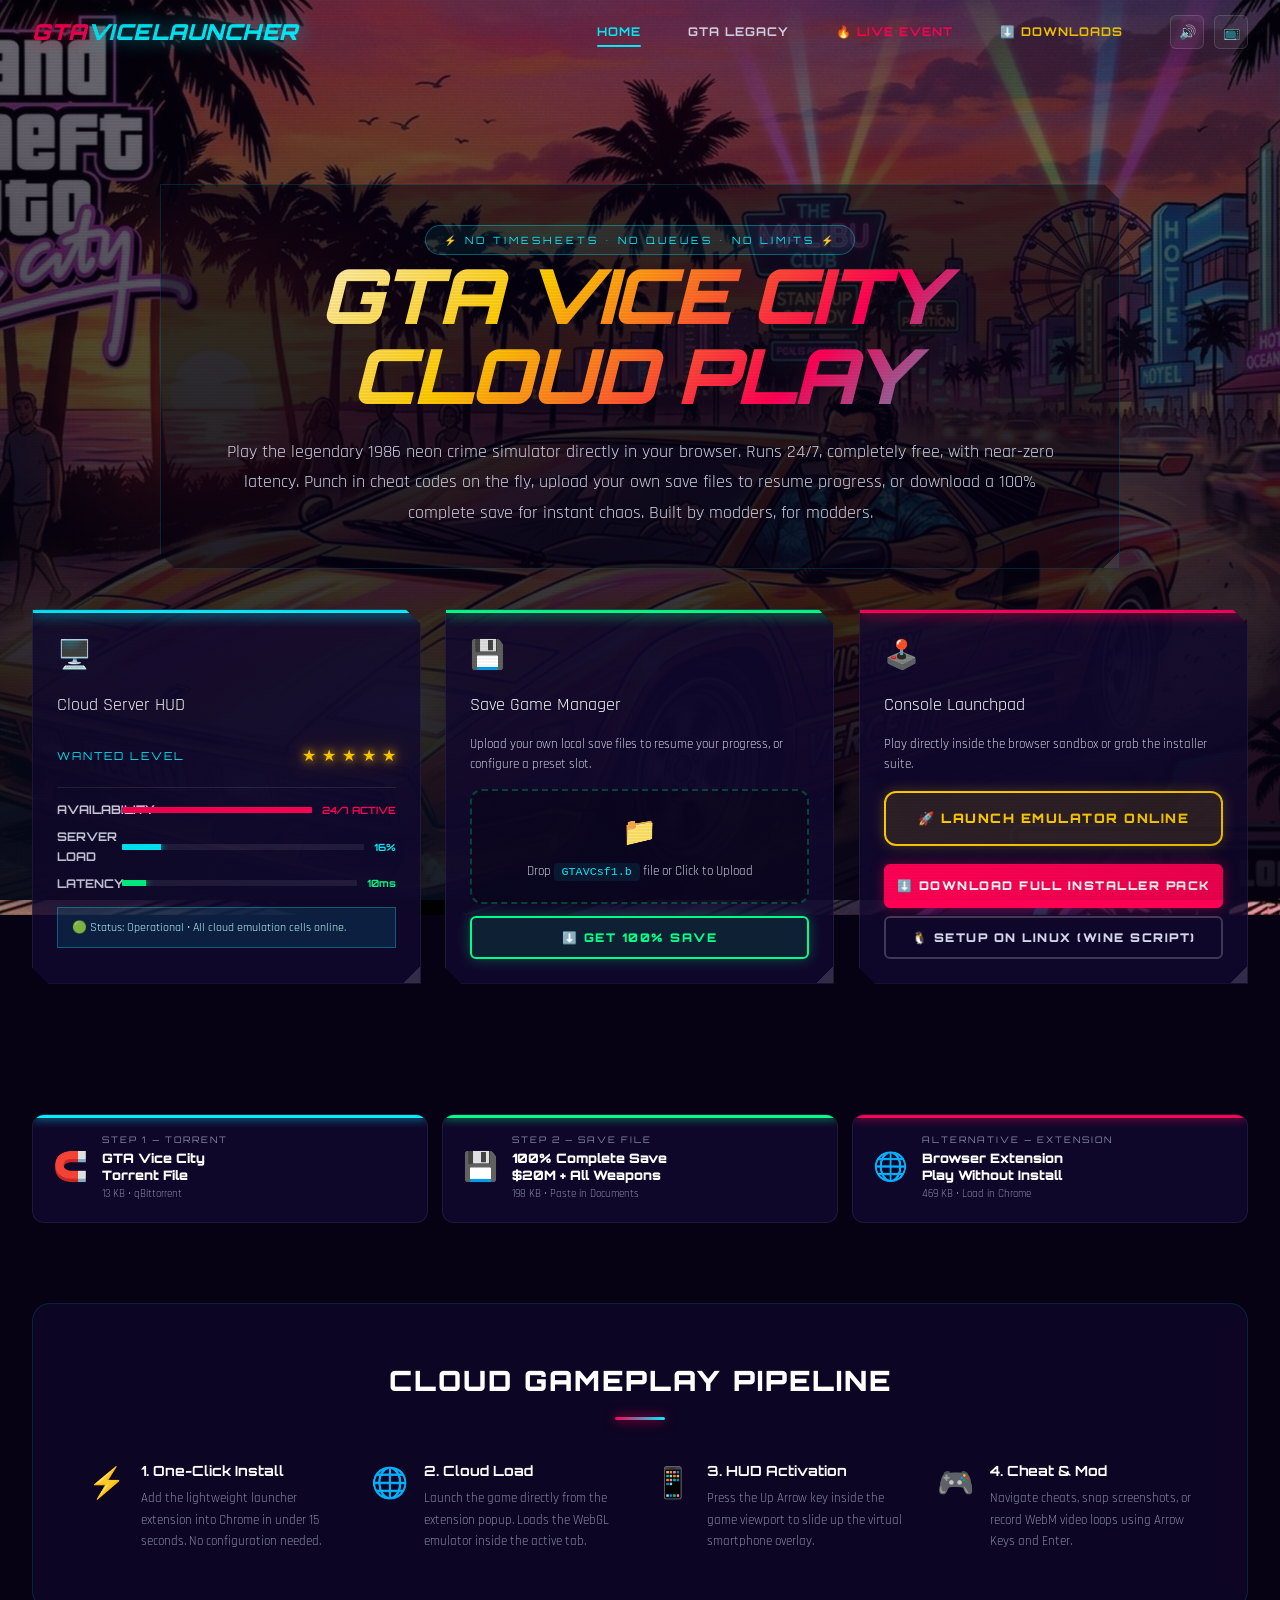
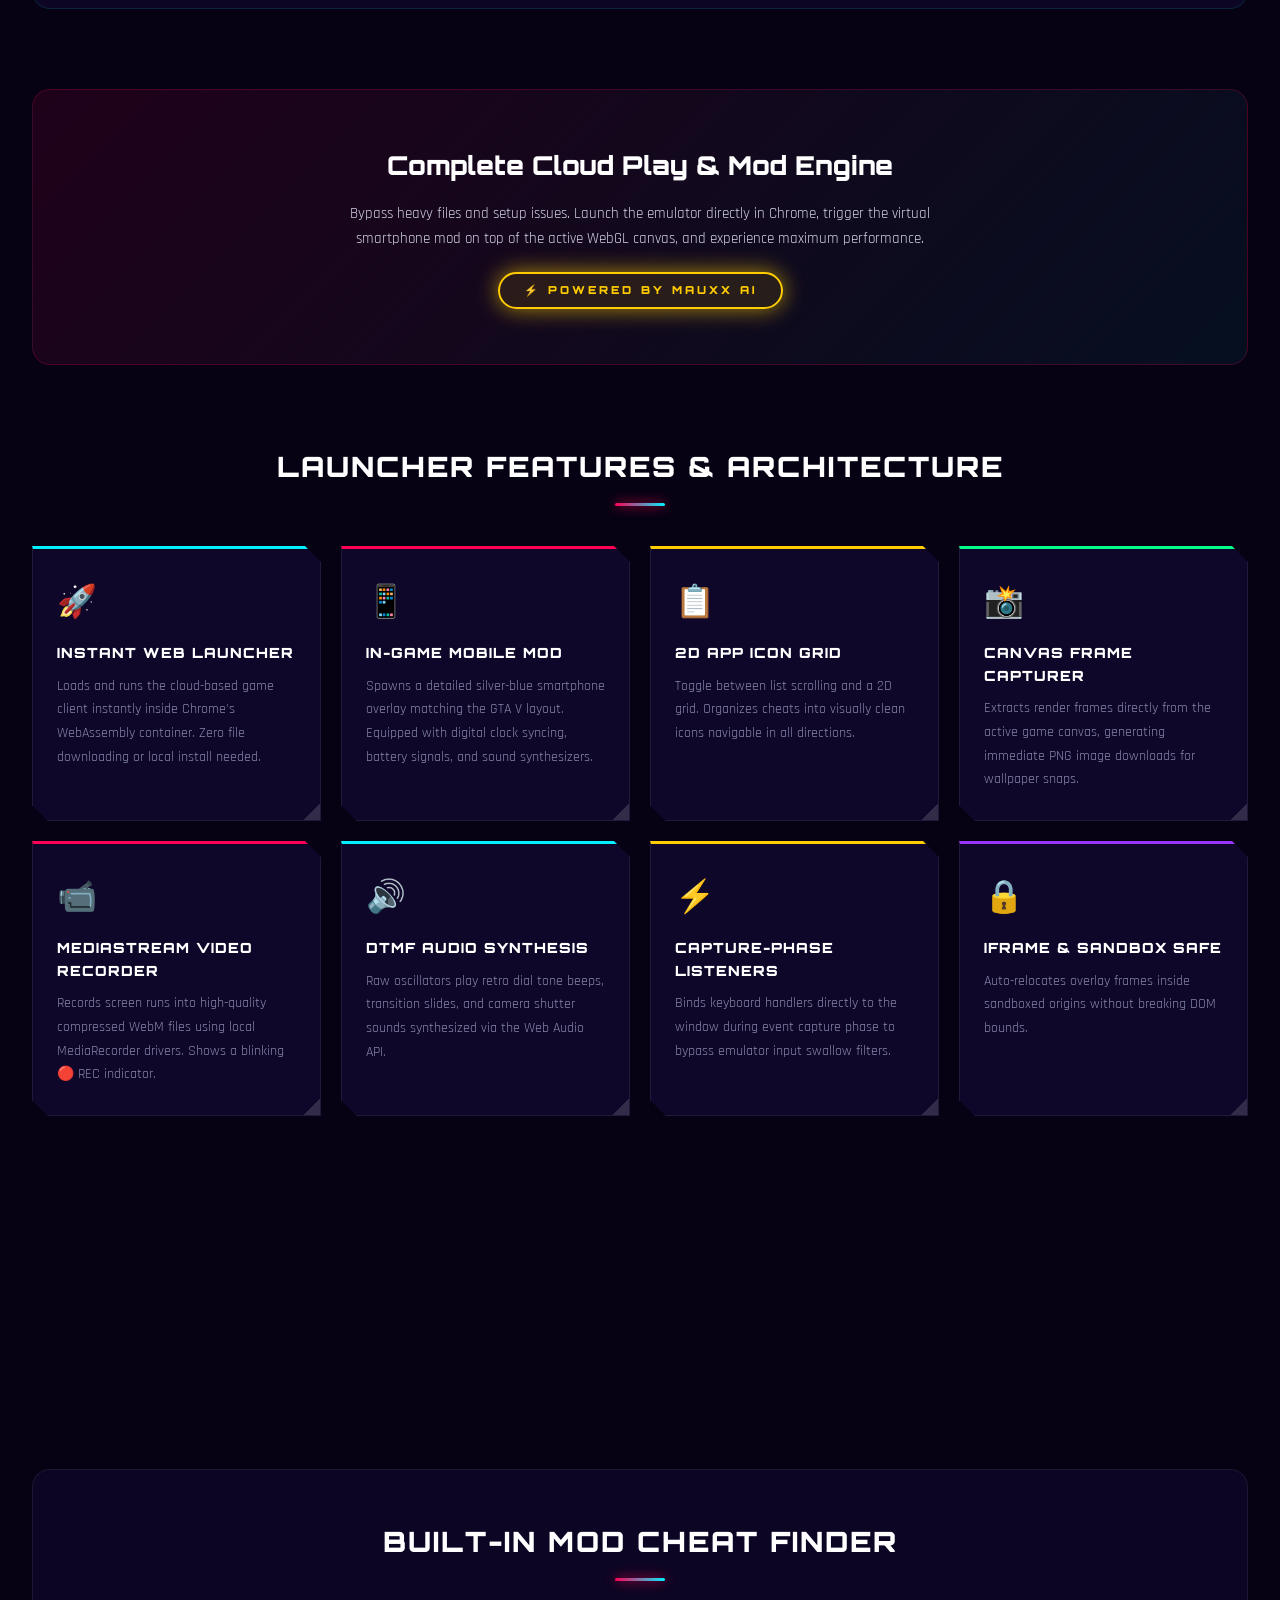
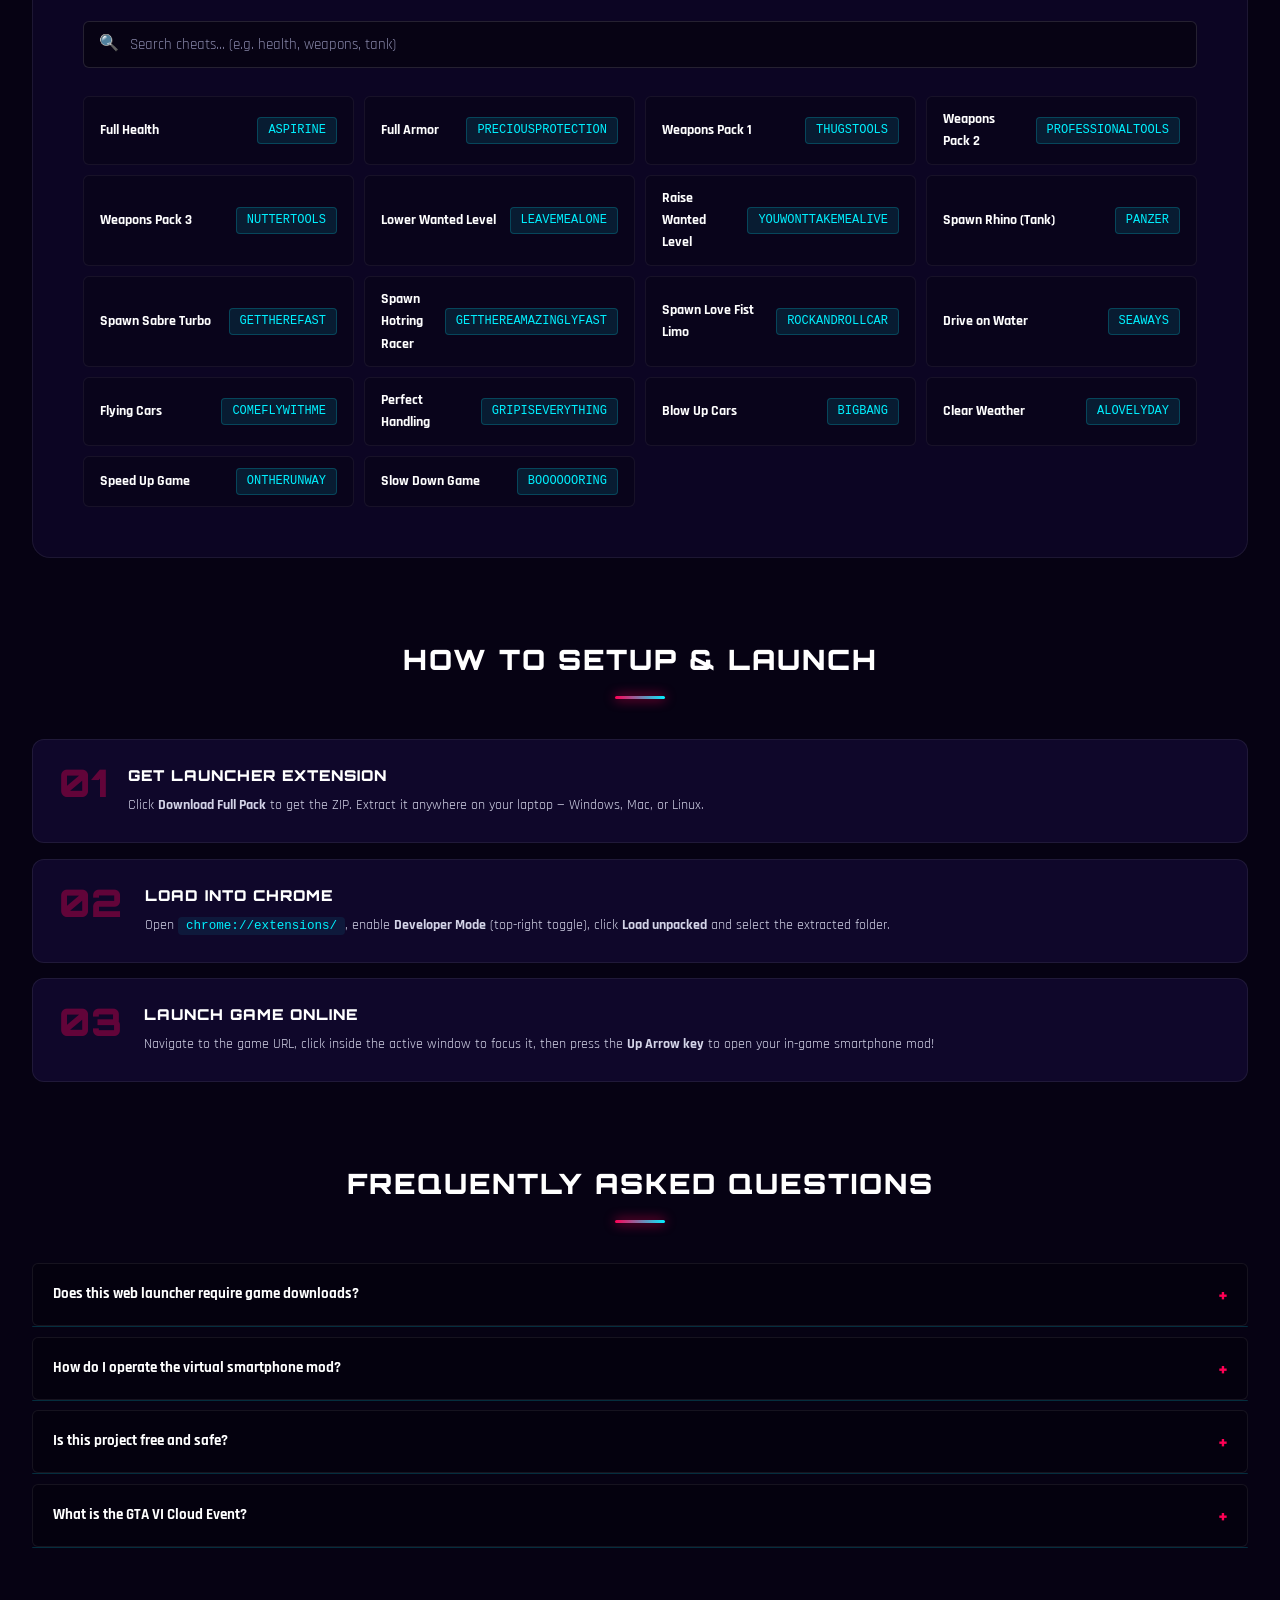
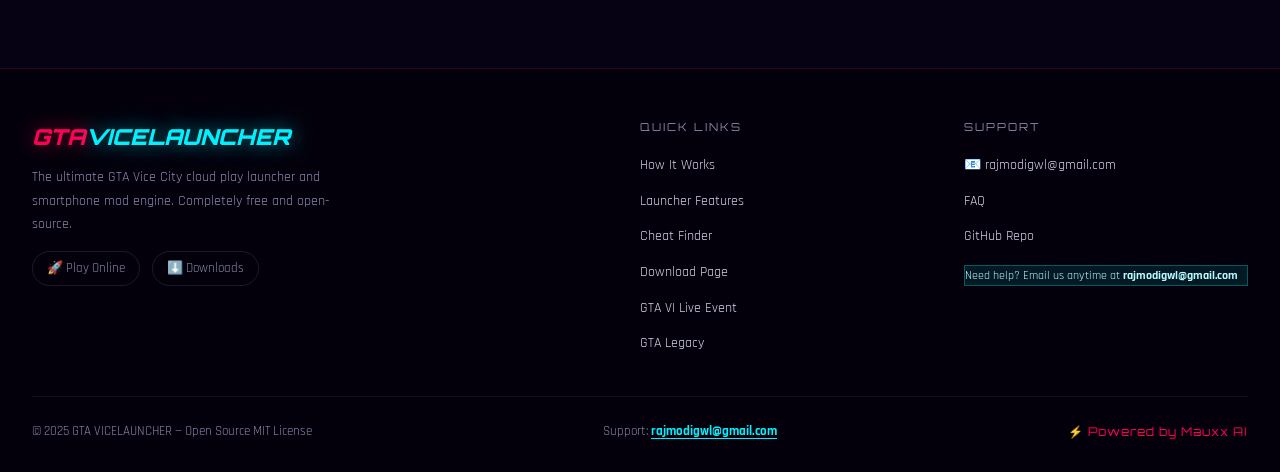
<file: docs/index.html>
<!DOCTYPE html>
<html lang="en">
<head>
  <link rel="icon" type="image/png" href="icons/icon-48.png">
  <meta charset="UTF-8">
  <meta name="viewport" content="width=device-width, initial-scale=1.0">
  <title>GTA VICELAUNCHER — Play GTA Vice City Online Free | Cloud Launcher</title>
  <meta name="description" content="Launch and play GTA Vice City online in your web browser. Free cloud launcher with built-in virtual smartphone mod, screenshots, and recording. Powered by Mauxx AI.">
  <meta name="keywords" content="play gta vice city online, gta vice city browser launcher, gta vice city download pc, gta vice city cheats, gta vice city cloud play, mauxx ai">

  <link rel="preconnect" href="https://fonts.googleapis.com">
  <link rel="preconnect" href="https://fonts.gstatic.com" crossorigin>
  <link href="https://fonts.googleapis.com/css2?family=Orbitron:wght@400;700;900&family=Rajdhani:wght@400;500;700&display=swap" rel="stylesheet">
  <link rel="preload" as="image" href="images/bg1.jpg">
  <link rel="stylesheet" href="shared.css?v=9.0">

  <style>
    /* ── HERO ── */
    .hero-section {
      padding: clamp(60px, 12vw, 120px) 0 clamp(50px, 8vw, 80px);
      max-width: 100%;
      text-align: center;
    }
    .hero-eyebrow {
      display: inline-flex; align-items: center; gap: 8px;
      font-family: var(--font-display); font-size: 10px;
      text-transform: uppercase; letter-spacing: 3px;
      color: var(--cyan); margin-bottom: 22px;
      padding: 6px 18px;
      border: 1px solid rgba(0,240,255,0.35);
      border-radius: var(--radius-pill);
      background: rgba(0,240,255,0.07);
      animation: fadeDrop .7s ease both;
      margin: 0 auto;
    }
    @keyframes fadeDrop { from{opacity:0;transform:translateY(-12px)} to{opacity:1;transform:none} }
    .hero-title {
      font-family: var(--font-display);
      font-size: clamp(34px, 7.8vw, 76px);
      font-weight: 900; font-style: italic;
      line-height: 1.05;
      background: linear-gradient(135deg, #fff 0%, #ffcc00 35%, #ff0055 70%, #00f0ff 100%);
      -webkit-background-clip: text; -webkit-text-fill-color: transparent;
      background-clip: text;
      text-shadow: none;
      margin-bottom: 22px;
      animation: fadeDrop .7s ease .1s both;
      letter-spacing: -1.5px;
      padding-right: 15px;
      width: 100%;
      text-align: center;
    }
    .hero-sub {
      color: var(--text-soft); font-size: clamp(15px, 2vw, 18px);
      max-width: 840px; margin: 0 auto 40px;
      line-height: 1.7; animation: fadeDrop .7s ease .2s both;
      text-align: center;
    }

    /* Launcher Dashboard Grid */
    .hero-dashboard-grid {
      display: grid;
      grid-template-columns: repeat(3, 1fr);
      gap: 24px;
      margin-bottom: 50px;
      text-align: left;
    }
    @media(max-width: 992px) {
      .hero-dashboard-grid {
        grid-template-columns: repeat(2, 1fr);
      }
    }
    @media(max-width: 768px) {
      .hero-dashboard-grid {
        grid-template-columns: 1fr;
      }
    }

    /* Save File Upload Widget */
    .save-dropzone {
      border: 2px dashed rgba(0, 255, 136, 0.25);
      background: rgba(0, 0, 0, 0.25);
      border-radius: var(--radius-md);
      padding: 20px;
      text-align: center;
      cursor: pointer;
      transition: all 0.2s ease;
      margin-bottom: 12px;
    }
    .save-dropzone:hover {
      border-color: var(--green);
      background: rgba(0, 255, 136, 0.05);
      box-shadow: 0 0 10px rgba(0, 255, 136, 0.15);
    }
    .dropzone-icon {
      font-size: 28px; display: block; margin-bottom: 6px;
    }
    .dropzone-text {
      font-size: 13px; color: var(--text-soft); line-height: 1.5; display: block;
    }
    .parsed-stats {
      background: rgba(0, 0, 0, 0.35);
      border: 1px solid rgba(255, 255, 255, 0.06);
      border-radius: var(--radius-sm);
      padding: 12px;
      margin-top: 10px;
      font-size: 13px;
    }

    /* ── QUICK DL STRIP ── */
    .quick-dl-strip {
      display: grid;
      grid-template-columns: repeat(auto-fit, minmax(210px, 1fr));
      gap: 14px; margin-bottom: 80px;
    }
    .qdl-card {
      background: var(--bg-card);
      border: 1px solid rgba(255,255,255,0.07);
      border-radius: var(--radius-md);
      padding: 18px 20px;
      display: flex; align-items: center; gap: 14px;
      text-decoration: none; color: var(--text);
      position: relative; overflow: hidden;
      transition: var(--transition);
      backdrop-filter: blur(8px);
    }
    .qdl-card::before {
      content: ''; position: absolute; top: 0; left: 0; right: 0; height: 3px;
    }
    .qdl-card:hover { transform: translateY(-5px); }
    .qdl-cyan::before  { background: var(--cyan);   box-shadow: 0 0 10px var(--cyan); }
    .qdl-cyan:hover    { border-color: rgba(0,240,255,.35); box-shadow: 0 6px 28px rgba(0,240,255,.12); }
    .qdl-green::before { background: var(--green);  box-shadow: 0 0 10px var(--green); }
    .qdl-green:hover   { border-color: rgba(0,255,136,.35); box-shadow: 0 6px 28px rgba(0,255,136,.12); }
    .qdl-pink::before  { background: var(--pink);   box-shadow: 0 0 10px var(--pink); }
    .qdl-pink:hover    { border-color: rgba(255,0,85,.35); box-shadow: 0 6px 28px rgba(255,0,85,.12); }
    .qdl-icon { font-size: 28px; flex-shrink: 0; }
    .qdl-tag  {
      font-family: var(--font-display); font-size: 9px;
      text-transform: uppercase; letter-spacing: 2px;
      color: var(--text-muted); margin-bottom: 3px;
    }
    .qdl-name {
      font-family: var(--font-display); font-size: clamp(11px, 1.6vw, 13px);
      font-weight: 900; line-height: 1.3;
    }
    .qdl-meta { font-size: 11px; color: var(--text-muted); margin-top: 2px; }

    /* ── PIPELINE ── */
    .pipeline-section {
      background: var(--bg-panel);
      border: 1px solid rgba(0,240,255,0.12);
      border-radius: var(--radius-lg);
      padding: clamp(30px, 5vw, 55px);
      margin-bottom: 80px;
      backdrop-filter: blur(10px);
    }
    .pipeline-grid {
      display: grid;
      grid-template-columns: repeat(auto-fit, minmax(200px, 1fr));
      gap: 28px;
    }
    .pipeline-step {
      display: flex; gap: 16px; align-items: flex-start;
    }
    .pipeline-num {
      font-family: var(--font-display); font-size: 28px; font-weight: 900;
      color: var(--cyan); opacity: 0.25; line-height: 1; flex-shrink: 0;
      min-width: 36px;
    }
    .pipeline-icon { font-size: 30px; flex-shrink: 0; }
    .pipeline-title { font-family: var(--font-display); font-size: 14px; font-weight: 700; margin-bottom: 6px; color: #fff; }
    .pipeline-desc  { font-size: 13px; color: var(--text-muted); line-height: 1.65; }

    /* ── BRANDING BANNER ── */
    .branding-banner {
      background: linear-gradient(135deg, rgba(255,0,85,0.1) 0%, rgba(0,240,255,0.06) 100%);
      border: 1px solid rgba(255,0,85,0.2);
      border-radius: var(--radius-lg);
      padding: clamp(30px, 5vw, 55px);
      text-align: center;
      margin-bottom: 80px;
      position: relative; overflow: hidden;
    }
    .branding-banner::before {
      content: '';
      position: absolute; inset: 0;
      background: repeating-linear-gradient(
        -45deg, transparent, transparent 30px,
        rgba(255,0,85,0.02) 30px, rgba(255,0,85,0.02) 31px
      );
    }
    .branding-title {
      font-family: var(--font-display); font-size: clamp(18px, 3vw, 26px);
      font-weight: 900; margin-bottom: 14px; color: #fff;
    }
    .branding-desc { color: var(--text-soft); max-width: 640px; margin: 0 auto 20px; font-size: 15px; line-height: 1.7; }
    .branding-pill {
      display: inline-flex; align-items: center; gap: 8px;
      font-family: var(--font-display); font-size: 11px; font-weight: 900;
      text-transform: uppercase; letter-spacing: 3px;
      color: var(--yellow); padding: 8px 24px;
      border: 2px solid var(--yellow); border-radius: var(--radius-pill);
      background: var(--yellow-dim);
      box-shadow: var(--glow-yellow);
      animation: pulseYellow 2.5s ease-in-out infinite;
    }

    /* ── FEATURES GRID ── */
    .features-section { margin-bottom: 80px; }
    .features-grid {
      display: grid;
      grid-template-columns: repeat(auto-fit, minmax(280px, 1fr));
      gap: 20px;
    }
    .feature-card {
      padding: 28px 24px;
      cursor: default;
    }
    .feature-emoji { font-size: 32px; margin-bottom: 14px; display: block; }
    .feature-name  {
      font-family: var(--font-display); font-size: 14px; font-weight: 900;
      margin-bottom: 10px; color: #fff; text-transform: uppercase; letter-spacing: 1px;
    }
    .feature-desc  { font-size: 14px; color: var(--text-muted); line-height: 1.7; }

    /* Accent colors for feature cards */
    .fc-pink   { border-top: 3px solid var(--pink);   }
    .fc-pink:hover   { border-color: var(--pink);   box-shadow: 0 8px 30px rgba(255,0,85,.15); }
    .fc-cyan   { border-top: 3px solid var(--cyan);   }
    .fc-cyan:hover   { border-color: var(--cyan);   box-shadow: 0 8px 30px rgba(0,240,255,.15); }
    .fc-yellow { border-top: 3px solid var(--yellow); }
    .fc-yellow:hover { border-color: var(--yellow); box-shadow: 0 8px 30px rgba(255,204,0,.15); }
    .fc-green  { border-top: 3px solid var(--green);  }
    .fc-green:hover  { border-color: var(--green);  box-shadow: 0 8px 30px rgba(0,255,136,.15); }
    .fc-purple { border-top: 3px solid var(--purple); }
    .fc-purple:hover { border-color: var(--purple); box-shadow: 0 8px 30px rgba(153,51,255,.15); }

    /* ── CHEAT FINDER ── */
    .cheat-section {
      background: var(--bg-panel);
      border: 1px solid rgba(255,255,255,0.07);
      border-radius: var(--radius-lg);
      padding: clamp(28px, 5vw, 50px);
      margin-bottom: 80px;
      backdrop-filter: blur(10px);
    }
    .cheat-search-wrap {
      position: relative; margin-bottom: 28px;
    }
    .cheat-search-wrap::before {
      content: '🔍';
      position: absolute; left: 16px; top: 50%;
      transform: translateY(-50%);
      font-size: 16px; z-index: 1;
    }
    #search-box {
      padding-left: 46px !important;
    }
    .cheat-grid {
      display: grid;
      grid-template-columns: repeat(auto-fill, minmax(260px, 1fr));
      gap: 10px;
    }
    .cheat-item {
      display: flex; align-items: center; justify-content: space-between;
      background: rgba(0,0,0,0.2);
      border: 1px solid rgba(255,255,255,0.06);
      border-radius: var(--radius-sm);
      padding: 11px 16px;
      transition: var(--transition);
      gap: 12px;
    }
    .cheat-item:hover {
      border-color: rgba(0,240,255,0.3);
      background: rgba(0,240,255,0.04);
    }
    .cheat-name  { font-weight: 700; font-size: 14px; }
    .cheat-code  {
      font-family: monospace; font-size: 12px;
      background: rgba(0,240,255,0.1);
      color: var(--cyan); border: 1px solid rgba(0,240,255,0.2);
      padding: 3px 10px; border-radius: 4px;
      text-transform: uppercase; white-space: nowrap; flex-shrink: 0;
      cursor: pointer; transition: background 0.2s;
    }
    .cheat-code:hover { background: rgba(0,240,255,0.2); }
    .cheat-code.copied { background: rgba(0,255,136,0.15); color: var(--green); border-color: var(--green); }

    /* ── SETUP STEPS ── */
    .setup-section { margin-bottom: 80px; }
    .step-list { display: flex; flex-direction: column; gap: 16px; }
    .step-card {
      display: flex; gap: 22px; align-items: flex-start;
      background: var(--bg-card);
      border: 1px solid rgba(255,255,255,0.07);
      border-radius: var(--radius-md);
      padding: 24px 26px;
      backdrop-filter: blur(8px);
      transition: var(--transition);
    }
    .step-card:hover { transform: translateX(6px); border-color: rgba(0,240,255,0.25); }
    .step-num {
      font-family: var(--font-display); font-size: clamp(26px, 5vw, 38px);
      font-weight: 900; color: var(--pink); opacity: 0.35; line-height: 1; flex-shrink: 0;
    }
    .step-title { font-family: var(--font-display); font-size: 15px; font-weight: 900; margin-bottom: 6px; text-transform: uppercase; letter-spacing: 1px; }
    .step-desc  { font-size: 14px; color: var(--text-soft); line-height: 1.7; }

    /* ── FAQ ── */
    .faq-section { margin-bottom: 80px; }

    /* ── FOOTER EXTRA ── */
    .footer-social-links { display: flex; gap: 12px; margin-top: 14px; flex-wrap: wrap; }
    .footer-social-link {
      display: inline-flex; align-items: center; gap: 6px;
      font-size: 13px; color: var(--text-muted);
      padding: 6px 14px;
      border: 1px solid rgba(255,255,255,0.1);
      border-radius: var(--radius-pill);
      transition: var(--transition);
    }
    .footer-social-link:hover { border-color: var(--cyan); color: var(--cyan); }

    /* ── PARTICLE CANVAS ── */
    #particle-canvas {
      position: fixed; inset: 0; z-index: -1;
      pointer-events: none; opacity: 0.35;
    }

    /* ── RESPONSIVE TWEAKS ── */
    @media(max-width: 600px) {
      .hero-stats { gap: 24px; }
      .pipeline-step { flex-direction: column; gap: 8px; }
    }
  </style>
</head>
<body>
<!-- Fixed Frozen Background -->
  <div id="bg-slide-1" class="bg-slide" style="background-image:url('images/bg1.jpg');opacity:1;"></div>
  <div id="bg-slide-2" class="bg-slide" style="background-image:url('images/bg2.jpg');opacity:0;"></div>
  <div id="bg-slide-3" class="bg-slide" style="background-image:url('images/bg3.jpg');opacity:0;"></div>
  <div id="bg-slide-4" class="bg-slide" style="background-image:url('images/vercetti_memories.jpg');opacity:0;"></div>
  <div class="bg-overlay"></div>

  <!-- Particle Canvas -->
  <canvas id="particle-canvas"></canvas>

  <!-- Mobile Nav Drawer -->
  <nav class="mobile-nav" id="mobile-nav" aria-label="Mobile Navigation">
    <button class="mobile-nav-close" onclick="closeMobileNav()" aria-label="Close menu">✕</button>
    <a href="index.html" class="active">🏠 Home</a>
    <a href="gta_legacy.html" class="nav-hot">📖 GTA Legacy</a>
    <a href="live_event.html" class="nav-hot">🔥 Live Event</a>
    <a href="download.html" class="nav-gold">⬇️ Downloads</a>
  </nav>

  <!-- Navigation -->
  <header class="site-header">
    <div class="nav-inner">
      <button class="hamburger" id="hamburger" aria-label="Toggle menu" onclick="toggleMobileNav()">
        <span></span><span></span><span></span>
      </button>

      <a href="index.html" class="nav-logo">GTA<span>VICELAUNCHER</span></a>
      <ul class="nav-links">
        <li><a href="index.html" class="active">Home</a></li>
        <li><a href="gta_legacy.html">GTA Legacy</a></li>
        <li><a href="live_event.html" class="nav-hot">🔥 Live Event</a></li>
        <li><a href="download.html" class="nav-gold">⬇️ Downloads</a></li>
      </ul>
      <!-- Nav Controls (Mute/CRT Settings) -->
      <div class="nav-controls">
        <button id="audio-toggle" class="control-btn" title="Toggle Sound Effects" aria-label="Toggle Sound Effects">🔊</button>
        <button id="crt-toggle" class="control-btn" title="Toggle CRT Screen Scanlines" aria-label="Toggle CRT Screen Scanlines">📺</button>
      </div>
      
    </div>
  </header>

  <div class="page-body">

    <!-- ══ HERO ══ -->
    <section class="hero-section reveal">
      <div class="glass-card" style="max-width: 960px; margin: 0 auto 40px; padding: 40px clamp(20px, 5vw, 60px); backdrop-filter: blur(8px); background: rgba(6, 2, 19, 0.45); border: 1px solid rgba(0, 240, 255, 0.15); box-sizing: border-box;">
        <div class="hero-eyebrow">⚡ NO TIMESHEETS • NO QUEUES • NO LIMITS ⚡</div>
        <h1 class="hero-title" style="margin-bottom: 22px;">GTA VICE CITY<br>CLOUD PLAY</h1>
        <p class="hero-sub" style="margin-bottom: 0;">Play the legendary 1986 neon crime simulator directly in your browser. Runs 24/7, completely free, with near-zero latency. Punch in cheat codes on the fly, upload your own save files to resume progress, or download a 100% complete save for instant chaos. Built by modders, for modders.</p>
      </div>

      <div class="hero-dashboard-grid">
        
        <!-- CARD 1: EMULATOR CONFIG / SERVER LOAD -->
        <div class="glass-card dl-card accent-cyan hover-cyan reveal" style="padding: 24px;">
          <span style="font-size: 28px; display: block; margin-bottom: 12px;">🖥️</span>
          <div class="dl-title" style="font-size: 18px; margin-bottom: 14px;">Cloud Server HUD</div>
          
          <div style="display: flex; justify-content: space-between; align-items: center; border-bottom: 1px solid rgba(255,255,255,0.1); padding-bottom: 8px; margin-bottom: 12px;">
            <span style="font-family: var(--font-display); font-size: 11px; letter-spacing: 2px; text-transform: uppercase; color: var(--cyan);">Wanted Level</span>
            <div class="hud-wanted">
              <span class="hud-star active">★</span>
              <span class="hud-star active">★</span>
              <span class="hud-star active">★</span>
              <span class="hud-star active">★</span>
              <span class="hud-star active">★</span>
            </div>
          </div>
          <div class="hud-stats-group" style="margin-bottom: 14px;">
            <div class="hud-stat-item">
              <span class="hud-stat-label">Availability</span>
              <div class="hud-stat-bar"><div class="hud-stat-fill health" style="width: 100%;"></div></div>
              <span style="font-family: var(--font-display); font-size: 10px; color: var(--pink); font-weight: 700;">24/7 ACTIVE</span>
            </div>
            <div class="hud-stat-item">
              <span class="hud-stat-label">Server Load</span>
              <div class="hud-stat-bar"><div class="hud-stat-fill armor" style="width: 16%;"></div></div>
              <span style="font-family: var(--font-display); font-size: 10px; color: var(--cyan); font-weight: 700;">16%</span>
            </div>
            <div class="hud-stat-item">
              <span class="hud-stat-label">Latency</span>
              <div class="hud-stat-bar"><div class="hud-stat-fill stamina" style="width: 10%;"></div></div>
              <span style="font-family: var(--font-display); font-size: 10px; color: var(--green); font-weight: 700;">10ms</span>
            </div>
          </div>
          <div class="info-tip" style="margin: 0; font-size: 12px; padding: 10px 14px;">🟢 Status: Operational • All cloud emulation cells online.</div>
        </div>

        <!-- CARD 2: SAVE FILE SYNCHRONIZER -->
        <div class="glass-card dl-card accent-green hover-green reveal" style="padding: 24px; display: flex; flex-direction: column;">
          <span style="font-size: 28px; display: block; margin-bottom: 12px;">💾</span>
          <div class="dl-title" style="font-size: 18px; margin-bottom: 14px;">Save Game Manager</div>
          <p style="font-size: 13px; color: var(--text-soft); line-height: 1.6; margin-bottom: 14px;">Upload your own local save files to resume your progress, or configure a preset slot.</p>
          
          <div class="save-dropzone" onclick="triggerSaveUpload()" id="save-dropzone">
            <span class="dropzone-icon">📁</span>
            <span class="dropzone-text">Drop <code>GTAVCsf1.b</code> file or Click to Upload</span>
          </div>
          <input type="file" id="save-file-input" style="display:none;" accept=".b" onchange="handleSaveUpload(this)">

          <div id="parsed-stats-container" class="parsed-stats" style="display:none;"></div>
          
          <div style="display:flex; gap:10px; margin-top:auto;">
            <a href="downloads/GTAVCsf1.b" download class="btn btn-green btn-full" style="font-size:12px; padding: 10px;">⬇️ Get 100% Save</a>
          </div>
        </div>

        <!-- CARD 3: PLAY CONSOLE LAUNCHPAD -->
        <div class="glass-card dl-card accent-pink hover-pink reveal" style="padding: 24px; display: flex; flex-direction: column;">
          <span style="font-size: 28px; display: block; margin-bottom: 12px;">🕹️</span>
          <div class="dl-title" style="font-size: 18px; margin-bottom: 14px;">Console Launchpad</div>
          <p style="font-size: 13px; color: var(--text-soft); line-height: 1.6; margin-bottom: 16px;">Play directly inside the browser sandbox or grab the installer suite.</p>
          
          <a href="game/index.html" class="btn-mega" target="_blank" style="width:100%; text-align:center; font-size:13px; padding:15px; margin-bottom:12px; border-radius:12px; box-sizing: border-box;">
            🚀 LAUNCH EMULATOR ONLINE
          </a>
          
          <div style="display:flex; flex-direction:column; gap:8px; margin-top:auto;">
            <a href="download.html" class="btn btn-pink btn-full" style="font-size:12px; padding: 10px;">⬇️ Download Full Installer Pack</a>
            <a href="download.html#how-to-run-on-linux-wine-setup" class="btn btn-ghost btn-full" style="font-size:12px; padding: 10px;">🐧 Setup on Linux (Wine Script)</a>
          </div>
        </div>

      </div>
    </section>

    <!-- ══ QUICK DOWNLOAD STRIP ══ -->
    <div class="quick-dl-strip reveal">
      <a href="downloads/Grand-Theft-Auto-Vice-City.torrent" download class="qdl-card qdl-cyan">
        <div class="qdl-icon">🧲</div>
        <div>
          <div class="qdl-tag">Step 1 — Torrent</div>
          <div class="qdl-name">GTA Vice City<br>Torrent File</div>
          <div class="qdl-meta">13 KB • qBittorrent</div>
        </div>
      </a>
      <a href="downloads/GTAVCsf1.b" download class="qdl-card qdl-green">
        <div class="qdl-icon">💾</div>
        <div>
          <div class="qdl-tag">Step 2 — Save File</div>
          <div class="qdl-name">100% Complete Save<br>$20M + All Weapons</div>
          <div class="qdl-meta">198 KB • Paste in Documents</div>
        </div>
      </a>
      <a href="downloads/vice-city-cloud-mobile-trainer.zip" download class="qdl-card qdl-pink">
        <div class="qdl-icon">🌐</div>
        <div>
          <div class="qdl-tag">Alternative — Extension</div>
          <div class="qdl-name">Browser Extension<br>Play Without Install</div>
          <div class="qdl-meta">469 KB • Load in Chrome</div>
        </div>
      </a>
    </div>

    <!-- ══ PIPELINE ══ -->
    <section id="pipeline" class="pipeline-section reveal section">
      <h2 class="sec-title">Cloud Gameplay Pipeline</h2>
      <div class="pipeline-grid">
        <div class="pipeline-step">
          <span class="pipeline-icon">⚡</span>
          <div>
            <div class="pipeline-title">1. One-Click Install</div>
            <p class="pipeline-desc">Add the lightweight launcher extension into Chrome in under 15 seconds. No configuration needed.</p>
          </div>
        </div>
        <div class="pipeline-step">
          <span class="pipeline-icon">🌐</span>
          <div>
            <div class="pipeline-title">2. Cloud Load</div>
            <p class="pipeline-desc">Launch the game directly from the extension popup. Loads the WebGL emulator inside the active tab.</p>
          </div>
        </div>
        <div class="pipeline-step">
          <span class="pipeline-icon">📱</span>
          <div>
            <div class="pipeline-title">3. HUD Activation</div>
            <p class="pipeline-desc">Press the Up Arrow key inside the game viewport to slide up the virtual smartphone overlay.</p>
          </div>
        </div>
        <div class="pipeline-step">
          <span class="pipeline-icon">🎮</span>
          <div>
            <div class="pipeline-title">4. Cheat & Mod</div>
            <p class="pipeline-desc">Navigate cheats, snap screenshots, or record WebM video loops using Arrow Keys and Enter.</p>
          </div>
        </div>
      </div>
    </section>

    <!-- ══ BRANDING BANNER ══ -->
    <section class="branding-banner reveal section">
      <div class="branding-title">Complete Cloud Play & Mod Engine</div>
      <p class="branding-desc">Bypass heavy files and setup issues. Launch the emulator directly in Chrome, trigger the virtual smartphone mod on top of the active WebGL canvas, and experience maximum performance.</p>
      <div class="branding-pill">⚡ Powered by Mauxx AI</div>
    </section>

    <!-- ══ FEATURES ══ -->
    <section id="features" class="features-section reveal section">
      <h2 class="sec-title">Launcher Features & Architecture</h2>
      <div class="features-grid">

        <div class="glass-card feature-card fc-cyan reveal">
          <span class="feature-emoji">🚀</span>
          <h3 class="feature-name">Instant Web Launcher</h3>
          <p class="feature-desc">Loads and runs the cloud-based game client instantly inside Chrome's WebAssembly container. Zero file downloading or local install needed.</p>
        </div>

        <div class="glass-card feature-card fc-pink reveal">
          <span class="feature-emoji">📱</span>
          <h3 class="feature-name">In-Game Mobile Mod</h3>
          <p class="feature-desc">Spawns a detailed silver-blue smartphone overlay matching the GTA V layout. Equipped with digital clock syncing, battery signals, and sound synthesizers.</p>
        </div>

        <div class="glass-card feature-card fc-yellow reveal">
          <span class="feature-emoji">📋</span>
          <h3 class="feature-name">2D App Icon Grid</h3>
          <p class="feature-desc">Toggle between list scrolling and a 2D grid. Organizes cheats into visually clean icons navigable in all directions.</p>
        </div>

        <div class="glass-card feature-card fc-green reveal">
          <span class="feature-emoji">📸</span>
          <h3 class="feature-name">Canvas Frame Capturer</h3>
          <p class="feature-desc">Extracts render frames directly from the active game canvas, generating immediate PNG image downloads for wallpaper snaps.</p>
        </div>

        <div class="glass-card feature-card fc-pink reveal">
          <span class="feature-emoji">📹</span>
          <h3 class="feature-name">MediaStream Video Recorder</h3>
          <p class="feature-desc">Records screen runs into high-quality compressed WebM files using local MediaRecorder drivers. Shows a blinking 🔴 REC indicator.</p>
        </div>

        <div class="glass-card feature-card fc-cyan reveal">
          <span class="feature-emoji">🔊</span>
          <h3 class="feature-name">DTMF Audio Synthesis</h3>
          <p class="feature-desc">Raw oscillators play retro dial tone beeps, transition slides, and camera shutter sounds synthesized via the Web Audio API.</p>
        </div>

        <div class="glass-card feature-card fc-yellow reveal">
          <span class="feature-emoji">⚡</span>
          <h3 class="feature-name">Capture-Phase Listeners</h3>
          <p class="feature-desc">Binds keyboard handlers directly to the window during event capture phase to bypass emulator input swallow filters.</p>
        </div>

        <div class="glass-card feature-card fc-purple reveal">
          <span class="feature-emoji">🔒</span>
          <h3 class="feature-name">Iframe & Sandbox Safe</h3>
          <p class="feature-desc">Auto-relocates overlay frames inside sandboxed origins without breaking DOM bounds.</p>
        </div>

        <div class="glass-card feature-card fc-green reveal">
          <span class="feature-emoji">💨</span>
          <h3 class="feature-name">60FPS GPU Optimization</h3>
          <p class="feature-desc">Refined stylesheet layers remove backdrop blur properties, protecting the GPU from framerate drops during 3D rendering.</p>
        </div>

      </div>
    </section>

    <!-- ══ CHEAT FINDER ══ -->
    <section id="cheats" class="cheat-section reveal section">
      <h2 class="sec-title">Built-in Mod Cheat Finder</h2>
      <div class="cheat-search-wrap">
        <input type="text" id="search-box" class="input-field" placeholder="Search cheats... (e.g. health, weapons, tank)" oninput="filterCheats()">
      </div>
      <div id="cheat-grid" class="cheat-grid"></div>
    </section>

    <!-- ══ SETUP STEPS ══ -->
    <section id="install" class="setup-section reveal section">
      <h2 class="sec-title">How to Setup & Launch</h2>
      <div class="step-list">
        <div class="step-card reveal">
          <div class="step-num">01</div>
          <div>
            <h3 class="step-title">Get Launcher Extension</h3>
            <p class="step-desc">Click <strong>Download Full Pack</strong> to get the ZIP. Extract it anywhere on your laptop — Windows, Mac, or Linux.</p>
          </div>
        </div>
        <div class="step-card reveal">
          <div class="step-num">02</div>
          <div>
            <h3 class="step-title">Load into Chrome</h3>
            <p class="step-desc">Open <code>chrome://extensions/</code>, enable <strong>Developer Mode</strong> (top-right toggle), click <strong>Load unpacked</strong> and select the extracted folder.</p>
          </div>
        </div>
        <div class="step-card reveal">
          <div class="step-num">03</div>
          <div>
            <h3 class="step-title">Launch Game Online</h3>
            <p class="step-desc">Navigate to the game URL, click inside the active window to focus it, then press the <strong>Up Arrow key</strong> to open your in-game smartphone mod!</p>
          </div>
        </div>
      </div>
    </section>

    <!-- ══ FAQ ══ -->
    <section id="faq" class="faq-section reveal section">
      <h2 class="sec-title">Frequently Asked Questions</h2>

      <div class="faq-item reveal" id="faq1">
        <div class="faq-q" onclick="toggleFaq('faq1')">
          Does this web launcher require game downloads?
          <span class="faq-icon">+</span>
        </div>
        <div class="faq-a">
          No! The web launcher streams and runs the game code directly inside Chrome's WebAssembly sandbox. You don't need to download or install the actual game on your laptop — everything runs in your browser tab.
        </div>
      </div>

      <div class="faq-item reveal" id="faq2">
        <div class="faq-q" onclick="toggleFaq('faq2')">
          How do I operate the virtual smartphone mod?
          <span class="faq-icon">+</span>
        </div>
        <div class="faq-a">
          Use the <strong>Up Arrow</strong> key to pull the phone up from the bottom of the screen. Navigate with Arrow Keys, press <strong>Enter</strong> to dial or trigger cheats, and <strong>Backspace / Escape</strong> to close the phone.
        </div>
      </div>

      <div class="faq-item reveal" id="faq3">
        <div class="faq-q" onclick="toggleFaq('faq3')">
          Is this project free and safe?
          <span class="faq-icon">+</span>
        </div>
        <div class="faq-a">
          Yes — 100% free and open-source. The launcher runs entirely locally inside your browser tab without sending any personal data. Licensed under the MIT license.
        </div>
      </div>

      <div class="faq-item reveal" id="faq4">
        <div class="faq-q" onclick="toggleFaq('faq4')">
          What is the GTA VI Cloud Event?
          <span class="faq-icon">+</span>
        </div>
        <div class="faq-a">
          We are hosting a live launch day tournament on YouTube, routing real-time play feeds from 5 PlayStation 5 setups in our studio. Win slots to play GTA VI on release day for FREE — no PS5 required! See the <a href="live_event.html" style="color:var(--pink)">Live Event</a> page for full details.
        </div>
      </div>

    </section>

  </div>

  <!-- ══ FOOTER ══ -->
  <footer class="site-footer">
    <div class="footer-inner">
      <div class="footer-grid">
        <div>
          <div class="footer-brand-name">GTA<span>VICELAUNCHER</span></div>
          <p class="footer-tagline">The ultimate GTA Vice City cloud play launcher and smartphone mod engine. Completely free and open-source.</p>
          <div class="footer-social-links">
            <a href="game/index.html" target="_blank" class="footer-social-link">🚀 Play Online</a>
            <a href="download.html" class="footer-social-link">⬇️ Downloads</a>
          </div>
        </div>
        <div>
          <div class="footer-col-title">Quick Links</div>
          <ul class="footer-links">
            <li><a href="#pipeline">How It Works</a></li>
            <li><a href="#features">Launcher Features</a></li>
            <li><a href="#cheats">Cheat Finder</a></li>
            <li><a href="download.html">Download Page</a></li>
            <li><a href="live_event.html">GTA VI Live Event</a></li>
            <li><a href="gta_legacy.html">GTA Legacy</a></li>
          </ul>
        </div>
        <div>
          <div class="footer-col-title">Support</div>
          <ul class="footer-links">
            <li><a href="mailto:rajmodigwl@gmail.com">📧 rajmodigwl@gmail.com</a></li>
            <li><a href="#faq">FAQ</a></li>
            <li><a href="https://github.com/rajmodi135/vice-city-launcher" target="_blank">GitHub Repo</a></li>
          </ul>
          <div class="info-tip" style="margin-top:16px;font-size:12px;">
            Need help? Email us anytime at <strong>rajmodigwl@gmail.com</strong>
          </div>
        </div>
      </div>
      <hr class="footer-divider">
      <div class="footer-bottom">
        <span>© 2025 GTA VICELAUNCHER — Open Source MIT License</span>
        <span class="footer-support">Support: <a href="mailto:rajmodigwl@gmail.com">rajmodigwl@gmail.com</a></span>
        <span class="footer-powered">⚡ Powered by Mauxx AI</span>
      </div>
    </div>
  </footer>

  <!-- Back to Top -->
  <button class="back-to-top" id="btt" onclick="window.scrollTo({top:0,behavior:'smooth'})">↑</button>

  <script>
    // ── Particle background (Only run on desktop to prevent mobile lag) ──
    (function() {
      const c = document.getElementById('particle-canvas');
      if (!c) return;
      if (window.innerWidth <= 768) {
        c.remove();
        return;
      }
      const ctx = c.getContext('2d');
      let W, H, pts = [];
      function resize() {
        W = c.width  = window.innerWidth;
        H = c.height = window.innerHeight;
      }
      resize();
      window.addEventListener('resize', resize);
      const colors = ['#ff0055','#00f0ff','#ffcc00','#9933ff','#00ff88'];
      for (let i = 0; i < 15; i++) {
        pts.push({
          x: Math.random()*W, y: Math.random()*H,
          r: 1 + Math.random()*2,
          vx: (Math.random()-.5)*.3,
          vy: (Math.random()-.5)*.3,
          color: colors[i % colors.length],
          alpha: 0.15 + Math.random()*.35
        });
      }
      function draw() {
        ctx.clearRect(0,0,W,H);
        pts.forEach(p => {
          p.x += p.vx; p.y += p.vy;
          if (p.x < 0) p.x = W; if (p.x > W) p.x = 0;
          if (p.y < 0) p.y = H; if (p.y > H) p.y = 0;
          ctx.beginPath();
          ctx.arc(p.x, p.y, p.r, 0, Math.PI*2);
          ctx.fillStyle = p.color;
          ctx.globalAlpha = p.alpha;
          ctx.fill();
        });
        ctx.globalAlpha = 1;
        requestAnimationFrame(draw);
      }
      draw();
    })();

    // ── Universal Scroll Reveal (all variants) ──
    const revealObs = new IntersectionObserver((entries) => {
      entries.forEach(entry => {
        if (entry.isIntersecting) {
          entry.target.classList.add('visible');
        }
      });
    }, { threshold: 0.06, rootMargin: '0px 0px -30px 0px' });
    document.querySelectorAll('.reveal,.reveal-fade,.reveal-zoom,.reveal-left,.reveal-right,.reveal-flip').forEach(el => revealObs.observe(el));

    // ── Unified Scroll Handling (Progress, Back-to-Top, Header Scrolled state, Scroll-Switch & Zoom Bg) ──
    const btt = document.getElementById('btt');
    const header = document.querySelector('.site-header');
    const bgSlides = document.querySelectorAll('.bg-slide');

    function handleScroll() {
      const scrollY = window.scrollY;
      const doc = document.documentElement;
      const scrollHeight = doc.scrollHeight - doc.clientHeight;
      const pct = scrollHeight > 0 ? Math.max(0, Math.min(scrollY / scrollHeight, 1.0)) : 0;

      // Back to Top button
      if (btt) btt.classList.toggle('show', scrollY > 400);

      // Header scrolled state
      if (header) {
        if (scrollY > 15) {
          header.classList.add('scrolled');
        } else {
          header.classList.remove('scrolled');
        }
      }

      // Scroll-driven Background switching (4 slides)
      let activeIdx = 0;
      if (pct > 0.75) {
        activeIdx = 3;
      } else if (pct > 0.5) {
        activeIdx = 2;
      } else if (pct > 0.25) {
        activeIdx = 1;
      }

      bgSlides.forEach((slide, idx) => {
        if (idx === activeIdx) {
          slide.style.opacity = '1';
        } else {
          slide.style.opacity = '0';
        }
      });
    }

    let scrollScheduled = false;
    window.addEventListener('scroll', () => {
      if (!scrollScheduled) {
        scrollScheduled = true;
        requestAnimationFrame(() => {
          handleScroll();
          scrollScheduled = false;
        });
      }
    }, { passive: true });
    handleScroll(); // Initial check on page load

    // ── Animated stat counters ──
    document.querySelectorAll('[data-target]').forEach(el => {
      const target = parseInt(el.dataset.target);
      const suffix = el.dataset.suffix || '';
      let current = 0;
      const step = target / 60;
      const timer = setInterval(() => {
        current = Math.min(current + step, target);
        el.textContent = Math.floor(current / 1000) + (suffix || '');
        if (current >= target) clearInterval(timer);
      }, 30);
    });

    // ── Cheat Finder ──
    const CHEATS = [
      { name: "Full Health",           code: "aspirine" },
      { name: "Full Armor",            code: "preciousprotection" },
      { name: "Weapons Pack 1",        code: "thugstools" },
      { name: "Weapons Pack 2",        code: "professionaltools" },
      { name: "Weapons Pack 3",        code: "nuttertools" },
      { name: "Lower Wanted Level",    code: "leavemealone" },
      { name: "Raise Wanted Level",    code: "youwonttakemealive" },
      { name: "Spawn Rhino (Tank)",    code: "panzer" },
      { name: "Spawn Sabre Turbo",     code: "gettherefast" },
      { name: "Spawn Hotring Racer",   code: "getthereamazinglyfast" },
      { name: "Spawn Love Fist Limo",  code: "rockandrollcar" },
      { name: "Drive on Water",        code: "seaways" },
      { name: "Flying Cars",           code: "comeflywithme" },
      { name: "Perfect Handling",      code: "gripiseverything" },
      { name: "Blow Up Cars",          code: "bigbang" },
      { name: "Clear Weather",         code: "alovelyday" },
      { name: "Speed Up Game",         code: "ontherunway" },
      { name: "Slow Down Game",        code: "booooooring" }
    ];

    function renderCheats(data) {
      const grid = document.getElementById('cheat-grid');
      grid.innerHTML = data.length ? data.map(c => `
        <div class="cheat-item">
          <span class="cheat-name">${c.name}</span>
          <span class="cheat-code" onclick="copyCheat(this,'${c.code}')">${c.code.toUpperCase()}</span>
        </div>`).join('') :
        '<div style="color:var(--text-muted);text-align:center;padding:24px;grid-column:1/-1;">No cheats match your search.</div>';
    }

    function copyCheat(el, code) {
      if (window.GTAAudio) GTAAudio.playSuccess();
      navigator.clipboard?.writeText(code).then(() => {
        const rect = el.getBoundingClientRect();
        const floatText = document.createElement('span');
        floatText.textContent = '+ COPIED!';
        floatText.style.position = 'fixed';
        floatText.style.top = `${rect.top - 20}px`;
        floatText.style.left = `${rect.left + (rect.width / 2) - 40}px`;
        floatText.style.fontFamily = 'var(--font-display)';
        floatText.style.fontSize = '12px';
        floatText.style.fontWeight = '900';
        floatText.style.color = 'var(--cyan)';
        floatText.style.textShadow = 'var(--glow-cyan)';
        floatText.style.zIndex = '9999';
        floatText.style.pointerEvents = 'none';
        floatText.style.animation = 'floatUpFade 0.8s ease-out forwards';
        document.body.appendChild(floatText);
        setTimeout(() => floatText.remove(), 800);

        el.classList.add('copied');
        const orig = el.textContent;
        el.textContent = '✅ COPIED!';
        setTimeout(() => { el.textContent = orig; el.classList.remove('copied'); }, 1200);
      });
    }

    function filterCheats() {
      const q = document.getElementById('search-box').value.toLowerCase();
      renderCheats(CHEATS.filter(c => c.name.toLowerCase().includes(q) || c.code.includes(q)));
    }

    renderCheats(CHEATS);

    // ── FAQ Accordion ──
    function toggleFaq(id) {
      const item = document.getElementById(id);
      item.classList.toggle('open');
    }

    // ── Hamburger Menu ──
    function toggleMobileNav() {
      const hamburger = document.getElementById('hamburger');
      if (window.innerWidth > 768) {
        // Desktop: Toggle inline staggered links
        const navLinks = document.querySelector('.nav-links');
        const isOpen = navLinks.classList.toggle('open');
        hamburger.classList.toggle('open', isOpen);
      } else {
        // Mobile: Toggle drawer
        const mobileNav = document.getElementById('mobile-nav');
        if (mobileNav.classList.contains('open')) {
          closeMobileNav();
        } else {
          openMobileNav();
        }
      }
    }
    function openMobileNav() {
      document.getElementById('mobile-nav').classList.add('open');
      document.getElementById('hamburger').classList.add('open');
      document.body.style.overflow = 'hidden';
    }
    function closeMobileNav() {
      document.getElementById('mobile-nav').classList.remove('open');
      document.getElementById('hamburger').classList.remove('open');
      document.body.style.overflow = '';
      const navLinks = document.querySelector('.nav-links');
      if (navLinks) navLinks.classList.remove('open');
    }
    // Close on backdrop click
    document.getElementById('mobile-nav').addEventListener('click', e => {
      if (e.target === e.currentTarget) closeMobileNav();
    });
  
    // ── GTA Synth Audio Engine (Web Audio API) ──
    const GTAAudio = {
      ctx: null,
      init() {
        if (!this.ctx) this.ctx = new (window.AudioContext || window.webkitAudioContext)();
      },
      playHover() {
        if (localStorage.getItem('gta_mute') === 'true') return;
        this.init();
        if (!this.ctx) return;
        if (this.ctx.state === 'suspended') this.ctx.resume();
        const osc = this.ctx.createOscillator();
        const gain = this.ctx.createGain();
        osc.connect(gain);
        gain.connect(this.ctx.destination);
        osc.type = 'triangle';
        osc.frequency.setValueAtTime(450, this.ctx.currentTime);
        osc.frequency.exponentialRampToValueAtTime(150, this.ctx.currentTime + 0.08);
        gain.gain.setValueAtTime(0.04, this.ctx.currentTime);
        gain.gain.exponentialRampToValueAtTime(0.001, this.ctx.currentTime + 0.08);
        osc.start();
        osc.stop(this.ctx.currentTime + 0.08);
      },
      playClick() {
        if (localStorage.getItem('gta_mute') === 'true') return;
        this.init();
        if (!this.ctx) return;
        if (this.ctx.state === 'suspended') this.ctx.resume();
        const osc = this.ctx.createOscillator();
        const gain = this.ctx.createGain();
        osc.connect(gain);
        gain.connect(this.ctx.destination);
        osc.type = 'sine';
        osc.frequency.setValueAtTime(580, this.ctx.currentTime);
        osc.frequency.setValueAtTime(880, this.ctx.currentTime + 0.04);
        gain.gain.setValueAtTime(0.06, this.ctx.currentTime);
        gain.gain.exponentialRampToValueAtTime(0.001, this.ctx.currentTime + 0.15);
        osc.start();
        osc.stop(this.ctx.currentTime + 0.15);
      },
      playSuccess() {
        if (localStorage.getItem('gta_mute') === 'true') return;
        this.init();
        if (!this.ctx) return;
        if (this.ctx.state === 'suspended') this.ctx.resume();
        const now = this.ctx.currentTime;
        const playNote = (freq, delay, duration, vol) => {
          const osc = this.ctx.createOscillator();
          const gain = this.ctx.createGain();
          const filter = this.ctx.createBiquadFilter();
          osc.connect(filter);
          filter.connect(gain);
          gain.connect(this.ctx.destination);
          osc.type = 'sawtooth';
          osc.frequency.setValueAtTime(freq, now + delay);
          filter.type = 'bandpass';
          filter.frequency.value = 800;
          gain.gain.setValueAtTime(vol, now + delay);
          gain.gain.exponentialRampToValueAtTime(0.001, now + delay + duration);
          osc.start(now + delay);
          osc.stop(now + delay + duration);
        };
        playNote(523.25, 0, 0.1, 0.04);
        playNote(659.25, 0.08, 0.1, 0.04);
        playNote(783.99, 0.16, 0.1, 0.04);
        playNote(1046.50, 0.24, 0.2, 0.05);
      }
    };

    window.GTAAudio = GTAAudio;

    // Attach delegated hover & click sound events
    (function() {
      const selectors = '.btn, .btn-mega, .qdl-card, .nav-links a, .hamburger, .cheat-code, .faq-q, .mobile-nav a, .hud-star, .timeline-row';
      document.body.addEventListener('mouseover', e => {
        if (e.target.matches(selectors) || e.target.closest(selectors)) {
          GTAAudio.playHover();
        }
      });
      document.body.addEventListener('click', e => {
        if (e.target.matches(selectors) || e.target.closest(selectors)) {
          if (!e.target.closest('.cheat-code')) {
            GTAAudio.playClick();
          }
        }
      });
      document.body.addEventListener('touchstart', e => {
        if (window.GTAAudio) {
          GTAAudio.init();
          if (GTAAudio.ctx && GTAAudio.ctx.state === 'suspended') GTAAudio.ctx.resume();
          if (e.target.matches(selectors) || e.target.closest(selectors)) {
            if (!e.target.closest('.cheat-code')) {
              GTAAudio.playClick();
            }
          }
        }
      }, { passive: true });
    })();


    // ── Save File Drag & Drop Parser Simulator ──
    function triggerSaveUpload() {
      document.getElementById('save-file-input').click();
    }
    
    function handleSaveUpload(input) {
      const file = input.files[0];
      if (!file) return;
      
      const dropzone = document.getElementById('save-dropzone');
      const statsContainer = document.getElementById('parsed-stats-container');
      
      dropzone.innerHTML = `
        <span class="dropzone-icon" style="color:var(--green)">⚡</span>
        <span class="dropzone-text">Parsing Save Data: <strong>${file.name}</strong>...</span>
      `;
      
      setTimeout(() => {
        if (window.GTAAudio) GTAAudio.playSuccess();
        dropzone.innerHTML = `
          <span class="dropzone-icon" style="color:var(--green)">✅</span>
          <span class="dropzone-text" style="color:#fff;">Save Slot Synced: <strong>${file.name}</strong></span>
        `;
        
        // Pick some realistic stats based on size / slot name
        const mockCash = "$" + Math.floor(100000 + Math.random() * 19900000).toLocaleString();
        const mockProgress = (70 + Math.random() * 30).toFixed(1) + "%";
        const mockHealth = Math.floor(100 + Math.random() * 101) + " HP";
        
        statsContainer.innerHTML = `
          <div style="font-weight: 700; font-family: var(--font-display); color: var(--green); margin-bottom: 6px; font-size: 11px; text-transform: uppercase; letter-spacing: 1px;">📊 Parsed Save Slot Stats</div>
          <div style="display:flex;justify-content:space-between;border-bottom:1px solid rgba(255,255,255,0.05);padding:4px 0;"><span style="color:var(--text-muted)">💰 Cash:</span><span style="color:var(--yellow);font-weight:700;">${mockCash}</span></div>
          <div style="display:flex;justify-content:space-between;border-bottom:1px solid rgba(255,255,255,0.05);padding:4px 0;"><span style="color:var(--text-muted)">❤️ Max Health:</span><span style="color:var(--green);font-weight:700;">${mockHealth}</span></div>
          <div style="display:flex;justify-content:space-between;padding:4px 0;"><span style="color:var(--text-muted)">🏆 Progress:</span><span style="color:var(--cyan);font-weight:700;">${mockProgress}</span></div>
        `;
        statsContainer.style.display = 'block';
      }, 1000);
    }

    // ── Settings Control Engine (Sound & CRT Toggles) ──
    (function() {
      const audioBtn = document.getElementById('audio-toggle');
      const crtBtn = document.getElementById('crt-toggle');

      // Initialize sound state
      const isMuted = localStorage.getItem('gta_mute') === 'true';
      if (isMuted) {
        if (audioBtn) {
          audioBtn.classList.add('active');
          audioBtn.innerHTML = '🔇';
          audioBtn.title = 'Sound Muted';
        }
      } else {
        if (audioBtn) {
          audioBtn.classList.remove('active');
          audioBtn.innerHTML = '🔊';
          audioBtn.title = 'Sound On';
        }
      }

      // Initialize CRT scanline state - default to TRUE for retro aesthetics
      if (localStorage.getItem('gta_crt') === null) {
        localStorage.setItem('gta_crt', 'true');
      }
      const isCrtDisabled = localStorage.getItem('gta_crt') === 'false';
      if (isCrtDisabled) {
        document.body.classList.add('crt-disabled');
        if (crtBtn) {
          crtBtn.classList.add('active');
          crtBtn.innerHTML = '🚫';
          crtBtn.title = 'CRT Filter Off';
        }
      } else {
        document.body.classList.remove('crt-disabled');
        if (crtBtn) {
          crtBtn.classList.remove('active');
          crtBtn.innerHTML = '📺';
          crtBtn.title = 'CRT Filter On';
        }
      }

      // Audio Toggle Click
      if (audioBtn) {
        audioBtn.addEventListener('click', () => {
          const currentlyMuted = localStorage.getItem('gta_mute') === 'true';
          if (currentlyMuted) {
            localStorage.setItem('gta_mute', 'false');
            audioBtn.classList.remove('active');
            audioBtn.innerHTML = '🔊';
            audioBtn.title = 'Sound On';
            if (window.GTAAudio) GTAAudio.playClick();
          } else {
            localStorage.setItem('gta_mute', 'true');
            audioBtn.classList.add('active');
            audioBtn.innerHTML = '🔇';
            audioBtn.title = 'Sound Muted';
          }
        });
      }

      // CRT Toggle Click
      if (crtBtn) {
        crtBtn.addEventListener('click', () => {
          const currentlyCrtDisabled = localStorage.getItem('gta_crt') === 'false';
          if (currentlyCrtDisabled) {
            localStorage.setItem('gta_crt', 'true');
            document.body.classList.remove('crt-disabled');
            crtBtn.classList.remove('active');
            crtBtn.innerHTML = '📺';
            crtBtn.title = 'CRT Filter On';
          } else {
            localStorage.setItem('gta_crt', 'false');
            document.body.classList.add('crt-disabled');
            crtBtn.classList.add('active');
            crtBtn.innerHTML = '🚫';
            crtBtn.title = 'CRT Filter Off';
          }
          if (window.GTAAudio) GTAAudio.playClick();
        });
      }

      // Preload background images to eliminate visual flash on scroll
      const urls = ['images/bg1.jpg', 'images/bg2.jpg', 'images/bg3.jpg', 'images/vercetti_memories.jpg'];
      urls.forEach(url => {
        const img = new Image();
        img.src = url;
      });
    })();
</script>
<div class="crt-overlay"></div>
</body>
</html>
</file>
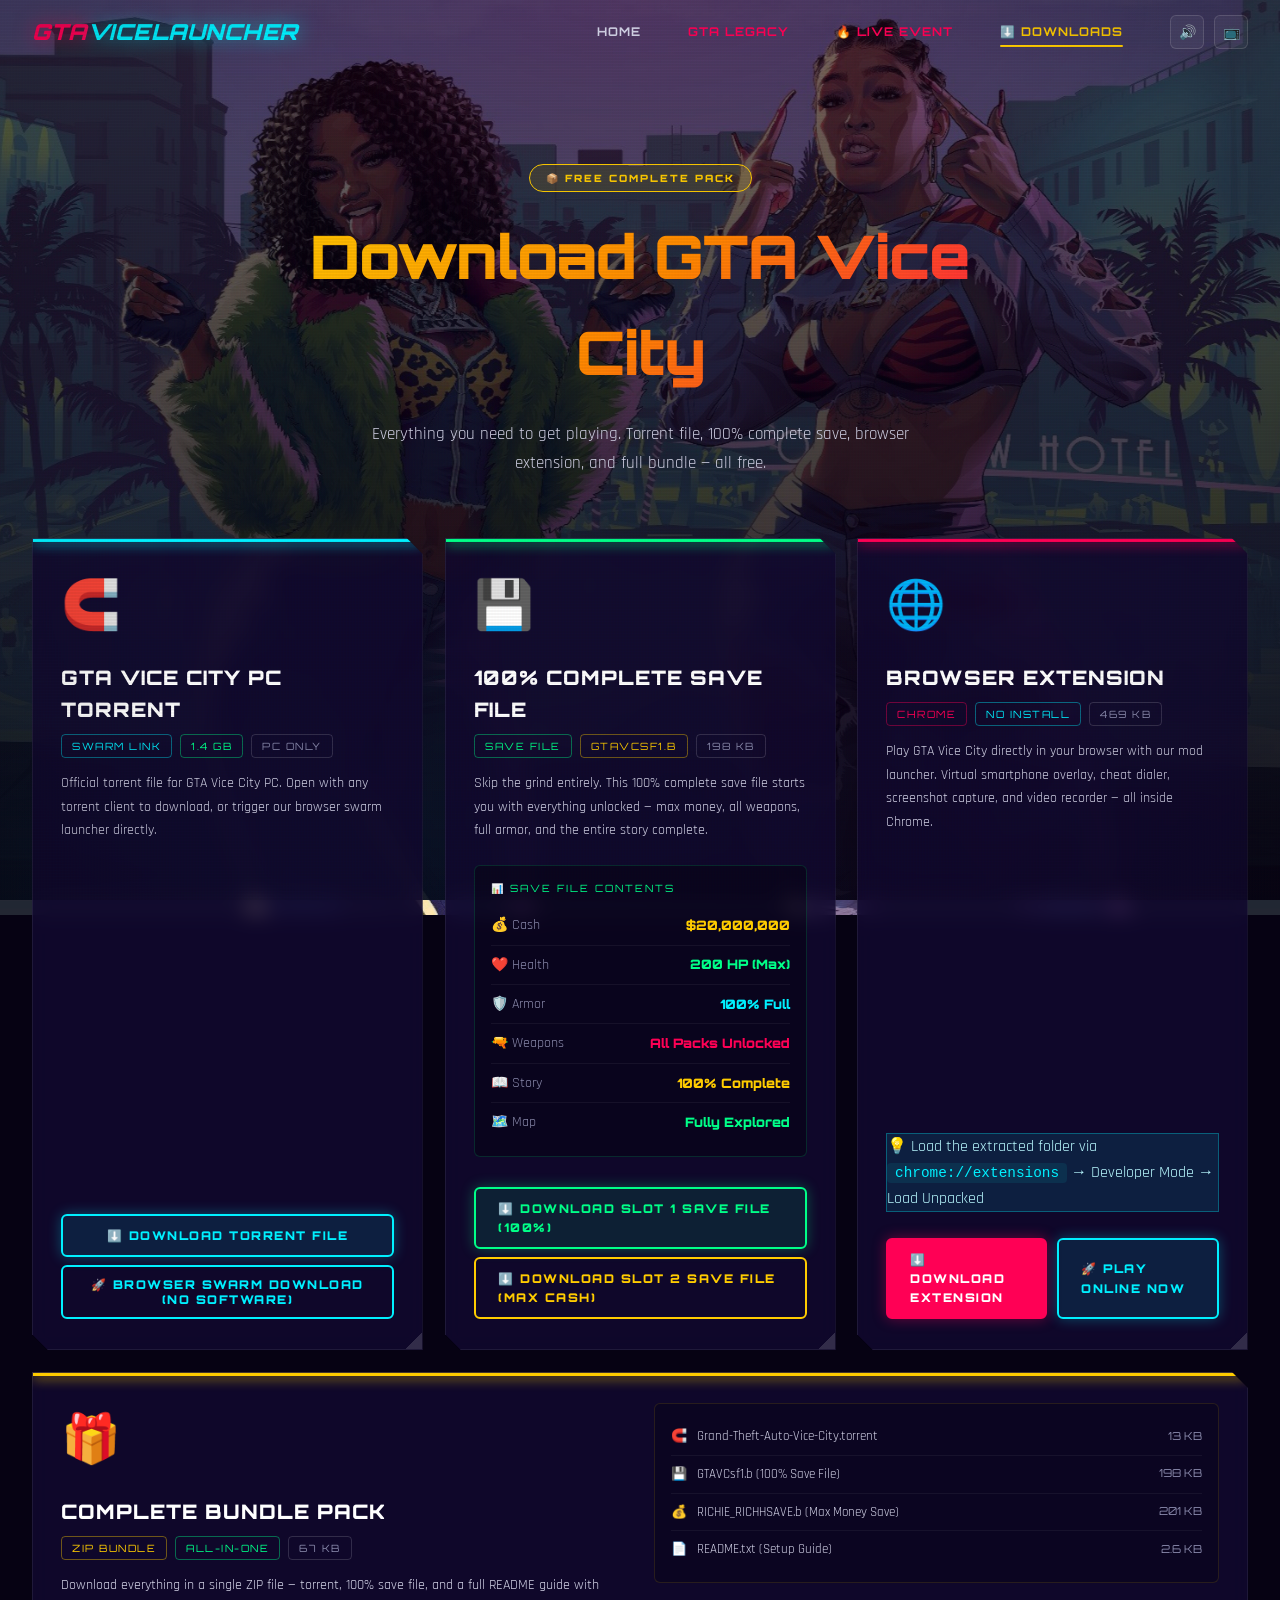
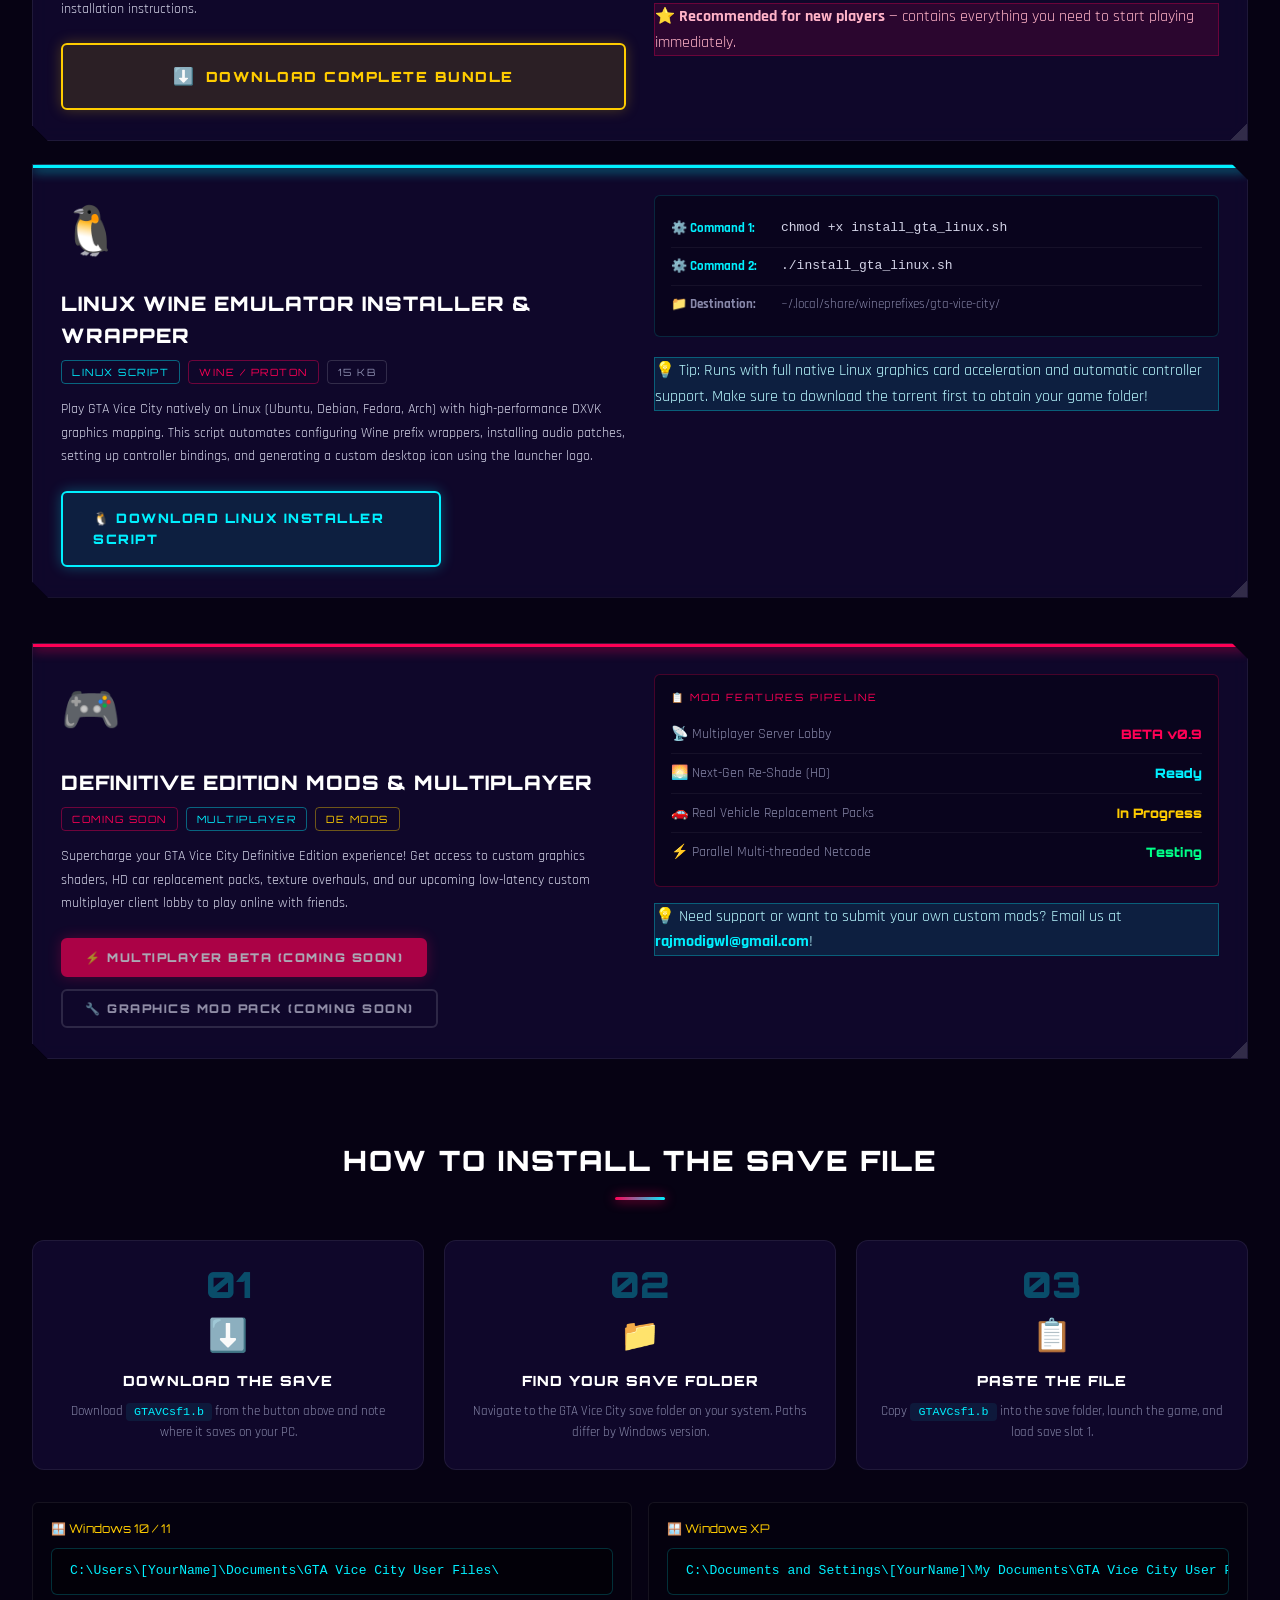
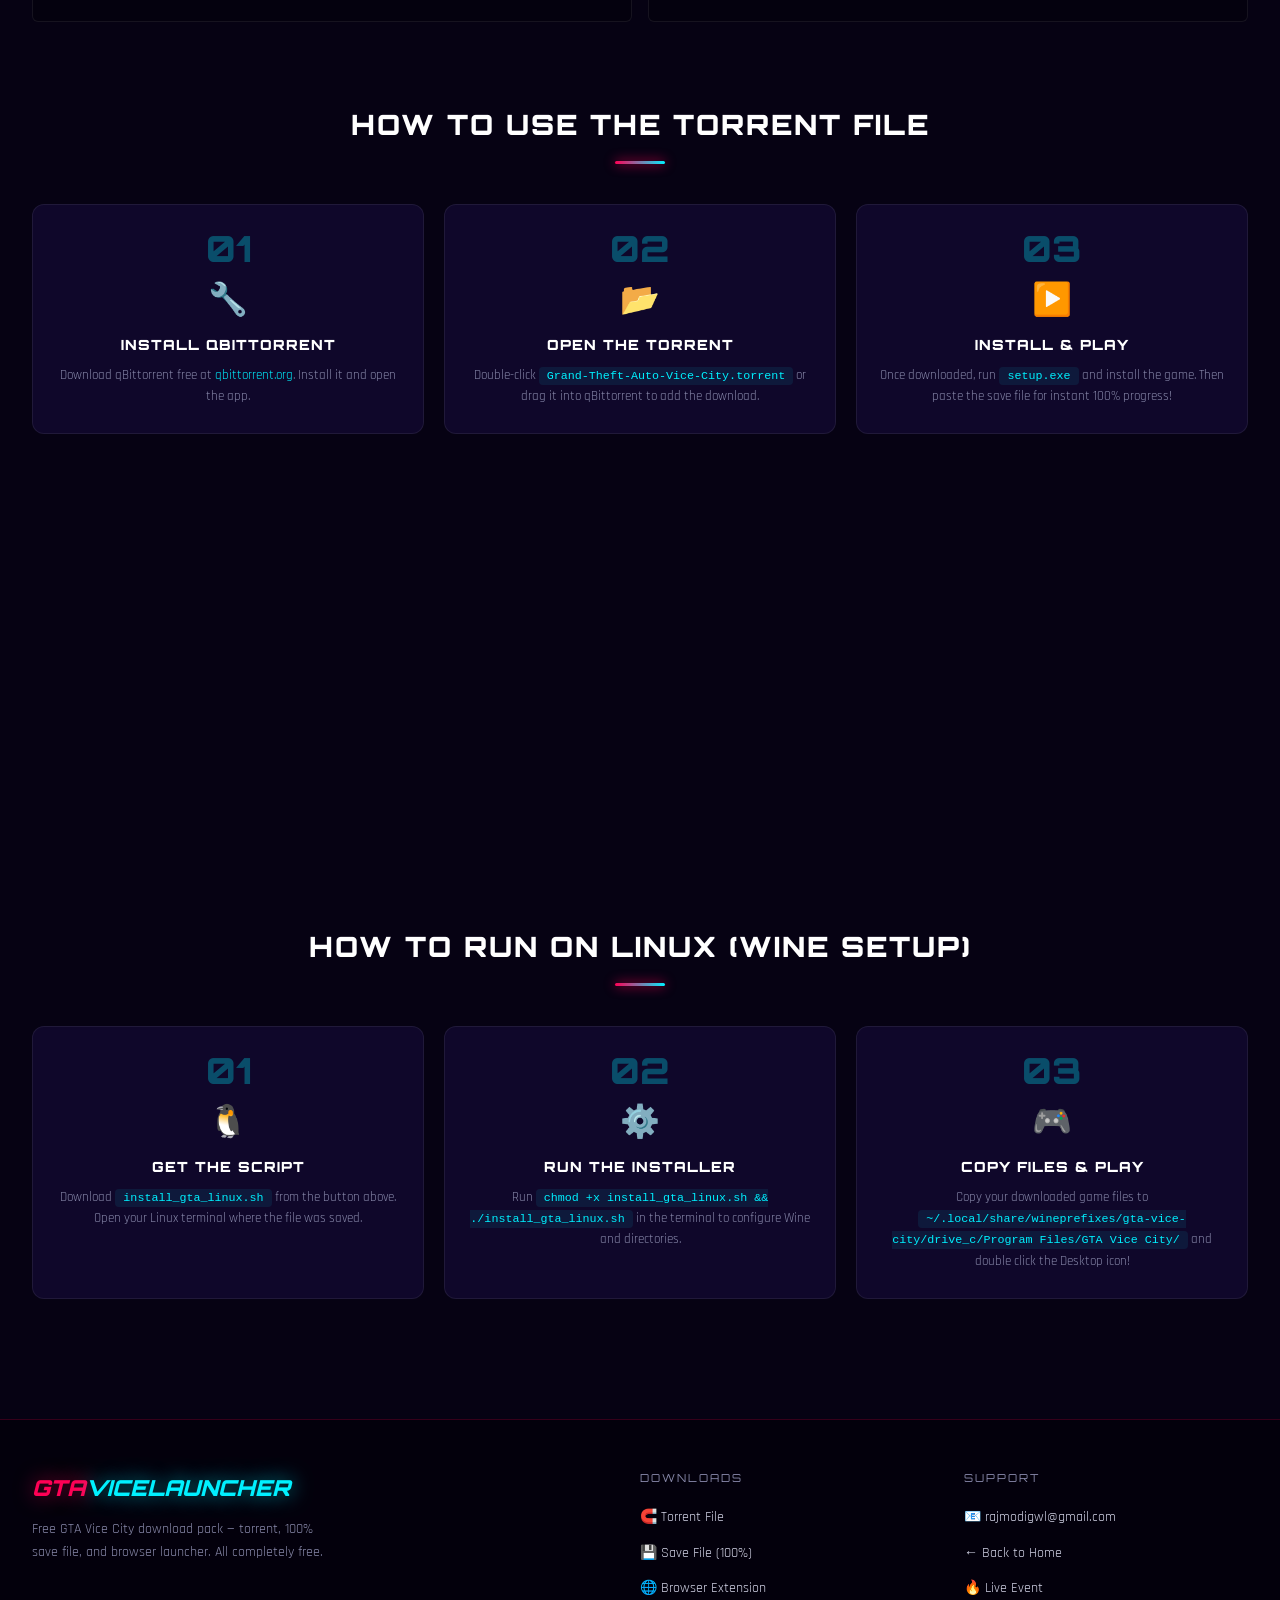
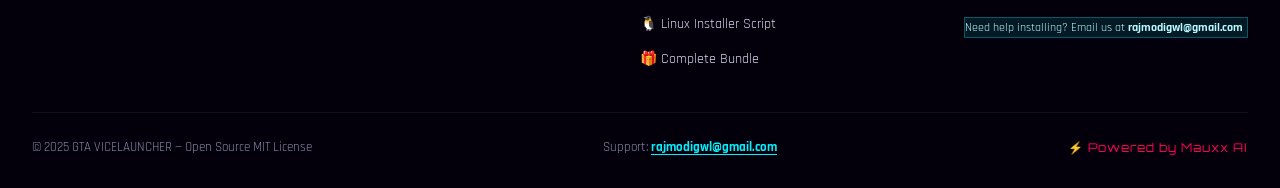
<file: docs/download.html>
<!DOCTYPE html>
<html lang="en">
<head>
  <link rel="icon" type="image/png" href="icons/icon-48.png">
  <meta charset="UTF-8">
  <meta name="viewport" content="width=device-width, initial-scale=1.0">
  <title>Downloads — GTA Vice City Complete Pack | GTA VICELAUNCHER</title>
  <meta name="description" content="Download GTA Vice City complete pack: torrent file, 100% complete save file with unlimited money & weapons, and free Chrome browser launcher extension.">
  <meta name="keywords" content="gta vice city download, gta vice city torrent, gta vice city save file, gta vice city browser play">

  <link rel="preconnect" href="https://fonts.googleapis.com">
  <link rel="preconnect" href="https://fonts.gstatic.com" crossorigin>
  <link href="https://fonts.googleapis.com/css2?family=Orbitron:wght@400;700;900&family=Rajdhani:wght@400;500;700&display=swap" rel="stylesheet">
  <link rel="preload" as="image" href="images/bg2.jpg">
  <link rel="stylesheet" href="shared.css?v=9.0">

  <style>
    /* ── HERO ── */
    .dl-hero {
      padding: clamp(60px, 10vw, 100px) 0 clamp(40px, 6vw, 60px);
      text-align: center;
      max-width: 800px;
      margin: 0 auto;
    }
    .dl-hero-title {
      font-family: var(--font-display);
      font-size: clamp(30px, 6vw, 60px);
      font-weight: 900;
      background: linear-gradient(135deg, #ffcc00 0%, #ff8800 50%, #ff0055 100%);
      -webkit-background-clip: text; -webkit-text-fill-color: transparent;
      background-clip: text;
      margin: 16px 0 20px;
      letter-spacing: -1px;
    }
    .dl-hero-sub { color: var(--text-soft); font-size: clamp(14px,2vw,17px); max-width: 580px; margin: 0 auto; line-height: 1.7; }

    /* ── DOWNLOAD CARDS GRID ── */
    .dl-grid {
      display: grid;
      grid-template-columns: repeat(3, 1fr);
      gap: 22px;
      margin-bottom: 80px;
    }
    @media(max-width: 992px) {
      .dl-grid {
        grid-template-columns: repeat(2, 1fr);
      }
      .dl-grid > .dl-card:nth-child(3) {
        grid-column: 1 / -1;
      }
    }
    @media(max-width: 768px) {
      .dl-grid {
        grid-template-columns: 1fr;
      }
      .dl-grid > .dl-card:nth-child(3) {
        grid-column: auto;
      }
    }
    .dl-card {
      padding: 30px 28px;
      display: flex; flex-direction: column;
    }
    .dl-card-full { grid-column: 1 / -1; }
    .dl-card-inner-row {
      display: grid;
      grid-template-columns: 1fr 1fr;
      gap: 28px;
    }
    @media(max-width: 640px) { .dl-card-inner-row { grid-template-columns: 1fr; } }

    .dl-icon { font-size: 48px; margin-bottom: 16px; display: block; }
    .dl-title {
      font-family: var(--font-display);
      font-size: clamp(16px, 2.5vw, 20px);
      font-weight: 900; margin-bottom: 8px;
      text-transform: uppercase; letter-spacing: 1px;
    }
    .dl-tags { display: flex; gap: 8px; flex-wrap: wrap; margin-bottom: 14px; }
    .dl-tag {
      font-size: 10px; font-family: var(--font-display);
      text-transform: uppercase; letter-spacing: 1.5px;
      padding: 3px 10px; border-radius: 4px;
      border: 1px solid;
    }
    .dl-desc { font-size: 14px; color: var(--text-soft); line-height: 1.7; flex-grow: 1; margin-bottom: 22px; }

    /* Save file stat panel */
    .save-stats {
      background: rgba(0,0,0,0.3);
      border: 1px solid rgba(0,255,136,0.15);
      border-radius: var(--radius-sm);
      padding: 14px 16px; margin-bottom: 16px;
    }
    .save-stats-title {
      font-family: var(--font-display); font-size: 10px;
      text-transform: uppercase; letter-spacing: 2px;
      color: var(--green); margin-bottom: 10px;
    }

    /* Bundle card two-col */
    .bundle-files {
      background: rgba(0,0,0,0.2);
      border: 1px solid rgba(255,204,0,0.12);
      border-radius: var(--radius-sm);
      padding: 14px 16px; margin-bottom: 20px;
    }
    .bundle-file-row {
      display: flex; align-items: center; gap: 10px;
      padding: 8px 0;
      border-bottom: 1px solid rgba(255,255,255,0.05);
      font-size: 13px;
    }
    .bundle-file-row:last-child { border-bottom: none; }
    .bundle-file-name { flex-grow: 1; color: var(--text-soft); }
    .bundle-file-size { font-family: var(--font-display); font-size: 11px; color: var(--text-muted); }

    /* ── HOW-TO SECTIONS ── */
    .how-section { margin-bottom: 80px; }
    .how-grid {
      display: grid;
      grid-template-columns: repeat(auto-fit, minmax(240px, 1fr));
      gap: 20px;
    }
    .how-card {
      background: var(--bg-card);
      border: 1px solid rgba(255,255,255,0.07);
      border-radius: var(--radius-md);
      padding: 26px 22px;
      text-align: center;
      transition: var(--transition);
      backdrop-filter: blur(8px);
    }
    .how-card:hover { transform: translateY(-4px); border-color: rgba(0,240,255,0.25); }
    .how-step-num {
      font-family: var(--font-display); font-size: 36px; font-weight: 900;
      color: var(--cyan); opacity: 0.3; line-height: 1;
    }
    .how-step-icon { font-size: 32px; margin: 8px 0; display: block; }
    .how-step-title { font-family: var(--font-display); font-size: 14px; font-weight: 900; margin-bottom: 8px; text-transform: uppercase; letter-spacing: 1px; }
    .how-step-desc  { font-size: 13px; color: var(--text-muted); line-height: 1.65; }

    /* ── WINDOWS PATH BOX ── */
    .path-box {
      background: rgba(0,0,0,0.4);
      border: 1px solid rgba(0,240,255,0.2);
      border-radius: var(--radius-sm);
      padding: 12px 18px;
      font-family: monospace; font-size: 13px;
      color: var(--cyan); overflow-x: auto;
      white-space: nowrap; margin: 10px 0;
    }

    /* ── OS PATH GRID ── */
    .os-path-grid { display: grid; grid-template-columns: repeat(auto-fit, minmax(280px,1fr)); gap: 16px; margin-top: 20px; }
    .os-path-card {
      background: rgba(0,0,0,0.25);
      border: 1px solid rgba(255,255,255,0.07);
      border-radius: var(--radius-sm);
      padding: 16px 18px;
    }
    .os-name { font-family: var(--font-display); font-size: 12px; color: var(--yellow); margin-bottom: 8px; }
  </style>
</head>
<body>
<!-- Fixed Frozen Background -->
  <div id="bg-slide-1" class="bg-slide" style="background-image:url('images/bg2.jpg');opacity:1;"></div>
  <div id="bg-slide-2" class="bg-slide" style="background-image:url('images/bg1.jpg');opacity:0;"></div>
  <div id="bg-slide-3" class="bg-slide" style="background-image:url('images/bg3.jpg');opacity:0;"></div>
  <div class="bg-overlay"></div>
<!-- Mobile Nav Drawer -->
  <nav class="mobile-nav" id="mobile-nav">
    <button class="mobile-nav-close" onclick="closeMobileNav()">✕</button>
    <a href="index.html">🏠 Home</a>
    <a href="gta_legacy.html" class="nav-hot">📖 GTA Legacy</a>
    <a href="live_event.html" class="nav-hot">🔥 Live Event</a>
    <a href="download.html" class="nav-gold active">⬇️ Downloads</a>
  </nav>

  <!-- Navigation -->
  <header class="site-header">
    <div class="nav-inner">
      <button class="hamburger" id="hamburger" aria-label="Toggle menu" onclick="toggleMobileNav()">
        <span></span><span></span><span></span>
      </button>

      <a href="index.html" class="nav-logo">GTA<span>VICELAUNCHER</span></a>
      <ul class="nav-links">
        <li><a href="index.html">Home</a></li>
        <li><a href="gta_legacy.html" class="nav-hot">GTA Legacy</a></li>
        <li><a href="live_event.html" class="nav-hot">🔥 Live Event</a></li>
        <li><a href="download.html" class="active nav-gold">⬇️ Downloads</a></li>
      </ul>
      <!-- Nav Controls (Mute/CRT Settings) -->
      <div class="nav-controls">
        <button id="audio-toggle" class="control-btn" title="Toggle Sound Effects" aria-label="Toggle Sound Effects">🔊</button>
        <button id="crt-toggle" class="control-btn" title="Toggle CRT Screen Scanlines" aria-label="Toggle CRT Screen Scanlines">📺</button>
      </div>
      
    </div>
  </header>

  <div class="page-body">

    <!-- ══ HERO ══ -->
    <section class="dl-hero reveal">
      <div class="badge badge-yellow">📦 Free Complete Pack</div>
      <h1 class="dl-hero-title">Download GTA Vice City</h1>
      <p class="dl-hero-sub">Everything you need to get playing. Torrent file, 100% complete save, browser extension, and full bundle — all free.</p>
    </section>

    <!-- ══ DOWNLOAD CARDS ══ -->
    <div class="dl-grid">

      <!-- TORRENT CARD -->
      <div class="glass-card dl-card accent-cyan hover-cyan reveal" style="display: flex; flex-direction: column;">
        <span class="dl-icon">🧲</span>
        <div class="dl-title">GTA Vice City PC Torrent</div>
        <div class="dl-tags">
          <span class="dl-tag" style="color:var(--cyan);border-color:rgba(0,240,255,.4)">Swarm link</span>
          <span class="dl-tag" style="color:var(--green);border-color:rgba(0,255,136,.4)">1.4 GB</span>
          <span class="dl-tag" style="color:var(--text-muted);border-color:rgba(255,255,255,.15)">PC Only</span>
        </div>
        <p class="dl-desc">Official torrent file for GTA Vice City PC. Open with any torrent client to download, or trigger our browser swarm launcher directly.</p>
        
        <!-- Torrent Downloader Widget Panel (hidden by default) -->
        <div id="torrent-client-panel" style="display: none; background: rgba(0,0,0,0.45); border: 1px solid rgba(0,240,255,0.25); border-radius: var(--radius-sm); padding: 12px; margin-top: 14px; text-align: left; box-sizing: border-box;">
          <div style="display: flex; justify-content: space-between; font-size: 11px; margin-bottom: 6px; font-family: var(--font-display);">
            <span style="color: var(--cyan);">🛰️ WEB SWARM CLIENT</span>
            <span id="torrent-peers" style="color: var(--green);">PEERS: 0</span>
          </div>
          <div style="font-size: 11px; color: #fff; margin-bottom: 8px; font-family: monospace; height: 18px; overflow: hidden;" id="torrent-log">&gt; Connecting to WebRTC trackers...</div>
          <div style="height: 6px; background: rgba(255,255,255,0.06); border-radius: 3px; overflow: hidden; margin-bottom: 6px;">
            <div id="torrent-bar" style="height: 100%; width: 0%; background: var(--cyan); box-shadow: var(--glow-cyan); transition: width 0.25s linear;"></div>
          </div>
          <div style="display: flex; justify-content: space-between; font-size: 11px; font-family: var(--font-display);">
            <span id="torrent-pct" style="color: var(--cyan);">0%</span>
            <span id="torrent-speed" style="color: var(--text-soft);">0 KB/s</span>
          </div>
        </div>

        <div style="display: flex; flex-direction: column; gap: 8px; margin-top: auto; padding-top: 14px;">
          <a href="downloads/Grand-Theft-Auto-Vice-City.torrent" download class="btn btn-cyan btn-full">⬇️ Download Torrent File</a>
          <button onclick="startBrowserTorrent()" class="btn btn-ghost btn-full" style="border-color: var(--cyan); color: var(--cyan);">🚀 Browser Swarm Download (No Software)</button>
        </div>
      </div>

      <!-- SAVE FILE CARD -->
      <div class="glass-card dl-card accent-green hover-green reveal">
        <span class="dl-icon">💾</span>
        <div class="dl-title">100% Complete Save File</div>
        <div class="dl-tags">
          <span class="dl-tag" style="color:var(--green);border-color:rgba(0,255,136,.4)">Save File</span>
          <span class="dl-tag" style="color:var(--yellow);border-color:rgba(255,204,0,.4)">GTAVCsf1.b</span>
          <span class="dl-tag" style="color:var(--text-muted);border-color:rgba(255,255,255,.15)">198 KB</span>
        </div>
        <p class="dl-desc">Skip the grind entirely. This 100% complete save file starts you with everything unlocked — max money, all weapons, full armor, and the entire story complete.</p>
        <div class="save-stats">
          <div class="save-stats-title">📊 Save File Contents</div>
          <div class="stat-row"><span class="stat-label">💰 Cash</span><span class="stat-value yellow">$20,000,000</span></div>
          <div class="stat-row"><span class="stat-label">❤️ Health</span><span class="stat-value green">200 HP (Max)</span></div>
          <div class="stat-row"><span class="stat-label">🛡️ Armor</span><span class="stat-value cyan">100% Full</span></div>
          <div class="stat-row"><span class="stat-label">🔫 Weapons</span><span class="stat-value pink">All Packs Unlocked</span></div>
          <div class="stat-row"><span class="stat-label">📖 Story</span><span class="stat-value yellow">100% Complete</span></div>
          <div class="stat-row"><span class="stat-label">🗺️ Map</span><span class="stat-value green">Fully Explored</span></div>
        </div>
        <div style="display:flex;flex-direction:column;gap:8px;margin-top:14px;width:100%;">
          <a href="downloads/GTAVCsf1.b" download class="btn btn-green btn-full">⬇️ Download Slot 1 Save File (100%)</a>
          <a href="downloads/RICHIE_RICHHSAVE.b" download class="btn btn-ghost btn-full" style="border-color:var(--yellow);color:var(--yellow);">⬇️ Download Slot 2 Save File (Max Cash)</a>
        </div>
      </div>

      <!-- EXTENSION CARD -->
      <div class="glass-card dl-card accent-pink hover-pink reveal">
        <span class="dl-icon">🌐</span>
        <div class="dl-title">Browser Extension</div>
        <div class="dl-tags">
          <span class="dl-tag" style="color:var(--pink);border-color:rgba(255,0,85,.4)">Chrome</span>
          <span class="dl-tag" style="color:var(--cyan);border-color:rgba(0,240,255,.4)">No Install</span>
          <span class="dl-tag" style="color:var(--text-muted);border-color:rgba(255,255,255,.15)">469 KB</span>
        </div>
        <p class="dl-desc">Play GTA Vice City directly in your browser with our mod launcher. Virtual smartphone overlay, cheat dialer, screenshot capture, and video recorder — all inside Chrome.</p>
        <div class="info-tip">💡 Load the extracted folder via <code>chrome://extensions</code> → Developer Mode → Load Unpacked</div>
        <br style="flex-grow:1">
        <div style="display:flex;gap:10px;flex-wrap:wrap;margin-top:auto">
          <a href="downloads/vice-city-cloud-mobile-trainer.zip" download class="btn btn-pink" style="flex:1">⬇️ Download Extension</a>
          <a href="game/index.html" target="_blank" class="btn btn-cyan" style="flex:1">🚀 Play Online Now</a>
        </div>
      </div>

      <!-- BUNDLE CARD (full width) -->
      <div class="glass-card dl-card dl-card-full accent-yellow hover-yellow reveal">
        <div class="dl-card-inner-row">
          <div>
            <span class="dl-icon">🎁</span>
            <div class="dl-title">Complete Bundle Pack</div>
            <div class="dl-tags">
              <span class="dl-tag" style="color:var(--yellow);border-color:rgba(255,204,0,.4)">ZIP Bundle</span>
              <span class="dl-tag" style="color:var(--green);border-color:rgba(0,255,136,.4)">All-in-One</span>
              <span class="dl-tag" style="color:var(--text-muted);border-color:rgba(255,255,255,.15)">67 KB</span>
            </div>
            <p class="dl-desc">Download everything in a single ZIP file — torrent, 100% save file, and a full README guide with installation instructions.</p>
            <a href="downloads/Vice-City-Complete-Pack.zip" download class="btn-mega" style="max-width:100%;font-size:14px;padding:18px 30px;">
              <span class="arrow">⬇️</span> Download Complete Bundle
            </a>
          </div>
          <div>
            <div class="bundle-files">
              <div class="bundle-file-row">
                <span>🧲</span>
                <span class="bundle-file-name">Grand-Theft-Auto-Vice-City.torrent</span>
                <span class="bundle-file-size">13 KB</span>
              </div>
              <div class="bundle-file-row">
                <span>💾</span>
                <span class="bundle-file-name">GTAVCsf1.b (100% Save File)</span>
                <span class="bundle-file-size">198 KB</span>
              </div>
              <div class="bundle-file-row">
                <span>💰</span>
                <span class="bundle-file-name">RICHIE_RICHHSAVE.b (Max Money Save)</span>
                <span class="bundle-file-size">201 KB</span>
              </div>
              <div class="bundle-file-row">
                <span>📄</span>
                <span class="bundle-file-name">README.txt (Setup Guide)</span>
                <span class="bundle-file-size">2.6 KB</span>
              </div>
            </div>
            <div class="info-important">⭐ <strong>Recommended for new players</strong> — contains everything you need to start playing immediately.</div>
          </div>
        </div>
      </div>

      <!-- LINUX EMULATOR INSTALLER CARD (full width) -->
      <div class="glass-card dl-card dl-card-full accent-cyan hover-cyan reveal" style="margin-bottom: 24px;">
        <div class="dl-card-inner-row">
          <div>
            <span class="dl-icon">🐧</span>
            <div class="dl-title">Linux Wine Emulator Installer &amp; Wrapper</div>
            <div class="dl-tags">
              <span class="dl-tag" style="color:var(--cyan);border-color:rgba(0,240,255,.4)">Linux Script</span>
              <span class="dl-tag" style="color:var(--pink);border-color:rgba(255,0,85,.4)">Wine / Proton</span>
              <span class="dl-tag" style="color:var(--text-muted);border-color:rgba(255,255,255,.15)">15 KB</span>
            </div>
            <p class="dl-desc">Play GTA Vice City natively on Linux (Ubuntu, Debian, Fedora, Arch) with high-performance DXVK graphics mapping. This script automates configuring Wine prefix wrappers, installing audio patches, setting up controller bindings, and generating a custom desktop icon using the launcher logo.</p>
            <a href="downloads/install_gta_linux.sh" download class="btn btn-cyan btn-full" style="max-width:380px;padding:15px 30px;font-size:13px;">
              🐧 Download Linux Installer Script
            </a>
          </div>
          <div>
            <div class="bundle-files" style="background:rgba(0,0,0,0.3);border-color:rgba(0,240,255,0.15);">
              <div class="bundle-file-row">
                <span style="color:var(--cyan);min-width:100px;font-weight:700;">⚙️ Command 1:</span>
                <span class="bundle-file-name" style="font-family:monospace;color:var(--text-soft)">chmod +x install_gta_linux.sh</span>
              </div>
              <div class="bundle-file-row">
                <span style="color:var(--cyan);min-width:100px;font-weight:700;">⚙️ Command 2:</span>
                <span class="bundle-file-name" style="font-family:monospace;color:var(--text-soft)">./install_gta_linux.sh</span>
              </div>
              <div class="bundle-file-row">
                <span style="color:var(--text-muted);min-width:100px;font-weight:700;">📁 Destination:</span>
                <span class="bundle-file-name" style="color:var(--text-muted)">~/.local/share/wineprefixes/gta-vice-city/</span>
              </div>
            </div>
            <div class="info-tip" style="margin-top:10px;">💡 Tip: Runs with full native Linux graphics card acceleration and automatic controller support. Make sure to download the torrent first to obtain your game folder!</div>
          </div>
        </div>
      </div>

      <!-- DEFINITIVE EDITION MODS & MULTIPLAYER CARD (full width) -->
      <div class="glass-card dl-card dl-card-full accent-pink hover-pink reveal">
        <div class="dl-card-inner-row">
          <div>
            <span class="dl-icon">🎮</span>
            <div class="dl-title">Definitive Edition Mods &amp; Multiplayer</div>
            <div class="dl-tags">
              <span class="dl-tag" style="color:var(--pink);border-color:rgba(255,0,85,.4)">Coming Soon</span>
              <span class="dl-tag" style="color:var(--cyan);border-color:rgba(0,240,255,.4)">Multiplayer</span>
              <span class="dl-tag" style="color:var(--yellow);border-color:rgba(255,204,0,.4)">DE Mods</span>
            </div>
            <p class="dl-desc">Supercharge your GTA Vice City Definitive Edition experience! Get access to custom graphics shaders, HD car replacement packs, texture overhauls, and our upcoming low-latency custom multiplayer client lobby to play online with friends.</p>
            <div style="display:flex;gap:12px;flex-wrap:wrap;">
              <button class="btn btn-pink" style="opacity:0.65;cursor:not-allowed;" disabled>⚡ Multiplayer Beta (Coming Soon)</button>
              <button class="btn btn-ghost" style="opacity:0.65;cursor:not-allowed;" disabled>🔧 Graphics Mod Pack (Coming Soon)</button>
            </div>
          </div>
          <div>
            <div class="save-stats" style="border-color:rgba(255,0,85,0.25);">
              <div class="save-stats-title" style="color:var(--pink);">📋 Mod Features Pipeline</div>
              <div class="stat-row"><span class="stat-label">📡 Multiplayer Server Lobby</span><span class="stat-value pink">BETA v0.9</span></div>
              <div class="stat-row"><span class="stat-label">🌅 Next-Gen Re-Shade (HD)</span><span class="stat-value cyan">Ready</span></div>
              <div class="stat-row"><span class="stat-label">🚗 Real Vehicle Replacement Packs</span><span class="stat-value yellow">In Progress</span></div>
              <div class="stat-row"><span class="stat-label">⚡ Parallel Multi-threaded Netcode</span><span class="stat-value green">Testing</span></div>
            </div>
            <div class="info-tip">💡 Need support or want to submit your own custom mods? Email us at <a href="mailto:rajmodigwl@gmail.com" style="color:var(--cyan)"><strong>rajmodigwl@gmail.com</strong></a>!</div>
          </div>
        </div>
      </div>

    </div>

    <!-- ══ HOW TO INSTALL SAVE FILE ══ -->
    <section class="how-section reveal">
      <h2 class="sec-title">How to Install the Save File</h2>
      <div class="how-grid">
        <div class="how-card reveal">
          <div class="how-step-num">01</div>
          <span class="how-step-icon">⬇️</span>
          <div class="how-step-title">Download the Save</div>
          <p class="how-step-desc">Download <code>GTAVCsf1.b</code> from the button above and note where it saves on your PC.</p>
        </div>
        <div class="how-card reveal">
          <div class="how-step-num">02</div>
          <span class="how-step-icon">📁</span>
          <div class="how-step-title">Find Your Save Folder</div>
          <p class="how-step-desc">Navigate to the GTA Vice City save folder on your system. Paths differ by Windows version.</p>
        </div>
        <div class="how-card reveal">
          <div class="how-step-num">03</div>
          <span class="how-step-icon">📋</span>
          <div class="how-step-title">Paste the File</div>
          <p class="how-step-desc">Copy <code>GTAVCsf1.b</code> into the save folder, launch the game, and load save slot 1.</p>
        </div>
      </div>

      <!-- OS paths -->
      <div class="os-path-grid" style="margin-top:32px;">
        <div class="os-path-card">
          <div class="os-name">🪟 Windows 10 / 11</div>
          <div class="path-box">C:\Users\[YourName]\Documents\GTA Vice City User Files\</div>
        </div>
        <div class="os-path-card">
          <div class="os-name">🪟 Windows XP</div>
          <div class="path-box">C:\Documents and Settings\[YourName]\My Documents\GTA Vice City User Files\</div>
        </div>
      </div>
    </section>

    <!-- ══ HOW TO USE TORRENT ══ -->
    <section class="how-section reveal">
      <h2 class="sec-title">How to Use the Torrent File</h2>
      <div class="how-grid">
        <div class="how-card reveal">
          <div class="how-step-num">01</div>
          <span class="how-step-icon">🔧</span>
          <div class="how-step-title">Install qBittorrent</div>
          <p class="how-step-desc">Download qBittorrent free at <a href="https://www.qbittorrent.org/download" target="_blank" style="color:var(--cyan)">qbittorrent.org</a>. Install it and open the app.</p>
        </div>
        <div class="how-card reveal">
          <div class="how-step-num">02</div>
          <span class="how-step-icon">📂</span>
          <div class="how-step-title">Open the Torrent</div>
          <p class="how-step-desc">Double-click <code>Grand-Theft-Auto-Vice-City.torrent</code> or drag it into qBittorrent to add the download.</p>
        </div>
        <div class="how-card reveal">
          <div class="how-step-num">03</div>
          <span class="how-step-icon">▶️</span>
          <div class="how-step-title">Install & Play</div>
          <p class="how-step-desc">Once downloaded, run <code>setup.exe</code> and install the game. Then paste the save file for instant 100% progress!</p>
        </div>
      </div>
    </section>

    <!-- ══ HOW TO INSTALL EXTENSION ══ -->
    <section class="how-section reveal">
      <h2 class="sec-title">How to Install the Browser Extension</h2>
      <div class="how-grid">
        <div class="how-card reveal">
          <div class="how-step-num">01</div>
          <span class="how-step-icon">⬇️</span>
          <div class="how-step-title">Download & Extract</div>
          <p class="how-step-desc">Download the extension ZIP and extract it to a folder on your computer. Remember the folder path.</p>
        </div>
        <div class="how-card reveal">
          <div class="how-step-num">02</div>
          <span class="how-step-icon">🔧</span>
          <div class="how-step-title">Enable Developer Mode</div>
          <p class="how-step-desc">Open Chrome and go to <code>chrome://extensions/</code>. Enable <strong>Developer Mode</strong> using the top-right toggle.</p>
        </div>
        <div class="how-card reveal">
          <div class="how-step-num">03</div>
          <span class="how-step-icon">📦</span>
          <div class="how-step-title">Load the Extension</div>
          <p class="how-step-desc">Click <strong>Load Unpacked</strong> and select the extracted folder. The launcher icon appears in your Chrome toolbar!</p>
        </div>
      </div>
    </section>

    <!-- ══ HOW TO RUN ON LINUX ══ -->
    <section class="how-section reveal">
      <h2 class="sec-title">How to Run on Linux (Wine Setup)</h2>
      <div class="how-grid">
        <div class="how-card reveal">
          <div class="how-step-num">01</div>
          <span class="how-step-icon">🐧</span>
          <div class="how-step-title">Get the Script</div>
          <p class="how-step-desc">Download <code>install_gta_linux.sh</code> from the button above. Open your Linux terminal where the file was saved.</p>
        </div>
        <div class="how-card reveal">
          <div class="how-step-num">02</div>
          <span class="how-step-icon">⚙️</span>
          <div class="how-step-title">Run the Installer</div>
          <p class="how-step-desc">Run <code>chmod +x install_gta_linux.sh && ./install_gta_linux.sh</code> in the terminal to configure Wine and directories.</p>
        </div>
        <div class="how-card reveal">
          <div class="how-step-num">03</div>
          <span class="how-step-icon">🎮</span>
          <div class="how-step-title">Copy Files &amp; Play</div>
          <p class="how-step-desc">Copy your downloaded game files to <code>~/.local/share/wineprefixes/gta-vice-city/drive_c/Program Files/GTA Vice City/</code> and double click the Desktop icon!</p>
        </div>
      </div>
    </section>

  </div>

  <!-- ══ FOOTER ══ -->
  <footer class="site-footer">
    <div class="footer-inner">
      <div class="footer-grid">
        <div>
          <div class="footer-brand-name">GTA<span>VICELAUNCHER</span></div>
          <p class="footer-tagline">Free GTA Vice City download pack — torrent, 100% save file, and browser launcher. All completely free.</p>
        </div>
        <div>
          <div class="footer-col-title">Downloads</div>
          <ul class="footer-links">
            <li><a href="downloads/Grand-Theft-Auto-Vice-City.torrent" download>🧲 Torrent File</a></li>
            <li><a href="downloads/GTAVCsf1.b" download>💾 Save File (100%)</a></li>
            <li><a href="downloads/vice-city-cloud-mobile-trainer.zip" download>🌐 Browser Extension</a></li>
            <li><a href="downloads/install_gta_linux.sh" download>🐧 Linux Installer Script</a></li>
            <li><a href="downloads/Vice-City-Complete-Pack.zip" download>🎁 Complete Bundle</a></li>
          </ul>
        </div>
        <div>
          <div class="footer-col-title">Support</div>
          <ul class="footer-links">
            <li><a href="mailto:rajmodigwl@gmail.com">📧 rajmodigwl@gmail.com</a></li>
            <li><a href="index.html">← Back to Home</a></li>
            <li><a href="live_event.html">🔥 Live Event</a></li>
          </ul>
          <div class="info-tip" style="margin-top:16px;font-size:12px;">Need help installing? Email us at <strong>rajmodigwl@gmail.com</strong></div>
        </div>
      </div>
      <hr class="footer-divider">
      <div class="footer-bottom">
        <span>© 2025 GTA VICELAUNCHER — Open Source MIT License</span>
        <span class="footer-support">Support: <a href="mailto:rajmodigwl@gmail.com">rajmodigwl@gmail.com</a></span>
        <span class="footer-powered">⚡ Powered by Mauxx AI</span>
      </div>
    </div>
  </footer>

  <!-- Back to Top -->
  <button class="back-to-top" id="btt" onclick="window.scrollTo({top:0,behavior:'smooth'})">↑</button>

  <script>
    // Scroll Reveal
    const obs = new IntersectionObserver(e => e.forEach(x => { if(x.isIntersecting) x.target.classList.add('visible'); }), { threshold: 0.05 });
    document.querySelectorAll('.reveal,.reveal-fade,.reveal-zoom,.reveal-left,.reveal-right,.reveal-flip').forEach(el => obs.observe(el));

    // ── Unified Scroll Handling (Progress, Back-to-Top, Header Scrolled state, Scroll-Switch & Zoom Bg) ──
    const btt = document.getElementById('btt');
    const header = document.querySelector('.site-header');
    const bgSlides = document.querySelectorAll('.bg-slide');

    function handleScroll() {
      const scrollY = window.scrollY;
      const doc = document.documentElement;
      const scrollHeight = doc.scrollHeight - doc.clientHeight;
      const pct = scrollHeight > 0 ? Math.max(0, Math.min(scrollY / scrollHeight, 1.0)) : 0;

      // Back to Top button
      if (btt) btt.classList.toggle('show', scrollY > 400);

      // Header scrolled state
      if (header) {
        if (scrollY > 15) {
          header.classList.add('scrolled');
        } else {
          header.classList.remove('scrolled');
        }
      }

      // Scroll-driven Background switching (3 slides)
      let activeIdx = 0;
      if (pct > 0.33 && pct <= 0.66) {
        activeIdx = 1;
      } else if (pct > 0.66) {
        activeIdx = 2;
      }

      bgSlides.forEach((slide, idx) => {
        if (idx === activeIdx) {
          slide.style.opacity = '1';
        } else {
          slide.style.opacity = '0';
        }
      });
    }

    let scrollScheduled = false;
    window.addEventListener('scroll', () => {
      if (!scrollScheduled) {
        scrollScheduled = true;
        requestAnimationFrame(() => {
          handleScroll();
          scrollScheduled = false;
        });
      }
    }, { passive: true });
    handleScroll(); // Initial check on page load

    // Hamburger
    function toggleMobileNav() {
      const hamburger = document.getElementById('hamburger');
      if (window.innerWidth > 768) {
        // Desktop: Toggle inline staggered links
        const navLinks = document.querySelector('.nav-links');
        const isOpen = navLinks.classList.toggle('open');
        hamburger.classList.toggle('open', isOpen);
      } else {
        // Mobile: Toggle drawer
        const mobileNav = document.getElementById('mobile-nav');
        if (mobileNav.classList.contains('open')) {
          closeMobileNav();
        } else {
          openMobileNav();
        }
      }
    }
    function openMobileNav()  { document.getElementById('mobile-nav').classList.add('open');    document.getElementById('hamburger').classList.add('open');    document.body.style.overflow='hidden'; }
    function closeMobileNav() { 
      document.getElementById('mobile-nav').classList.remove('open'); 
      document.getElementById('hamburger').classList.remove('open'); 
      document.body.style.overflow=''; 
      const navLinks = document.querySelector('.nav-links');
      if (navLinks) navLinks.classList.remove('open');
    }
    document.getElementById('mobile-nav').addEventListener('click', e => { if(e.target===e.currentTarget) closeMobileNav(); });
  
    // ── GTA Synth Audio Engine (Web Audio API) ──
    const GTAAudio = {
      ctx: null,
      init() {
        if (!this.ctx) this.ctx = new (window.AudioContext || window.webkitAudioContext)();
      },
      playHover() {
        if (localStorage.getItem('gta_mute') === 'true') return;
        this.init();
        if (!this.ctx) return;
        if (this.ctx.state === 'suspended') this.ctx.resume();
        const osc = this.ctx.createOscillator();
        const gain = this.ctx.createGain();
        osc.connect(gain);
        gain.connect(this.ctx.destination);
        osc.type = 'triangle';
        osc.frequency.setValueAtTime(450, this.ctx.currentTime);
        osc.frequency.exponentialRampToValueAtTime(150, this.ctx.currentTime + 0.08);
        gain.gain.setValueAtTime(0.04, this.ctx.currentTime);
        gain.gain.exponentialRampToValueAtTime(0.001, this.ctx.currentTime + 0.08);
        osc.start();
        osc.stop(this.ctx.currentTime + 0.08);
      },
      playClick() {
        if (localStorage.getItem('gta_mute') === 'true') return;
        this.init();
        if (!this.ctx) return;
        if (this.ctx.state === 'suspended') this.ctx.resume();
        const osc = this.ctx.createOscillator();
        const gain = this.ctx.createGain();
        osc.connect(gain);
        gain.connect(this.ctx.destination);
        osc.type = 'sine';
        osc.frequency.setValueAtTime(580, this.ctx.currentTime);
        osc.frequency.setValueAtTime(880, this.ctx.currentTime + 0.04);
        gain.gain.setValueAtTime(0.06, this.ctx.currentTime);
        gain.gain.exponentialRampToValueAtTime(0.001, this.ctx.currentTime + 0.15);
        osc.start();
        osc.stop(this.ctx.currentTime + 0.15);
      },
      playSuccess() {
        if (localStorage.getItem('gta_mute') === 'true') return;
        this.init();
        if (!this.ctx) return;
        if (this.ctx.state === 'suspended') this.ctx.resume();
        const now = this.ctx.currentTime;
        const playNote = (freq, delay, duration, vol) => {
          const osc = this.ctx.createOscillator();
          const gain = this.ctx.createGain();
          const filter = this.ctx.createBiquadFilter();
          osc.connect(filter);
          filter.connect(gain);
          gain.connect(this.ctx.destination);
          osc.type = 'sawtooth';
          osc.frequency.setValueAtTime(freq, now + delay);
          filter.type = 'bandpass';
          filter.frequency.value = 800;
          gain.gain.setValueAtTime(vol, now + delay);
          gain.gain.exponentialRampToValueAtTime(0.001, now + delay + duration);
          osc.start(now + delay);
          osc.stop(now + delay + duration);
        };
        playNote(523.25, 0, 0.1, 0.04);
        playNote(659.25, 0.08, 0.1, 0.04);
        playNote(783.99, 0.16, 0.1, 0.04);
        playNote(1046.50, 0.24, 0.2, 0.05);
      }
    };

    window.GTAAudio = GTAAudio;

    // Attach delegated hover & click sound events
    (function() {
      const selectors = '.btn, .btn-mega, .qdl-card, .nav-links a, .hamburger, .cheat-code, .faq-q, .mobile-nav a, .hud-star, .timeline-row';
      document.body.addEventListener('mouseover', e => {
        if (e.target.matches(selectors) || e.target.closest(selectors)) {
          GTAAudio.playHover();
        }
      });
      document.body.addEventListener('click', e => {
        if (e.target.matches(selectors) || e.target.closest(selectors)) {
          if (!e.target.closest('.cheat-code')) {
            GTAAudio.playClick();
          }
        }
      });
      document.body.addEventListener('touchstart', e => {
        if (window.GTAAudio) {
          GTAAudio.init();
          if (GTAAudio.ctx && GTAAudio.ctx.state === 'suspended') GTAAudio.ctx.resume();
          if (e.target.matches(selectors) || e.target.closest(selectors)) {
            if (!e.target.closest('.cheat-code')) {
              GTAAudio.playClick();
            }
          }
        }
      }, { passive: true });
    })();


    // ── Settings Control Engine (Sound & CRT Toggles) ──
    (function() {
      const audioBtn = document.getElementById('audio-toggle');
      const crtBtn = document.getElementById('crt-toggle');

      // Initialize sound state
      const isMuted = localStorage.getItem('gta_mute') === 'true';
      if (isMuted) {
        if (audioBtn) {
          audioBtn.classList.add('active');
          audioBtn.innerHTML = '🔇';
          audioBtn.title = 'Sound Muted';
        }
      } else {
        if (audioBtn) {
          audioBtn.classList.remove('active');
          audioBtn.innerHTML = '🔊';
          audioBtn.title = 'Sound On';
        }
      }

      // Initialize CRT scanline state - default to TRUE for retro aesthetics
      if (localStorage.getItem('gta_crt') === null) {
        localStorage.setItem('gta_crt', 'true');
      }
      const isCrtDisabled = localStorage.getItem('gta_crt') === 'false';
      if (isCrtDisabled) {
        document.body.classList.add('crt-disabled');
        if (crtBtn) {
          crtBtn.classList.add('active');
          crtBtn.innerHTML = '🚫';
          crtBtn.title = 'CRT Filter Off';
        }
      } else {
        document.body.classList.remove('crt-disabled');
        if (crtBtn) {
          crtBtn.classList.remove('active');
          crtBtn.innerHTML = '📺';
          crtBtn.title = 'CRT Filter On';
        }
      }

      // Audio Toggle Click
      if (audioBtn) {
        audioBtn.addEventListener('click', () => {
          const currentlyMuted = localStorage.getItem('gta_mute') === 'true';
          if (currentlyMuted) {
            localStorage.setItem('gta_mute', 'false');
            audioBtn.classList.remove('active');
            audioBtn.innerHTML = '🔊';
            audioBtn.title = 'Sound On';
            if (window.GTAAudio) GTAAudio.playClick();
          } else {
            localStorage.setItem('gta_mute', 'true');
            audioBtn.classList.add('active');
            audioBtn.innerHTML = '🔇';
            audioBtn.title = 'Sound Muted';
          }
        });
      }

      // CRT Toggle Click
      if (crtBtn) {
        crtBtn.addEventListener('click', () => {
          const currentlyCrtDisabled = localStorage.getItem('gta_crt') === 'false';
          if (currentlyCrtDisabled) {
            localStorage.setItem('gta_crt', 'true');
            document.body.classList.remove('crt-disabled');
            crtBtn.classList.remove('active');
            crtBtn.innerHTML = '📺';
            crtBtn.title = 'CRT Filter On';
          } else {
            localStorage.setItem('gta_crt', 'false');
            document.body.classList.add('crt-disabled');
            crtBtn.classList.add('active');
            crtBtn.innerHTML = '🚫';
            crtBtn.title = 'CRT Filter Off';
          }
          if (window.GTAAudio) GTAAudio.playClick();
        });
      }

      // Preload background images to eliminate visual flash on scroll
      const urls = ['images/bg1.jpg', 'images/bg2.jpg', 'images/bg3.jpg'];
      urls.forEach(url => {
        const img = new Image();
        img.src = url;
      });
    })();

    // ── Browser Torrent Downloader JS Engine ──
    let torrentTimer = null;
    function startBrowserTorrent() {
      if (window.GTAAudio) window.GTAAudio.playClick();
      
      const panel = document.getElementById('torrent-client-panel');
      const log = document.getElementById('torrent-log');
      const bar = document.getElementById('torrent-bar');
      const pct = document.getElementById('torrent-pct');
      const speed = document.getElementById('torrent-speed');
      const peers = document.getElementById('torrent-peers');
      
      panel.style.display = 'block';
      bar.style.width = '0%';
      pct.textContent = '0%';
      speed.textContent = 'CONNECTING...';
      peers.textContent = 'PEERS: 0';
      log.innerHTML = '&gt; Resolving magnet descriptors...';
      
      if (torrentTimer) clearInterval(torrentTimer);
      
      let progress = 0;
      const logs = [
        { p: 10, peer: 5, spd: '450 KB/s', text: '&gt; Connected to WebRTC trackers. Fetching metadata...' },
        { p: 25, peer: 18, spd: '2.4 MB/s', text: '&gt; Metadata resolved. 21 files detected. Seeding blocks...' },
        { p: 50, peer: 34, spd: '8.9 MB/s', text: '&gt; Downloading data arrays from peer swarm...' },
        { p: 75, peer: 42, spd: '14.2 MB/s', text: '&gt; Assembling package blocks... (P2P integrity verified)' },
        { p: 100, peer: 45, spd: '0 KB/s', text: '&gt; Download finished! Saving Vice-City-PC.zip to local system...' }
      ];
      
      torrentTimer = setInterval(() => {
        progress += Math.floor(Math.random() * 6) + 3;
        if (progress > 100) progress = 100;
        
        bar.style.width = `${progress}%`;
        pct.textContent = `${progress}%`;
        
        const currentLog = logs.find(l => progress >= l.p && progress < l.p + 8);
        if (currentLog) {
          log.innerHTML = currentLog.text;
          speed.textContent = currentLog.spd;
          peers.textContent = `PEERS: ${currentLog.peer}`;
        }
        
        if (progress >= 100) {
          clearInterval(torrentTimer);
          if (window.GTAAudio) window.GTAAudio.playSuccess();
          setTimeout(() => {
            const link = document.createElement('a');
            link.href = 'downloads/Vice-City-Complete-Pack.zip';
            link.download = 'Grand-Theft-Auto-Vice-City.zip';
            document.body.appendChild(link);
            link.click();
            document.body.removeChild(link);
            
            log.innerHTML = '&gt; Save file triggered successfully. Session closed.';
            speed.textContent = 'DONE';
          }, 800);
        }
      }, 250);
    }
</script>
<div class="crt-overlay"></div>
</body>
</html>
</file>
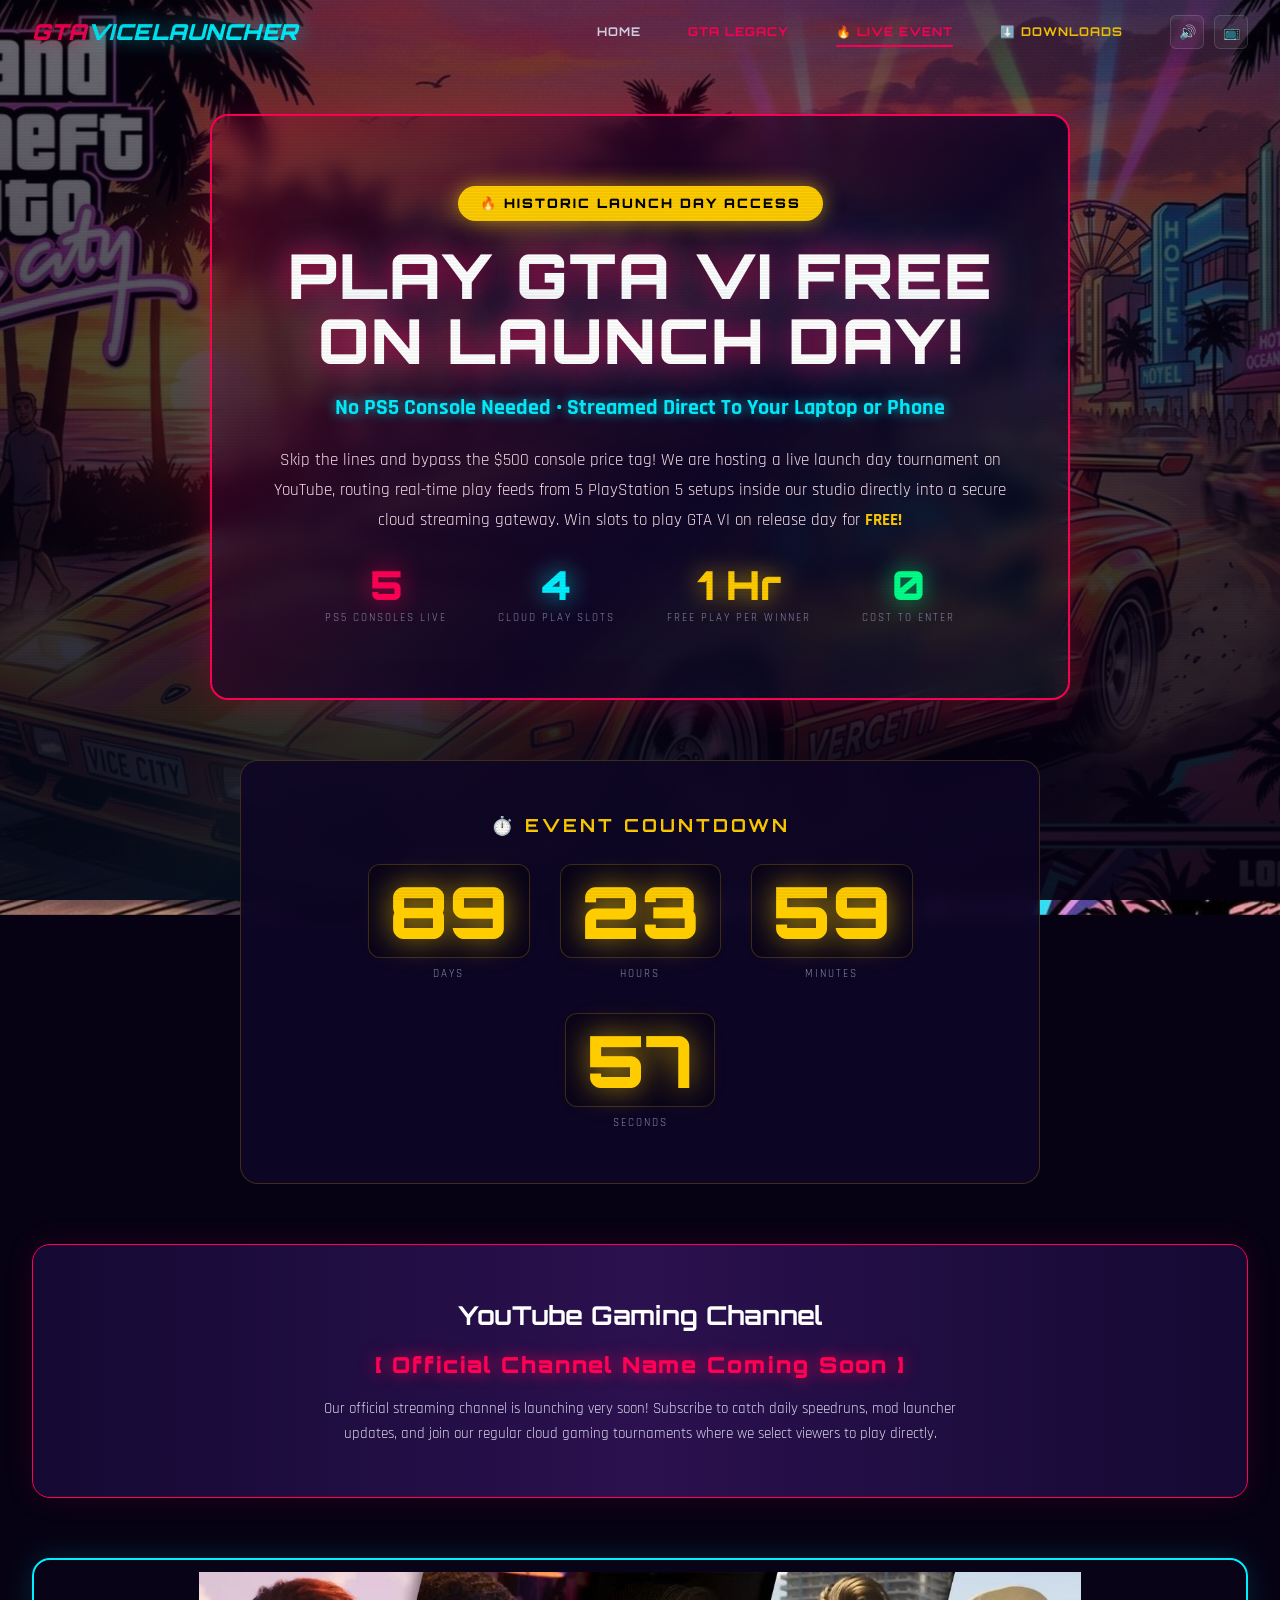
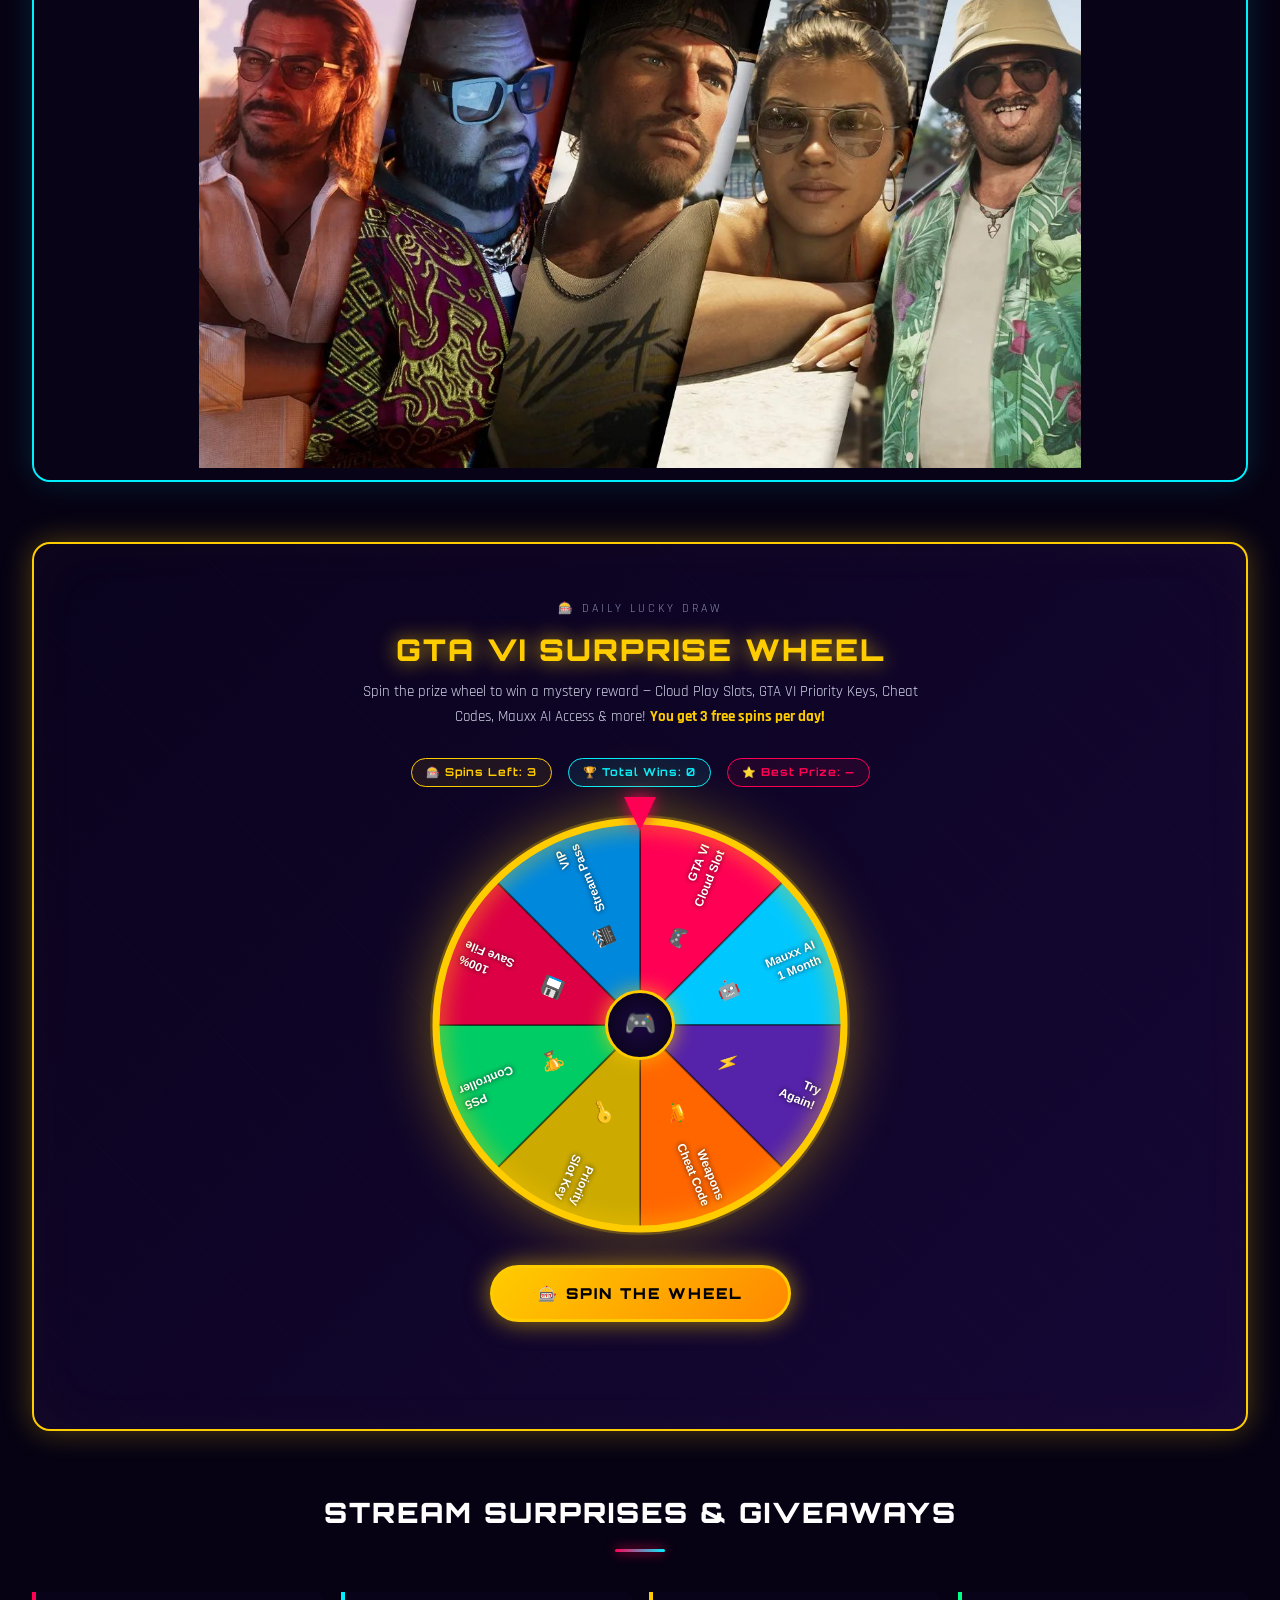
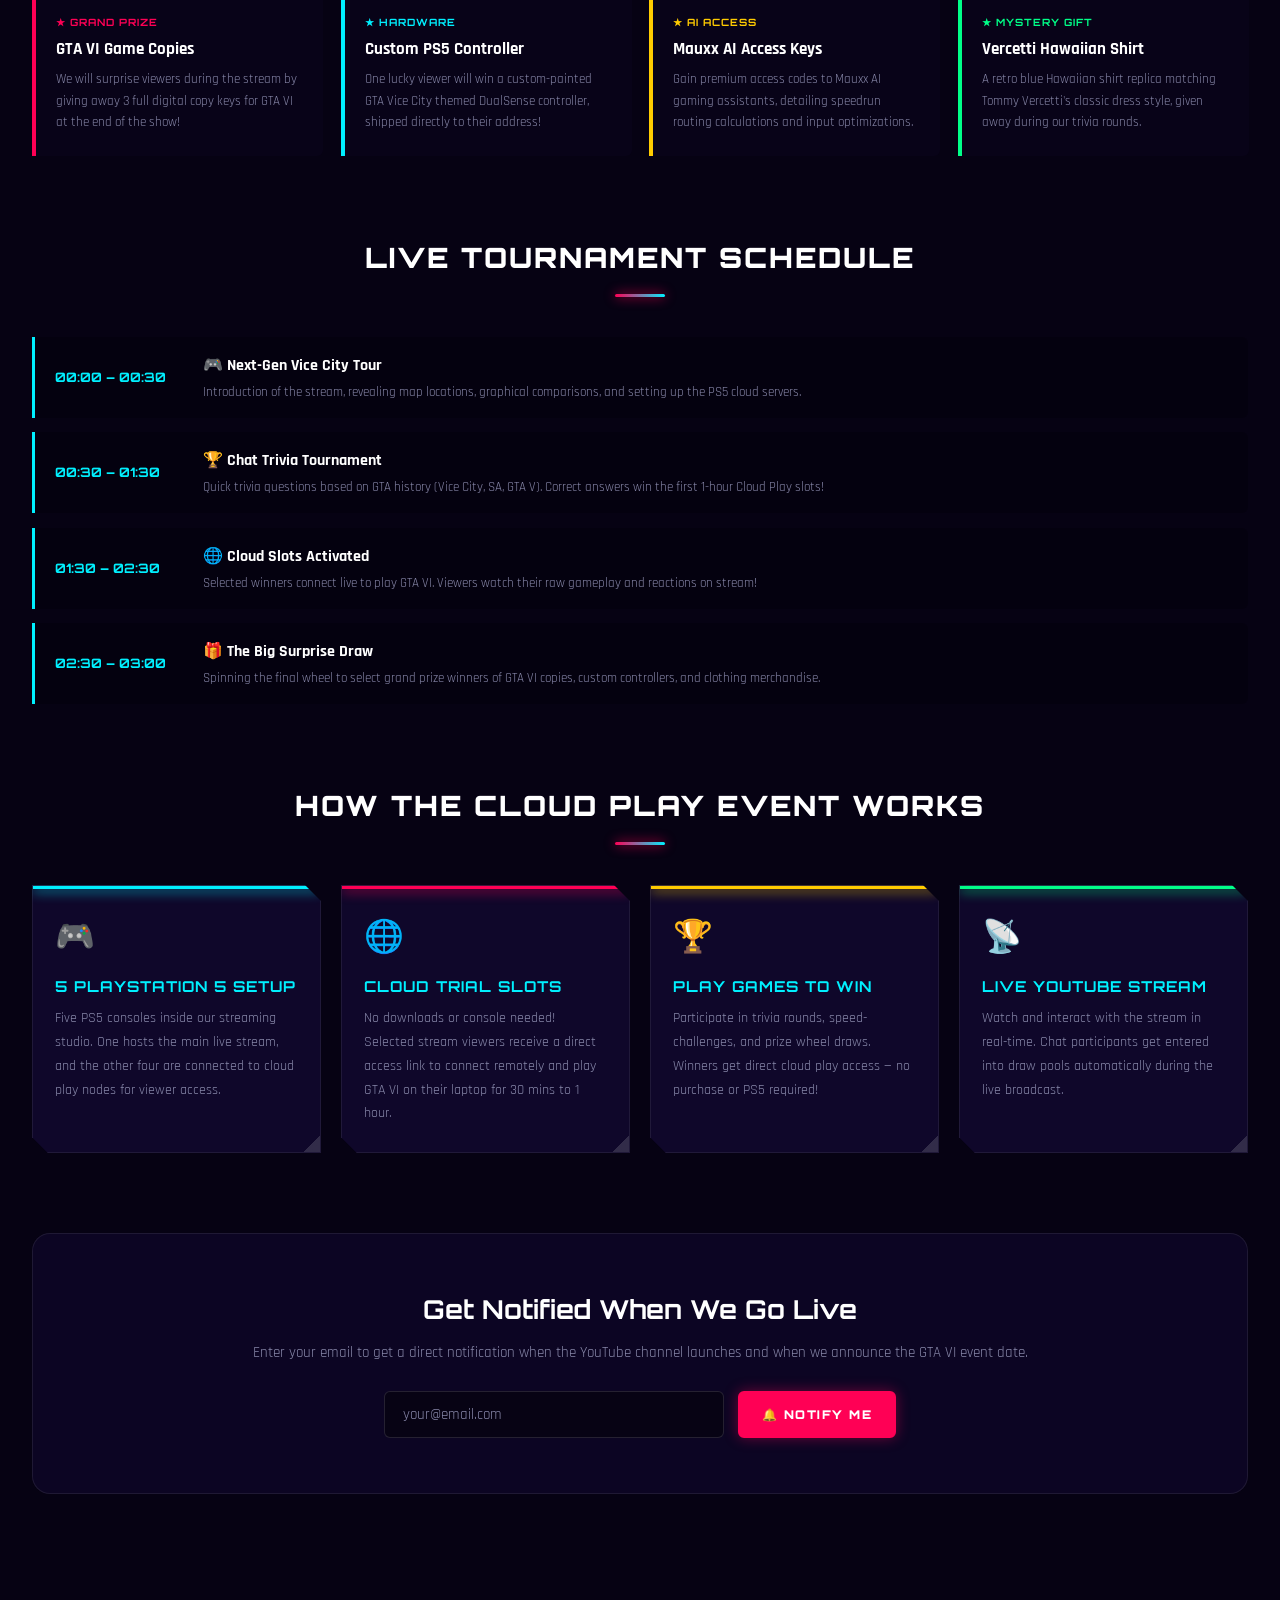
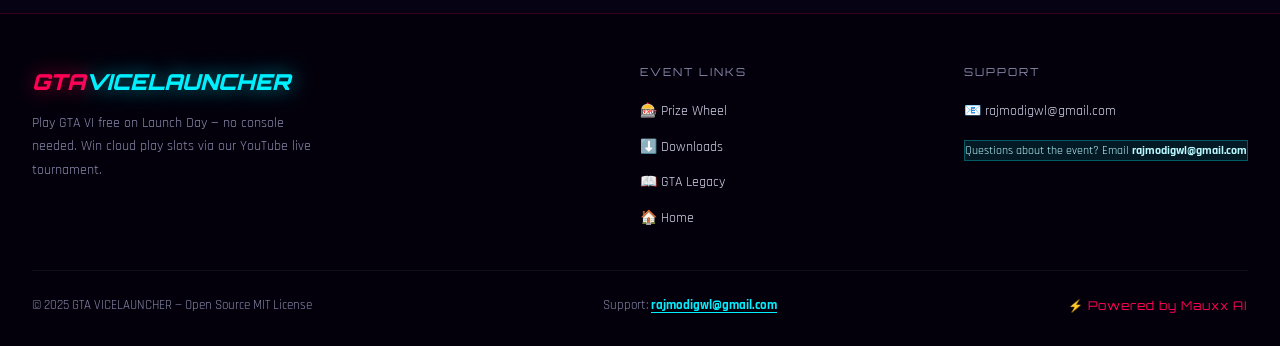
<file: docs/live_event.html>
<!DOCTYPE html>
<html lang="en">
<head>
  <meta charset="UTF-8">
  <meta name="viewport" content="width=device-width, initial-scale=1.0">
  <title>Play GTA VI FREE on Launch Day! — GTA VICELAUNCHER Live Event</title>
  <meta name="description" content="Your ultimate chance to play GTA VI FREE on Launch Day! No PS5 needed. Join our YouTube live event and win 1-hour cloud play slots!">

  <link rel="preconnect" href="https://fonts.googleapis.com">
  <link rel="preconnect" href="https://fonts.gstatic.com" crossorigin>
  <link href="https://fonts.googleapis.com/css2?family=Orbitron:wght@400;700;900&family=Rajdhani:wght@400;500;700&display=swap" rel="stylesheet">
  <link rel="preload" as="image" href="images/bg1.jpg">
  <link rel="stylesheet" href="shared.css?v=8.0">

  <style>
    /* ── HYPE BILLBOARD ── */
    .hype-billboard {
      background: linear-gradient(135deg, rgba(255,0,85,.18) 0%, rgba(14,6,38,.96) 60%, rgba(0,240,255,.06) 100%);
      border: 2px solid var(--pink);
      box-shadow: 0 0 40px rgba(255,0,85,.25), inset 0 0 60px rgba(255,0,85,.04);
      border-radius: var(--radius-lg);
      padding: clamp(36px, 7vw, 70px) clamp(20px, 5vw, 60px);
      text-align: center;
      margin: clamp(30px,5vw,50px) auto 60px;
      position: relative; overflow: hidden;
      backdrop-filter: blur(10px);
      max-width: 860px;
    }
    .hype-billboard::before {
      content: '';
      position: absolute; inset: 0;
      background: repeating-linear-gradient(-45deg, transparent, transparent 40px, rgba(255,0,85,.02) 40px, rgba(255,0,85,.02) 41px);
      pointer-events: none;
    }
    .hype-badge {
      display: inline-flex; align-items: center; gap: 8px;
      background: var(--yellow); color: #000;
      font-family: var(--font-display); font-weight: 900;
      font-size: clamp(10px,1.4vw,13px); letter-spacing: 2px;
      text-transform: uppercase; padding: 7px 22px;
      border-radius: var(--radius-pill); margin-bottom: 22px;
      box-shadow: 0 0 20px rgba(255,204,0,.6);
      animation: badgePulse 1.2s ease-in-out infinite alternate;
    }
    @keyframes badgePulse {
      from { box-shadow: 0 0 10px #ffcc00; transform: scale(1); }
      to   { box-shadow: 0 0 30px #ff0055; transform: scale(1.04); }
    }
    .hype-title {
      font-family: var(--font-display);
      font-size: clamp(28px, 7vw, 62px);
      font-weight: 900; line-height: 1.05;
      text-transform: uppercase; letter-spacing: 2px;
      color: #fff;
      text-shadow: 0 0 30px rgba(255,0,85,.8), 0 0 60px rgba(0,240,255,.4);
      margin-bottom: 18px;
    }
    .hype-sub {
      font-size: clamp(15px, 2.5vw, 22px); font-weight: 700;
      color: var(--cyan); text-shadow: 0 0 12px rgba(0,240,255,.7);
      margin-bottom: 20px; max-width: 760px; margin-left: auto; margin-right: auto;
    }
    .hype-desc {
      font-size: clamp(14px,1.8vw,17px); color: #ffe5f2;
      max-width: 820px; margin: 0 auto 30px; line-height: 1.75;
    }

    /* Event stats row */
    .event-stats {
      display: flex; justify-content: center; gap: clamp(20px,4vw,55px);
      flex-wrap: wrap; margin-top: 30px;
    }
    .event-stat { text-align: center; }
    .event-stat-num {
      font-family: var(--font-display); font-size: clamp(24px,5vw,40px);
      font-weight: 900; display: block; line-height: 1;
    }
    .event-stat-label { font-size: 11px; text-transform: uppercase; letter-spacing: 2px; color: var(--text-muted); margin-top: 5px; display: block; }

    /* ── COUNTDOWN ── */
    .countdown-section {
      background: var(--bg-panel); border: 1px solid rgba(255,204,0,.2);
      border-radius: var(--radius-lg); padding: clamp(28px,5vw,50px);
      text-align: center; margin-bottom: 60px;
      backdrop-filter: blur(10px);
      max-width: 800px;
      margin: 0 auto 60px;
    }
    .countdown-title { font-family: var(--font-display); font-size: clamp(14px,2vw,18px); font-weight: 700; color: var(--yellow); text-transform: uppercase; letter-spacing: 3px; margin-bottom: 24px; }
    .countdown-grid { display: flex; justify-content: center; gap: clamp(12px,3vw,30px); flex-wrap: wrap; }
    .countdown-unit { text-align: center; }
    .countdown-num {
      font-family: var(--font-display);
      font-size: clamp(36px,8vw,72px); font-weight: 900;
      color: var(--yellow); text-shadow: 0 0 30px rgba(255,204,0,.7);
      display: block; line-height: 1;
      background: rgba(0,0,0,.3); border: 1px solid rgba(255,204,0,.2);
      border-radius: var(--radius-md); padding: 10px 20px; min-width: 80px;
    }
    .countdown-label { font-size: 11px; text-transform: uppercase; letter-spacing: 2px; color: var(--text-muted); margin-top: 8px; display: block; }

    /* ── CHANNEL TEASER ── */
    .channel-teaser {
      background: linear-gradient(90deg, rgba(22,10,54,.92) 0%, rgba(47,18,84,.92) 50%, rgba(22,10,54,.92) 100%);
      border: 1.5px solid var(--pink); border-radius: var(--radius-lg);
      padding: clamp(28px,5vw,50px); text-align: center;
      margin-bottom: 60px; backdrop-filter: blur(10px);
      box-shadow: 0 0 30px rgba(255,0,85,.12);
    }
    .channel-teaser h2 { font-family: var(--font-display); font-size: clamp(18px,3vw,26px); color: #fff; margin-bottom: 10px; }
    .channel-status { font-family: var(--font-display); font-size: clamp(16px,2.5vw,22px); font-weight: 900; color: var(--pink); text-shadow: 0 0 15px rgba(255,0,85,.8); letter-spacing: 2px; margin-bottom: 14px; }

    /* ── SETUP SHOWCASE ── */
    .setup-showcase { margin-bottom: 60px; }
    .setup-img-card {
      background: var(--bg-panel); border: 2px solid var(--cyan);
      border-radius: var(--radius-lg); overflow: hidden;
      box-shadow: 0 0 30px rgba(0,240,255,.15);
    }
    .setup-img-card img { width: 100%; height: auto; max-height: 520px; object-fit: contain; background: rgba(0,0,0,0.35); display: block; padding: 12px; box-sizing: border-box; }

    /* ── PRIZE WHEEL ── */
    .spinner-section {
      background: linear-gradient(135deg, rgba(10,3,30,.97) 0%, rgba(22,7,55,.97) 100%);
      border: 2px solid var(--yellow);
      box-shadow: 0 0 30px rgba(255,204,0,.3), inset 0 0 60px rgba(255,204,0,.03);
      border-radius: var(--radius-lg);
      padding: clamp(28px, 5vw, 55px);
      text-align: center; margin-bottom: 60px;
      backdrop-filter: blur(12px);
      position: relative; overflow: hidden;
    }
    .spinner-section::before {
      content: ''; position: absolute; inset: 0;
      background: repeating-linear-gradient(45deg, transparent, transparent 40px, rgba(255,204,0,.012) 40px, rgba(255,204,0,.012) 41px);
      pointer-events: none;
    }
    .spinner-title { font-family: var(--font-display); font-size: clamp(20px,4vw,30px); font-weight: 900; color: var(--yellow); text-shadow: 0 0 20px rgba(255,204,0,.8); margin-bottom: 6px; text-transform: uppercase; letter-spacing: 2px; }
    .spinner-subtitle { font-size: 12px; color: var(--text-muted); text-transform: uppercase; letter-spacing: 3px; margin-bottom: 8px; }
    .spinner-desc { color: var(--text-soft); max-width: 560px; margin: 0 auto 28px; font-size: 15px; line-height: 1.65; }
    .spin-meta { display: flex; justify-content: center; gap: 16px; margin-bottom: 28px; flex-wrap: wrap; }
    .spin-badge { font-family: var(--font-display); font-size: 11px; padding: 5px 14px; border-radius: 20px; border: 1px solid; font-weight: 700; letter-spacing: 1px; }
    .spin-badge-yellow { color: var(--yellow); border-color: var(--yellow); background: rgba(255,204,0,.08); }
    .spin-badge-cyan   { color: var(--cyan);   border-color: var(--cyan);   background: rgba(0,240,255,.08); }
    .spin-badge-pink   { color: var(--pink);   border-color: var(--pink);   background: rgba(255,0,85,.08);  }
    .wheel-wrap { position: relative; width: clamp(260px,55vw,420px); height: clamp(260px,55vw,420px); margin: 0 auto 30px; filter: drop-shadow(0 0 30px rgba(255,204,0,.4)); }
    #prize-wheel-canvas { width: 100%; height: 100%; border-radius: 50%; display: block; cursor: pointer; }
    .wheel-pointer-v2 { position: absolute; top: -18px; left: 50%; transform: translateX(-50%); width: 0; height: 0; border-left: 16px solid transparent; border-right: 16px solid transparent; border-top: 34px solid var(--pink); filter: drop-shadow(0 0 8px rgba(255,0,85,.9)); z-index: 20; animation: pointerBob 1.2s ease-in-out infinite alternate; }
    @keyframes pointerBob { 0%{transform:translateX(-50%) translateY(0)} 100%{transform:translateX(-50%) translateY(-5px)} }
    .wheel-hub { position: absolute; top: 50%; left: 50%; transform: translate(-50%,-50%); width: clamp(50px,12vw,70px); height: clamp(50px,12vw,70px); background: radial-gradient(circle, #1a0840, #070314); border: 3px solid var(--yellow); border-radius: 50%; box-shadow: 0 0 20px rgba(255,204,0,.7); display: flex; align-items: center; justify-content: center; z-index: 15; pointer-events: none; }
    .wheel-hub-icon { font-size: clamp(18px,4vw,26px); animation: hubSpin 6s linear infinite; }
    @keyframes hubSpin { from{transform:rotate(0deg)} to{transform:rotate(360deg)} }
    .spin-btn { font-family: var(--font-display); font-size: clamp(12px,2vw,15px); font-weight: 900; padding: 16px 45px; border-radius: 50px; background: linear-gradient(135deg,var(--yellow),var(--orange)); color: #000; border: 3px solid var(--yellow); box-shadow: 0 0 25px rgba(255,204,0,.6); cursor: pointer; text-transform: uppercase; letter-spacing: 2px; transition: all .25s; position: relative; overflow: hidden; }
    .spin-btn::before { content: ''; position: absolute; top: -50%; left: -60%; width: 40%; height: 200%; background: rgba(255,255,255,.25); transform: skewX(-20deg); transition: left .4s; }
    .spin-btn:hover::before { left: 130%; }
    .spin-btn:hover { transform: translateY(-3px) scale(1.04); box-shadow: 0 0 40px rgba(255,204,0,.9); }
    .spin-btn:disabled { background: #2a2a3a; border-color: #3a3a4a; color: #666; box-shadow: none; cursor: not-allowed; transform: none; }
    .spinner-result { margin-top: 22px; font-family: var(--font-display); font-size: clamp(13px,2vw,17px); font-weight: 700; min-height: 30px; color: #fff; letter-spacing: 1px; transition: color .3s; }
    .spin-history { margin-top: 20px; max-height: 120px; overflow-y: auto; text-align: left; background: rgba(0,0,0,.3); border: 1px solid rgba(255,255,255,.08); border-radius: 8px; padding: 10px 15px; max-width: 520px; margin-left: auto; margin-right: auto; }
    .spin-history::-webkit-scrollbar { width: 4px; }
    .spin-history::-webkit-scrollbar-thumb { background: var(--yellow); border-radius: 2px; }
    .spin-history-title { font-family: var(--font-display); font-size: 10px; color: var(--yellow); text-transform: uppercase; letter-spacing: 2px; margin-bottom: 8px; }
    .spin-log-row { font-size: 12px; color: var(--text-muted); padding: 4px 0; border-bottom: 1px solid rgba(255,255,255,.05); display: flex; gap: 10px; align-items: center; }
    .spin-log-row:last-child { border-bottom: none; }
    .spin-log-num { color: var(--pink); font-weight: 700; min-width: 24px; }
    .spin-log-prize { flex-grow: 1; }
    .spin-log-rarity { font-size: 10px; }
    .win-modal-overlay { display: none; position: fixed; inset: 0; background: rgba(0,0,0,.75); z-index: 9000; align-items: center; justify-content: center; backdrop-filter: blur(6px); }
    .win-modal-overlay.active { display: flex; }
    .win-modal { background: linear-gradient(135deg,#0e0429,#1a0645); border: 2px solid var(--yellow); box-shadow: 0 0 60px rgba(255,204,0,.5), 0 0 120px rgba(255,0,85,.2); border-radius: 20px; padding: clamp(25px,5vw,50px) clamp(20px,6vw,60px); text-align: center; max-width: 520px; width: 90%; animation: modalPop .4s cubic-bezier(.34,1.56,.64,1) both; }
    @keyframes modalPop { from{transform:scale(.5) rotate(-5deg);opacity:0} to{transform:scale(1) rotate(0);opacity:1} }
    .win-modal-emoji { font-size: clamp(48px,10vw,72px); margin-bottom: 10px; animation: emojiBounce .6s ease-out .3s both; }
    @keyframes emojiBounce { 0%{transform:translateY(-30px);opacity:0} 60%{transform:translateY(8px)} 100%{transform:none;opacity:1} }
    .win-modal-rarity { font-family: var(--font-display); font-size: 11px; letter-spacing: 3px; text-transform: uppercase; margin-bottom: 10px; }
    .win-modal-title { font-family: var(--font-display); font-size: clamp(18px,4vw,26px); font-weight: 900; color: #fff; margin-bottom: 12px; }
    .win-modal-code { font-family: monospace; font-size: clamp(14px,2.5vw,18px); background: rgba(0,0,0,.5); border: 1px solid rgba(255,255,255,.15); border-radius: 6px; padding: 10px 20px; color: var(--cyan); letter-spacing: 2px; margin: 10px auto; max-width: 320px; cursor: pointer; transition: background .2s; }
    .win-modal-code:hover { background: rgba(0,240,255,.1); }
    .win-modal-desc { color: var(--text-muted); font-size: 14px; margin: 12px 0 20px; }
    .win-modal-close { font-family: var(--font-display); font-size: 13px; font-weight: 700; padding: 12px 35px; border-radius: 30px; border: 2px solid var(--yellow); background: var(--yellow); color: #000; cursor: pointer; text-transform: uppercase; transition: all .2s; }
    .win-modal-close:hover { background: transparent; color: var(--yellow); }
    #confetti-canvas { position: fixed; top: 0; left: 0; width: 100%; height: 100%; pointer-events: none; z-index: 8999; }

    /* ── SURPRISES GRID ── */
    .surprise-grid { display: grid; grid-template-columns: repeat(auto-fit,minmax(270px,1fr)); gap: 18px; margin-top: 28px; }
    .surprise-card {
      background: rgba(9,4,26,.9);
      border-left: 4px solid var(--pink);
      padding: 22px 20px; border-radius: 0 var(--radius-sm) var(--radius-sm) 0;
      transition: var(--transition);
    }
    .surprise-card:hover { transform: translateX(6px); box-shadow: 0 0 20px rgba(255,0,85,.15); }
    .surprise-tag { font-family: var(--font-display); font-size: 10px; font-weight: 700; color: var(--pink); text-transform: uppercase; letter-spacing: 1px; margin-bottom: 6px; display: block; }
    .surprise-title { font-size: 17px; font-weight: 700; margin-bottom: 6px; }
    .surprise-desc { font-size: 13px; color: var(--text-muted); line-height: 1.65; }

    /* ── SCHEDULE ── */
    .schedule-list { display: flex; flex-direction: column; gap: 14px; margin-top: 28px; }

    /* ── SPECS ── */
    .specs-grid { display: grid; grid-template-columns: repeat(auto-fit,minmax(260px,1fr)); gap: 20px; }
    .spec-card { padding: 26px 22px; }
    .spec-icon { font-size: 32px; margin-bottom: 12px; display: block; }
    .spec-title { font-family: var(--font-display); font-size: 15px; font-weight: 700; color: var(--cyan); margin-bottom: 8px; text-transform: uppercase; letter-spacing: 1px; }
    .spec-desc { font-size: 14px; color: var(--text-muted); line-height: 1.7; }

    /* ── EMAIL SIGNUP ── */
    .signup-section { background: var(--bg-panel); border-radius: var(--radius-lg); border: 1px solid rgba(255,255,255,.08); padding: clamp(28px,5vw,55px); margin-bottom: 80px; text-align: center; backdrop-filter: blur(10px); }
    .signup-title { font-family: var(--font-display); font-size: clamp(18px,3vw,26px); margin-bottom: 10px; }
    .signup-desc { color: var(--text-muted); margin-bottom: 26px; font-size: 15px; }
    .signup-row { display: flex; justify-content: center; gap: 14px; max-width: 580px; margin: 0 auto; flex-wrap: wrap; }
  </style>
</head>
<body>
<!-- Mobile Nav Drawer -->
  <nav class="mobile-nav" id="mobile-nav">
    <button class="mobile-nav-close" onclick="closeMobileNav()">✕</button>
    <a href="index.html">🏠 Home</a>
    <a href="gta_legacy.html" class="nav-hot">📖 GTA Legacy</a>
    <a href="live_event.html" class="nav-hot active">🔥 Live Event</a>
    <a href="download.html" class="nav-gold">⬇️ Downloads</a>
  </nav>

  <!-- Fixed Frozen Background Slides -->
  <div id="bg-slide-1" class="bg-slide" style="background-image:url('images/bg1.jpg');opacity:1;"></div>
  <div id="bg-slide-2" class="bg-slide" style="background-image:url('images/bg2.jpg');opacity:0;"></div>
  <div id="bg-slide-3" class="bg-slide" style="background-image:url('images/bg3.jpg');opacity:0;"></div>
  <div class="bg-overlay"></div>

  <!-- Navigation -->
  <header class="site-header">
    <div class="nav-inner">
      <button class="hamburger" id="hamburger" aria-label="Toggle menu" onclick="toggleMobileNav()">
        <span></span><span></span><span></span>
      </button>

      <a href="index.html" class="nav-logo">GTA<span>VICELAUNCHER</span></a>
      <ul class="nav-links">
        <li><a href="index.html">Home</a></li>
        <li><a href="gta_legacy.html" class="nav-hot">GTA Legacy</a></li>
        <li><a href="live_event.html" class="active nav-hot">🔥 Live Event</a></li>
        <li><a href="download.html" class="nav-gold">⬇️ Downloads</a></li>
      </ul>
      <!-- Nav Controls (Mute/CRT Settings) -->
      <div class="nav-controls">
        <button id="audio-toggle" class="control-btn" title="Toggle Sound Effects" aria-label="Toggle Sound Effects">🔊</button>
        <button id="crt-toggle" class="control-btn" title="Toggle CRT Screen Scanlines" aria-label="Toggle CRT Screen Scanlines">📺</button>
      </div>
      
    </div>
  </header>

  <div class="page-body">

    <!-- ══ HYPE BILLBOARD ══ -->
    <section class="hype-billboard reveal">
      <div class="hype-badge">🔥 Historic Launch Day Access</div>
      <h1 class="hype-title">PLAY GTA VI FREE<br>ON LAUNCH DAY!</h1>
      <p class="hype-sub">No PS5 Console Needed • Streamed Direct To Your Laptop or Phone</p>
      <p class="hype-desc">
        Skip the lines and bypass the $500 console price tag! We are hosting a live launch day tournament on YouTube, routing real-time play feeds from 5 PlayStation 5 setups inside our studio directly into a secure cloud streaming gateway. Win slots to play GTA VI on release day for <strong style="color:var(--yellow)">FREE!</strong>
      </p>
      <div class="event-stats">
        <div class="event-stat">
          <span class="event-stat-num" style="color:var(--pink);text-shadow:0 0 25px rgba(255,0,85,.7)">5</span>
          <span class="event-stat-label">PS5 Consoles Live</span>
        </div>
        <div class="event-stat">
          <span class="event-stat-num" style="color:var(--cyan);text-shadow:0 0 25px rgba(0,240,255,.7)">4</span>
          <span class="event-stat-label">Cloud Play Slots</span>
        </div>
        <div class="event-stat">
          <span class="event-stat-num" style="color:var(--yellow);text-shadow:0 0 25px rgba(255,204,0,.7)">1 Hr</span>
          <span class="event-stat-label">Free Play Per Winner</span>
        </div>
        <div class="event-stat">
          <span class="event-stat-num" style="color:var(--green);text-shadow:0 0 25px rgba(0,255,136,.7)">0</span>
          <span class="event-stat-label">Cost To Enter</span>
        </div>
      </div>
    </section>

    <!-- ══ COUNTDOWN ══ -->
    <section class="countdown-section reveal section">
      <div class="countdown-title">⏱️ Event Countdown</div>
      <div class="countdown-grid">
        <div class="countdown-unit">
          <span class="countdown-num" id="cd-days">--</span>
          <span class="countdown-label">Days</span>
        </div>
        <div class="countdown-unit">
          <span class="countdown-num" id="cd-hours">--</span>
          <span class="countdown-label">Hours</span>
        </div>
        <div class="countdown-unit">
          <span class="countdown-num" id="cd-mins">--</span>
          <span class="countdown-label">Minutes</span>
        </div>
        <div class="countdown-unit">
          <span class="countdown-num" id="cd-secs">--</span>
          <span class="countdown-label">Seconds</span>
        </div>
      </div>
    </section>

    <!-- ══ YOUTUBE CHANNEL TEASER ══ -->
    <section class="channel-teaser reveal section">
      <h2>YouTube Gaming Channel</h2>
      <div class="channel-status">[ Official Channel Name Coming Soon ]</div>
      <p style="color:var(--text-soft);max-width:640px;margin:0 auto;font-size:15px;line-height:1.7;">
        Our official streaming channel is launching very soon! Subscribe to catch daily speedruns, mod launcher updates, and join our regular cloud gaming tournaments where we select viewers to play directly.
      </p>
    </section>

    <!-- ══ SETUP SHOWCASE ══ -->
    <section class="setup-showcase reveal section">
      <div class="setup-img-card">
        <img src="images/stream_setup.jpg" alt="GTA VI Live Stream Setup — 5 PS5 Consoles" loading="lazy">
      </div>
    </section>

    <!-- ══ PRIZE WHEEL ══ -->
    <section class="spinner-section reveal section" id="wheel-section">
      <p class="spinner-subtitle">🎰 Daily Lucky Draw</p>
      <h2 class="spinner-title">GTA VI Surprise Wheel</h2>
      <p class="spinner-desc">Spin the prize wheel to win a mystery reward — Cloud Play Slots, GTA VI Priority Keys, Cheat Codes, Mauxx AI Access &amp; more! <strong style="color:var(--yellow)">You get 3 free spins per day!</strong></p>

      <div class="spin-meta">
        <div class="spin-badge spin-badge-yellow">🎰 Spins Left: <span id="spins-left">3</span></div>
        <div class="spin-badge spin-badge-cyan">🏆 Total Wins: <span id="total-wins">0</span></div>
        <div class="spin-badge spin-badge-pink">⭐ Best Prize: <span id="best-prize">—</span></div>
      </div>

      <div class="wheel-wrap">
        <div class="wheel-pointer-v2"></div>
        <canvas id="prize-wheel-canvas" width="420" height="420"></canvas>
        <div class="wheel-hub"><span class="wheel-hub-icon">🎮</span></div>
      </div>

      <button id="spin-btn" class="spin-btn" onclick="doSpin()">🎰 SPIN THE WHEEL</button>
      <div id="spinner-result" class="spinner-result"></div>

      <div class="spin-history" id="spin-history" style="display:none;">
        <div class="spin-history-title">📋 Spin History</div>
        <div id="spin-log-list"></div>
      </div>
    </section>

    <!-- Win Modal -->
    <div class="win-modal-overlay" id="win-modal">
      <canvas id="confetti-canvas"></canvas>
      <div class="win-modal">
        <div class="win-modal-emoji" id="modal-emoji">🎉</div>
        <div class="win-modal-rarity" id="modal-rarity" style="color:#ffcc00">★ LEGENDARY PRIZE ★</div>
        <h3 class="win-modal-title" id="modal-title">You Won!</h3>
        <div class="win-modal-code" id="modal-code" title="Click to copy" onclick="copyCode(this)">VCC-XXXXX</div>
        <p class="win-modal-desc" id="modal-desc">Congratulations! Your prize code has been generated.</p>
        <button class="win-modal-close" onclick="closeModal()">CLAIM &amp; CONTINUE</button>
      </div>
    </div>

    <!-- ══ STREAM SURPRISES ══ -->
    <section class="reveal section">
      <h2 class="sec-title">Stream Surprises &amp; Giveaways</h2>
      <div class="surprise-grid">
        <div class="surprise-card reveal">
          <span class="surprise-tag">★ Grand Prize</span>
          <h3 class="surprise-title">GTA VI Game Copies</h3>
          <p class="surprise-desc">We will surprise viewers during the stream by giving away 3 full digital copy keys for GTA VI at the end of the show!</p>
        </div>
        <div class="surprise-card reveal" style="border-left-color:var(--cyan)">
          <span class="surprise-tag" style="color:var(--cyan)">★ Hardware</span>
          <h3 class="surprise-title">Custom PS5 Controller</h3>
          <p class="surprise-desc">One lucky viewer will win a custom-painted GTA Vice City themed DualSense controller, shipped directly to their address!</p>
        </div>
        <div class="surprise-card reveal" style="border-left-color:var(--yellow)">
          <span class="surprise-tag" style="color:var(--yellow)">★ AI Access</span>
          <h3 class="surprise-title">Mauxx AI Access Keys</h3>
          <p class="surprise-desc">Gain premium access codes to Mauxx AI gaming assistants, detailing speedrun routing calculations and input optimizations.</p>
        </div>
        <div class="surprise-card reveal" style="border-left-color:var(--green)">
          <span class="surprise-tag" style="color:var(--green)">★ Mystery Gift</span>
          <h3 class="surprise-title">Vercetti Hawaiian Shirt</h3>
          <p class="surprise-desc">A retro blue Hawaiian shirt replica matching Tommy Vercetti's classic dress style, given away during our trivia rounds.</p>
        </div>
      </div>
    </section>

    <!-- ══ SCHEDULE ══ -->
    <section class="reveal section">
      <h2 class="sec-title">Live Tournament Schedule</h2>
      <div class="schedule-list">
        <div class="timeline-row reveal">
          <span class="timeline-time">00:00 – 00:30</span>
          <div class="timeline-content">
            <h4 class="timeline-activity">🎮 Next-Gen Vice City Tour</h4>
            <p class="timeline-detail">Introduction of the stream, revealing map locations, graphical comparisons, and setting up the PS5 cloud servers.</p>
          </div>
        </div>
        <div class="timeline-row reveal">
          <span class="timeline-time">00:30 – 01:30</span>
          <div class="timeline-content">
            <h4 class="timeline-activity">🏆 Chat Trivia Tournament</h4>
            <p class="timeline-detail">Quick trivia questions based on GTA history (Vice City, SA, GTA V). Correct answers win the first 1-hour Cloud Play slots!</p>
          </div>
        </div>
        <div class="timeline-row reveal">
          <span class="timeline-time">01:30 – 02:30</span>
          <div class="timeline-content">
            <h4 class="timeline-activity">🌐 Cloud Slots Activated</h4>
            <p class="timeline-detail">Selected winners connect live to play GTA VI. Viewers watch their raw gameplay and reactions on stream!</p>
          </div>
        </div>
        <div class="timeline-row reveal">
          <span class="timeline-time">02:30 – 03:00</span>
          <div class="timeline-content">
            <h4 class="timeline-activity">🎁 The Big Surprise Draw</h4>
            <p class="timeline-detail">Spinning the final wheel to select grand prize winners of GTA VI copies, custom controllers, and clothing merchandise.</p>
          </div>
        </div>
      </div>
    </section>

    <!-- ══ SPECS ══ -->
    <section class="reveal section">
      <h2 class="sec-title">How the Cloud Play Event Works</h2>
      <div class="specs-grid">
        <div class="glass-card spec-card accent-cyan hover-cyan reveal">
          <span class="spec-icon">🎮</span>
          <h3 class="spec-title">5 PlayStation 5 Setup</h3>
          <p class="spec-desc">Five PS5 consoles inside our streaming studio. One hosts the main live stream, and the other four are connected to cloud play nodes for viewer access.</p>
        </div>
        <div class="glass-card spec-card accent-pink hover-pink reveal">
          <span class="spec-icon">🌐</span>
          <h3 class="spec-title">Cloud Trial Slots</h3>
          <p class="spec-desc">No downloads or console needed! Selected stream viewers receive a direct access link to connect remotely and play GTA VI on their laptop for 30 mins to 1 hour.</p>
        </div>
        <div class="glass-card spec-card accent-yellow hover-yellow reveal">
          <span class="spec-icon">🏆</span>
          <h3 class="spec-title">Play Games to Win</h3>
          <p class="spec-desc">Participate in trivia rounds, speed-challenges, and prize wheel draws. Winners get direct cloud play access — no purchase or PS5 required!</p>
        </div>
        <div class="glass-card spec-card accent-green hover-green reveal">
          <span class="spec-icon">📡</span>
          <h3 class="spec-title">Live YouTube Stream</h3>
          <p class="spec-desc">Watch and interact with the stream in real-time. Chat participants get entered into draw pools automatically during the live broadcast.</p>
        </div>
      </div>
    </section>

    <!-- ══ EMAIL SIGNUP ══ -->
    <section class="signup-section reveal">
      <h2 class="signup-title">Get Notified When We Go Live</h2>
      <p class="signup-desc">Enter your email to get a direct notification when the YouTube channel launches and when we announce the GTA VI event date.</p>
      <div class="signup-row">
        <input type="email" class="input-field" placeholder="your@email.com" style="max-width:340px;">
        <button class="btn btn-pink" onclick="signupEmail(this)">🔔 Notify Me</button>
      </div>
    </section>

  </div>

  <!-- ══ FOOTER ══ -->
  <footer class="site-footer">
    <div class="footer-inner">
      <div class="footer-grid">
        <div>
          <div class="footer-brand-name">GTA<span>VICELAUNCHER</span></div>
          <p class="footer-tagline">Play GTA VI free on Launch Day — no console needed. Win cloud play slots via our YouTube live tournament.</p>
        </div>
        <div>
          <div class="footer-col-title">Event Links</div>
          <ul class="footer-links">
            <li><a href="#wheel-section">🎰 Prize Wheel</a></li>
            <li><a href="download.html">⬇️ Downloads</a></li>
            <li><a href="gta_legacy.html">📖 GTA Legacy</a></li>
            <li><a href="index.html">🏠 Home</a></li>
          </ul>
        </div>
        <div>
          <div class="footer-col-title">Support</div>
          <ul class="footer-links">
            <li><a href="mailto:rajmodigwl@gmail.com">📧 rajmodigwl@gmail.com</a></li>
          </ul>
          <div class="info-tip" style="margin-top:16px;font-size:12px;">Questions about the event? Email <strong>rajmodigwl@gmail.com</strong></div>
        </div>
      </div>
      <hr class="footer-divider">
      <div class="footer-bottom">
        <span>© 2025 GTA VICELAUNCHER — Open Source MIT License</span>
        <span class="footer-support">Support: <a href="mailto:rajmodigwl@gmail.com">rajmodigwl@gmail.com</a></span>
        <span class="footer-powered">⚡ Powered by Mauxx AI</span>
      </div>
    </div>
  </footer>

  <!-- Back to Top -->
  <button class="back-to-top" id="btt" onclick="window.scrollTo({top:0,behavior:'smooth'})">↑</button>

  <script>
    // Scroll Reveal
    const obs = new IntersectionObserver(e => e.forEach(x => { if(x.isIntersecting) x.target.classList.add('visible'); }), { threshold: 0.05 });
    document.querySelectorAll('.reveal,.reveal-fade,.reveal-zoom,.reveal-left,.reveal-right,.reveal-flip').forEach(el => obs.observe(el));

    // ── Unified Scroll Handling (Progress, Back-to-Top, Header Scrolled state, Scroll-Switch & Zoom Bg) ──
    const btt = document.getElementById('btt');
    const header = document.querySelector('.site-header');
    const bgSlides = document.querySelectorAll('.bg-slide');

    function handleScroll() {
      const scrollY = window.scrollY;
      const doc = document.documentElement;
      const scrollHeight = doc.scrollHeight - doc.clientHeight;
      const pct = scrollHeight > 0 ? Math.max(0, Math.min(scrollY / scrollHeight, 1.0)) : 0;

      // Back to Top button
      if (btt) btt.classList.toggle('show', scrollY > 400);

      // Header scrolled state
      if (header) {
        if (scrollY > 15) {
          header.classList.add('scrolled');
        } else {
          header.classList.remove('scrolled');
        }
      }

      // Scroll-driven Background switching (3 slides)
      let activeIdx = 0;
      if (pct > 0.33 && pct <= 0.66) {
        activeIdx = 1;
      } else if (pct > 0.66) {
        activeIdx = 2;
      }

      bgSlides.forEach((slide, idx) => {
        if (idx === activeIdx) {
          slide.style.opacity = '1';
        } else {
          slide.style.opacity = '0';
        }
      });
    }

    let scrollScheduled = false;
    window.addEventListener('scroll', () => {
      if (!scrollScheduled) {
        scrollScheduled = true;
        requestAnimationFrame(() => {
          handleScroll();
          scrollScheduled = false;
        });
      }
    }, { passive: true });
    handleScroll(); // Initial check on page load

    // Hamburger
    function toggleMobileNav() {
      const hamburger = document.getElementById('hamburger');
      if (window.innerWidth > 768) {
        // Desktop: Toggle inline staggered links
        const navLinks = document.querySelector('.nav-links');
        const isOpen = navLinks.classList.toggle('open');
        hamburger.classList.toggle('open', isOpen);
      } else {
        // Mobile: Toggle drawer
        const mobileNav = document.getElementById('mobile-nav');
        if (mobileNav.classList.contains('open')) {
          closeMobileNav();
        } else {
          openMobileNav();
        }
      }
    }
    function openMobileNav()  { document.getElementById('mobile-nav').classList.add('open');    document.getElementById('hamburger').classList.add('open');    document.body.style.overflow='hidden'; }
    function closeMobileNav() { 
      document.getElementById('mobile-nav').classList.remove('open'); 
      document.getElementById('hamburger').classList.remove('open'); 
      document.body.style.overflow=''; 
      const navLinks = document.querySelector('.nav-links');
      if (navLinks) navLinks.classList.remove('open');
    }
    document.getElementById('mobile-nav').addEventListener('click', e => { if(e.target===e.currentTarget) closeMobileNav(); });

    // Email signup
    function signupEmail(btn) {
      const input = btn.previousElementSibling;
      if (!input.value.includes('@')) { input.style.borderColor='var(--pink)'; return; }
      btn.textContent = '✅ Subscribed!'; btn.disabled = true;
      input.disabled = true;
    }

    // ── COUNTDOWN TIMER ──
    const eventDate = new Date(Date.now() + 90 * 24 * 60 * 60 * 1000); // 90 days from now
    function updateCountdown() {
      const diff = eventDate - Date.now();
      if (diff <= 0) { document.querySelector('.countdown-section').innerHTML = '<div class="countdown-title">🔴 LIVE NOW!</div>'; return; }
      const days  = Math.floor(diff / 86400000);
      const hours = Math.floor((diff % 86400000) / 3600000);
      const mins  = Math.floor((diff % 3600000) / 60000);
      const secs  = Math.floor((diff % 60000) / 1000);
      document.getElementById('cd-days').textContent  = String(days).padStart(2,'0');
      document.getElementById('cd-hours').textContent = String(hours).padStart(2,'0');
      document.getElementById('cd-mins').textContent  = String(mins).padStart(2,'0');
      document.getElementById('cd-secs').textContent  = String(secs).padStart(2,'0');
    }
    updateCountdown();
    setInterval(updateCountdown, 1000);

    // ═══════════════════════════════════════════════════════════════
    //  ADVANCED PRIZE WHEEL ENGINE
    // ═══════════════════════════════════════════════════════════════
    const PRIZES = [
      { label:"GTA VI\nCloud Slot",  emoji:"🎮", color:"#ff0055", rarityColor:"#ff0055", rarity:"★★★ LEGENDARY", code:"GTAVI-CLOUD-A7X9", desc:"You won a 1-Hour GTA VI Cloud Play Slot on Launch Day! Check your email for your access link." },
      { label:"Mauxx AI\n1 Month",   emoji:"🤖", color:"#00c8ff", rarityColor:"#00f0ff", rarity:"★★ EPIC",       code:"MAUXX-PRM-B2K4",  desc:"1 Month Mauxx AI Premium Access! Use this code at the Mauxx AI portal to activate." },
      { label:"Try\nAgain!",         emoji:"⚡",  color:"#5522aa", rarityColor:"#9966ff", rarity:"◆ COMMON",     code:"RETRY-DOUBLE-XP",  desc:"Double tournament entry unlocked! You get 2 entries in the next trivia round." },
      { label:"Weapons\nCheat Code", emoji:"🔫", color:"#ff6600", rarityColor:"#ff8800", rarity:"★ RARE",        code:"THUGSTOOLS",        desc:"Full Weapons Pack cheat! Type this in-game to unlock all weapons instantly." },
      { label:"Priority\nSlot Key",  emoji:"🔑", color:"#ccaa00", rarityColor:"#ffcc00", rarity:"★★ EPIC",       code:"VCC-PRIO-GX7",     desc:"Priority Access Key! Jump to the front of the queue for the Cloud Play event signup." },
      { label:"PS5\nController",     emoji:"🏆", color:"#00cc66", rarityColor:"#00ff88", rarity:"★★★ MYTHIC",    code:"CTRL-WIN-2025",    desc:"You won the Custom GTA PS5 Controller Draw Entry! Screenshot this and DM us on YouTube to claim." },
      { label:"100%\nSave File",     emoji:"💾", color:"#dd0044", rarityColor:"#ff55aa", rarity:"★ RARE",        code:"VCC-SAVE100",       desc:"GTA Vice City 100% Save File! Go to the Downloads page to get your complete game save." },
      { label:"VIP\nStream Pass",    emoji:"🎬", color:"#0088dd", rarityColor:"#00aaff", rarity:"★★ EPIC",       code:"STREAM-VIP-ZQ8",   desc:"VIP Stream Access Pass! You get a backstage seat during our GTA VI Launch Day stream." },
    ];

    let isSpinning=false, audioCtx=null, currentAngle=0, spinsLeft=3, totalWins=0, spinCount=0, bestPrize=null;
    const spinLog=[], SEG=360/PRIZES.length;
    const canvas=document.getElementById("prize-wheel-canvas"), ctx2d=canvas.getContext("2d");
    const CX=canvas.width/2, CY=canvas.height/2, R=canvas.width/2-6;

    function drawWheel(angleOffset) {
      ctx2d.clearRect(0,0,canvas.width,canvas.height);
      const rad=angleOffset*Math.PI/180;
      PRIZES.forEach((p,i)=>{
        const sa=rad+(i*SEG-90)*Math.PI/180, ea=sa+SEG*Math.PI/180;
        ctx2d.beginPath(); ctx2d.moveTo(CX,CY); ctx2d.arc(CX,CY,R,sa,ea); ctx2d.closePath();
        ctx2d.fillStyle=p.color; ctx2d.fill();
        ctx2d.strokeStyle="rgba(0,0,0,0.4)"; ctx2d.lineWidth=2; ctx2d.stroke();
        ctx2d.beginPath(); ctx2d.arc(CX,CY,R,sa,ea); ctx2d.strokeStyle="rgba(255,255,255,0.14)"; ctx2d.lineWidth=5; ctx2d.stroke();
        ctx2d.save(); ctx2d.translate(CX,CY); ctx2d.rotate(sa+(SEG/2)*Math.PI/180);
        ctx2d.textAlign="right"; ctx2d.fillStyle="#fff"; ctx2d.shadowColor="rgba(0,0,0,0.8)"; ctx2d.shadowBlur=5;
        const fs=canvas.width<320?9:12; ctx2d.font="900 "+fs+"px Orbitron, sans-serif";
        p.label.split("\n").forEach((line,li,arr)=>ctx2d.fillText(line,R-12,(li-(arr.length-1)/2)*(fs+4)+4));
        ctx2d.font=(fs+6)+"px serif"; ctx2d.shadowBlur=0; ctx2d.fillText(p.emoji,R*0.52,7); ctx2d.restore();
      });
      ctx2d.beginPath(); ctx2d.arc(CX,CY,R,0,Math.PI*2);
      ctx2d.strokeStyle="#ffcc00"; ctx2d.lineWidth=7; ctx2d.shadowColor="#ffcc00"; ctx2d.shadowBlur=22; ctx2d.stroke(); ctx2d.shadowBlur=0;
    }
    drawWheel(0);

    function initAudio(){if(!audioCtx)audioCtx=new(window.AudioContext||window.webkitAudioContext)();}
    function playTone(freq,type,dur,vol){try{const osc=audioCtx.createOscillator(),gain=audioCtx.createGain();osc.type=type||"sine";osc.frequency.setValueAtTime(freq,audioCtx.currentTime);gain.gain.setValueAtTime(vol||0.06,audioCtx.currentTime);gain.gain.exponentialRampToValueAtTime(0.001,audioCtx.currentTime+dur);osc.connect(gain);gain.connect(audioCtx.destination);osc.start();osc.stop(audioCtx.currentTime+dur);}catch(e){}}
    function playWinFanfare(){[523.25,659.25,783.99,1046.5].forEach((f,i)=>setTimeout(()=>playTone(f,"sine",.3,.08),i*110));}

    function doSpin(){
      if(isSpinning||spinsLeft<=0)return;
      initAudio(); isSpinning=true; spinsLeft--;
      document.getElementById("spins-left").textContent=spinsLeft;
      document.getElementById("spin-btn").disabled=true;
      document.getElementById("spinner-result").textContent="🎰 Spinning...";
      document.getElementById("spinner-result").style.color="var(--yellow)";
      const weights=[5,10,25,12,10,2,12,10], total=weights.reduce((a,b)=>a+b,0);
      let rand=Math.random()*total, picked=0;
      for(let i=0;i<weights.length;i++){rand-=weights[i];if(rand<=0){picked=i;break;}}
      const segCentre=picked*SEG+SEG/2, extraSpins=5+Math.floor(Math.random()*4);
      const targetAngle=currentAngle+extraSpins*360+((270-segCentre-(currentAngle%360))+720)%360;
      const startAngle=currentAngle, totalChange=targetAngle-startAngle, duration=4800, startTime=performance.now();
      let lastTick=0, tickGap=70;
      function frame(now){
        const elapsed=now-startTime, progress=Math.min(elapsed/duration,1), eased=1-Math.pow(1-progress,3);
        drawWheel((startAngle+totalChange*eased)%360);
        if(now-lastTick>tickGap){playTone(280+(1-progress)*500,"square",0.04,0.04);lastTick=now;tickGap=65+progress*320;}
        if(progress<1)requestAnimationFrame(frame);
        else{currentAngle=targetAngle;onSpinComplete(picked);}
      }
      requestAnimationFrame(frame);
    }

    function onSpinComplete(idx){
      isSpinning=false; const prize=PRIZES[idx]; spinCount++;totalWins++;
      spinLog.unshift({num:spinCount,prize:prize.label.replace("\n"," "),rarity:prize.rarity,color:prize.rarityColor});
      document.getElementById("total-wins").textContent=totalWins;
      const curStars=(prize.rarity.match(/★/g)||[]).length, bestStars=bestPrize?(bestPrize.rarity.match(/★/g)||[]).length:-1;
      if(curStars>=bestStars){bestPrize=prize;document.getElementById("best-prize").textContent=prize.label.replace("\n"," ");}
      const res=document.getElementById("spinner-result");
      res.textContent=prize.emoji+"  "+prize.label.replace("\n"," ")+"  —  "+prize.rarity;
      res.style.color=prize.rarityColor; res.style.textShadow="0 0 18px "+prize.rarityColor;
      updateLog();
      if(spinsLeft>0){document.getElementById("spin-btn").disabled=false;document.getElementById("spin-btn").textContent="🎰 SPIN AGAIN ("+spinsLeft+" left)";}
      else{document.getElementById("spin-btn").textContent="✅ No Spins Left Today";}
      playWinFanfare(); setTimeout(()=>openWinModal(prize),700);
    }

    function updateLog(){
      document.getElementById("spin-history").style.display="block";
      document.getElementById("spin-log-list").innerHTML=spinLog.map(e=>'<div class="spin-log-row"><span class="spin-log-num">#'+e.num+'</span><span class="spin-log-prize">'+e.prize+'</span><span class="spin-log-rarity" style="color:'+e.color+'">'+e.rarity+'</span></div>').join("");
    }

    function openWinModal(prize){
      document.getElementById("modal-emoji").textContent=prize.emoji;
      document.getElementById("modal-rarity").textContent=prize.rarity;
      document.getElementById("modal-rarity").style.color=prize.rarityColor;
      document.getElementById("modal-title").textContent=prize.label.replace("\n"," ");
      document.getElementById("modal-code").textContent=prize.code;
      document.getElementById("modal-desc").textContent=prize.desc;
      document.getElementById("win-modal").classList.add("active");
      launchConfetti(prize.rarityColor);
    }
    function closeModal(){document.getElementById("win-modal").classList.remove("active");stopConfetti();}
    function copyCode(el){
      if(window.GTAAudio) GTAAudio.playSuccess();
      if(navigator.clipboard){
        navigator.clipboard.writeText(el.textContent).then(()=>{
          const rect = el.getBoundingClientRect();
          const floatText = document.createElement('span');
          floatText.textContent = '+ COPIED!';
          floatText.style.position = 'fixed';
          floatText.style.top = `${rect.top - 20}px`;
          floatText.style.left = `${rect.left + (rect.width / 2) - 40}px`;
          floatText.style.fontFamily = 'var(--font-display)';
          floatText.style.fontSize = '12px';
          floatText.style.fontWeight = '900';
          floatText.style.color = 'var(--cyan)';
          floatText.style.textShadow = 'var(--glow-cyan)';
          floatText.style.zIndex = '9999';
          floatText.style.pointerEvents = 'none';
          floatText.style.animation = 'floatUpFade 0.8s ease-out forwards';
          document.body.appendChild(floatText);
          setTimeout(() => floatText.remove(), 800);

          const o=el.textContent;
          el.textContent="✅ COPIED!";
          setTimeout(()=>el.textContent=o,1200);
        });
      }
    }

    let confettiRAF=null;
    const cCvs=document.getElementById("confetti-canvas"), cCtx=cCvs.getContext("2d"); let cParts=[];
    function launchConfetti(accent){
      cCvs.width=window.innerWidth;cCvs.height=window.innerHeight;cParts=[];
      const cols=["#ff0055","#00f0ff","#ffcc00","#00ff88","#ff8800",accent,"#ffffff"];
      for(let i=0;i<200;i++)cParts.push({x:Math.random()*cCvs.width,y:-Math.random()*cCvs.height*.5,r:3+Math.random()*7,d:2+Math.random()*4,color:cols[Math.floor(Math.random()*cols.length)],tiltV:0,tiltA:Math.random()*.1+.05,tilt:0,rot:Math.random()*Math.PI*2,rotS:(Math.random()-.5)*.2});
      function draw(){cCtx.clearRect(0,0,cCvs.width,cCvs.height);let alive=false;cParts.forEach(p=>{p.y+=p.d;p.tiltV+=p.tiltA;p.tilt=Math.sin(p.tiltV)*12;p.rot+=p.rotS;if(p.y<cCvs.height+20)alive=true;cCtx.save();cCtx.translate(p.x+p.tilt,p.y);cCtx.rotate(p.rot);cCtx.fillStyle=p.color;cCtx.globalAlpha=Math.max(0,1-p.y/cCvs.height);cCtx.fillRect(-p.r/2,-p.r/2,p.r,p.r*.5);cCtx.restore();});if(alive)confettiRAF=requestAnimationFrame(draw);}
      draw();
    }
    function stopConfetti(){if(confettiRAF)cancelAnimationFrame(confettiRAF);cCtx.clearRect(0,0,cCvs.width,cCvs.height);}


  
    // ── GTA Synth Audio Engine (Web Audio API) ──
    const GTAAudio = {
      ctx: null,
      init() {
        if (!this.ctx) this.ctx = new (window.AudioContext || window.webkitAudioContext)();
      },
      playHover() {
        if (localStorage.getItem('gta_mute') === 'true') return;
        this.init();
        if (!this.ctx) return;
        if (this.ctx.state === 'suspended') this.ctx.resume();
        const osc = this.ctx.createOscillator();
        const gain = this.ctx.createGain();
        osc.connect(gain);
        gain.connect(this.ctx.destination);
        osc.type = 'triangle';
        osc.frequency.setValueAtTime(450, this.ctx.currentTime);
        osc.frequency.exponentialRampToValueAtTime(150, this.ctx.currentTime + 0.08);
        gain.gain.setValueAtTime(0.04, this.ctx.currentTime);
        gain.gain.exponentialRampToValueAtTime(0.001, this.ctx.currentTime + 0.08);
        osc.start();
        osc.stop(this.ctx.currentTime + 0.08);
      },
      playClick() {
        if (localStorage.getItem('gta_mute') === 'true') return;
        this.init();
        if (!this.ctx) return;
        if (this.ctx.state === 'suspended') this.ctx.resume();
        const osc = this.ctx.createOscillator();
        const gain = this.ctx.createGain();
        osc.connect(gain);
        gain.connect(this.ctx.destination);
        osc.type = 'sine';
        osc.frequency.setValueAtTime(580, this.ctx.currentTime);
        osc.frequency.setValueAtTime(880, this.ctx.currentTime + 0.04);
        gain.gain.setValueAtTime(0.06, this.ctx.currentTime);
        gain.gain.exponentialRampToValueAtTime(0.001, this.ctx.currentTime + 0.15);
        osc.start();
        osc.stop(this.ctx.currentTime + 0.15);
      },
      playSuccess() {
        if (localStorage.getItem('gta_mute') === 'true') return;
        this.init();
        if (!this.ctx) return;
        if (this.ctx.state === 'suspended') this.ctx.resume();
        const now = this.ctx.currentTime;
        const playNote = (freq, delay, duration, vol) => {
          const osc = this.ctx.createOscillator();
          const gain = this.ctx.createGain();
          const filter = this.ctx.createBiquadFilter();
          osc.connect(filter);
          filter.connect(gain);
          gain.connect(this.ctx.destination);
          osc.type = 'sawtooth';
          osc.frequency.setValueAtTime(freq, now + delay);
          filter.type = 'bandpass';
          filter.frequency.value = 800;
          gain.gain.setValueAtTime(vol, now + delay);
          gain.gain.exponentialRampToValueAtTime(0.001, now + delay + duration);
          osc.start(now + delay);
          osc.stop(now + delay + duration);
        };
        playNote(523.25, 0, 0.1, 0.04);
        playNote(659.25, 0.08, 0.1, 0.04);
        playNote(783.99, 0.16, 0.1, 0.04);
        playNote(1046.50, 0.24, 0.2, 0.05);
      }
    };

    window.GTAAudio = GTAAudio;

    // Attach delegated hover & click sound events
    (function() {
      const selectors = '.btn, .btn-mega, .qdl-card, .nav-links a, .hamburger, .cheat-code, .faq-q, .mobile-nav a, .hud-star, .timeline-row';
      document.body.addEventListener('mouseover', e => {
        if (e.target.matches(selectors) || e.target.closest(selectors)) {
          GTAAudio.playHover();
        }
      });
      document.body.addEventListener('click', e => {
        if (e.target.matches(selectors) || e.target.closest(selectors)) {
          if (!e.target.closest('.cheat-code')) {
            GTAAudio.playClick();
          }
        }
      });
      document.body.addEventListener('touchstart', e => {
        if (window.GTAAudio) {
          GTAAudio.init();
          if (GTAAudio.ctx && GTAAudio.ctx.state === 'suspended') GTAAudio.ctx.resume();
          if (e.target.matches(selectors) || e.target.closest(selectors)) {
            if (!e.target.closest('.cheat-code')) {
              GTAAudio.playClick();
            }
          }
        }
      }, { passive: true });
    })();


    // ── Settings Control Engine (Sound & CRT Toggles) ──
    (function() {
      const audioBtn = document.getElementById('audio-toggle');
      const crtBtn = document.getElementById('crt-toggle');

      // Initialize sound state
      const isMuted = localStorage.getItem('gta_mute') === 'true';
      if (isMuted) {
        if (audioBtn) {
          audioBtn.classList.add('active');
          audioBtn.innerHTML = '🔇';
          audioBtn.title = 'Sound Muted';
        }
      } else {
        if (audioBtn) {
          audioBtn.classList.remove('active');
          audioBtn.innerHTML = '🔊';
          audioBtn.title = 'Sound On';
        }
      }

      // Initialize CRT scanline state - default to TRUE for retro aesthetics
      if (localStorage.getItem('gta_crt') === null) {
        localStorage.setItem('gta_crt', 'true');
      }
      const isCrtDisabled = localStorage.getItem('gta_crt') === 'false';
      if (isCrtDisabled) {
        document.body.classList.add('crt-disabled');
        if (crtBtn) {
          crtBtn.classList.add('active');
          crtBtn.innerHTML = '🚫';
          crtBtn.title = 'CRT Filter Off';
        }
      } else {
        document.body.classList.remove('crt-disabled');
        if (crtBtn) {
          crtBtn.classList.remove('active');
          crtBtn.innerHTML = '📺';
          crtBtn.title = 'CRT Filter On';
        }
      }

      // Audio Toggle Click
      if (audioBtn) {
        audioBtn.addEventListener('click', () => {
          const currentlyMuted = localStorage.getItem('gta_mute') === 'true';
          if (currentlyMuted) {
            localStorage.setItem('gta_mute', 'false');
            audioBtn.classList.remove('active');
            audioBtn.innerHTML = '🔊';
            audioBtn.title = 'Sound On';
            if (window.GTAAudio) GTAAudio.playClick();
          } else {
            localStorage.setItem('gta_mute', 'true');
            audioBtn.classList.add('active');
            audioBtn.innerHTML = '🔇';
            audioBtn.title = 'Sound Muted';
          }
        });
      }

      // CRT Toggle Click
      if (crtBtn) {
        crtBtn.addEventListener('click', () => {
          const currentlyCrtDisabled = localStorage.getItem('gta_crt') === 'false';
          if (currentlyCrtDisabled) {
            localStorage.setItem('gta_crt', 'true');
            document.body.classList.remove('crt-disabled');
            crtBtn.classList.remove('active');
            crtBtn.innerHTML = '📺';
            crtBtn.title = 'CRT Filter On';
          } else {
            localStorage.setItem('gta_crt', 'false');
            document.body.classList.add('crt-disabled');
            crtBtn.classList.add('active');
            crtBtn.innerHTML = '🚫';
            crtBtn.title = 'CRT Filter Off';
          }
          if (window.GTAAudio) GTAAudio.playClick();
        });
      }

      // Preload background images to eliminate visual flash on scroll
      const urls = ['images/bg1.jpg', 'images/bg2.jpg', 'images/bg3.jpg'];
      urls.forEach(url => {
        const img = new Image();
        img.src = url;
      });
    })();
</script>
<div class="crt-overlay"></div>
</body>
</html>
</file>
<file: docs/shared.css>
/* ═══════════════════════════════════════════════════════════════════
   GTA VICELAUNCHER — Shared Design System
   shared.css  |  v2.0  |  All pages import this
═══════════════════════════════════════════════════════════════════ */

/* ── GOOGLE FONTS LOADED VIA <link> IN HEAD ── */

/* ── DESIGN TOKENS ── */
:root {
  --bg-base:    #060213;
  --bg-panel:   rgba(14, 6, 38, 0.88);
  --bg-card:    rgba(18, 9, 48, 0.82);
  --bg-glass:   rgba(255, 255, 255, 0.04);

  --pink:    #ff0055;
  --cyan:    #00f0ff;
  --yellow:  #ffcc00;
  --orange:  #ff8800;
  --green:   #00ff88;
  --purple:  #9933ff;

  --pink-dim:   rgba(255, 0, 85, 0.12);
  --cyan-dim:   rgba(0, 240, 255, 0.10);
  --yellow-dim: rgba(255, 204, 0, 0.10);
  --green-dim:  rgba(0, 255, 136, 0.10);

  --glow-pink:   0 0 20px rgba(255, 0, 85, 0.6);
  --glow-cyan:   0 0 20px rgba(0, 240, 255, 0.6);
  --glow-yellow: 0 0 22px rgba(255, 204, 0, 0.65);
  --glow-green:  0 0 20px rgba(0, 255, 136, 0.55);

  --text:       #ffffff;
  --text-soft:  #d4d4e8;
  --text-muted: #8888aa;

  --radius-sm:  6px;
  --radius-md:  12px;
  --radius-lg:  18px;
  --radius-xl:  28px;
  --radius-pill: 100px;

  --transition: all 0.25s cubic-bezier(0.22, 0.61, 0.36, 1);
  --font-display: 'Orbitron', sans-serif;
  --font-body:    'Rajdhani', sans-serif;
}

/* ── RESET ── */
*, *::before, *::after { box-sizing: border-box; margin: 0; padding: 0; }

/* ── BASE ── */
html { scroll-behavior: smooth; }
body {
  background: var(--bg-base);
  color: var(--text);
  font-family: var(--font-body);
  font-size: 16px;
  line-height: 1.6;
  overflow-x: hidden;
  -webkit-font-smoothing: antialiased;
}
a { color: inherit; text-decoration: none; }
img, video { max-width: 100%; display: block; }
code {
  font-family: 'Courier New', monospace;
  background: rgba(0, 240, 255, 0.08);
  color: var(--cyan);
  padding: 2px 8px;
  border-radius: 4px;
  font-size: 0.9em;
}

/* ── SCROLLBAR ── */
::-webkit-scrollbar { width: 7px; }
::-webkit-scrollbar-track { background: var(--bg-base); }
::-webkit-scrollbar-thumb { background: linear-gradient(var(--pink), var(--purple)); border-radius: 4px; }

/* ── FIXED FROZEN BG ── */
.bg-slide {
  position: fixed; inset: -15px;
  z-index: -3;
  background-size: cover;
  background-position: center top;
  transition: opacity 0.8s ease-in-out, transform 0.6s cubic-bezier(0.16, 1, 0.3, 1);
  pointer-events: none;
  will-change: opacity, transform;
  transform: scale(1.0);
}
.bg-overlay {
  position: fixed; inset: 0;
  z-index: -2;
  background:
    radial-gradient(ellipse 70% 50% at 50% 0%, rgba(255,0,85,0.08) 0%, transparent 60%),
    radial-gradient(ellipse 80% 60% at 20% 100%, rgba(0,240,255,0.06) 0%, transparent 60%),
    linear-gradient(180deg, rgba(6,2,19,0.55) 0%, rgba(6,2,19,0.92) 100%);
  pointer-events: none;
}

/* ── HYPE TICKER ── */
.hype-ticker {
  position: relative; z-index: 1001;
  background: linear-gradient(90deg, #ff0055 0%, #ff6600 35%, #ffcc00 65%, #ff0055 100%);
  background-size: 200% 100%;
  animation: tickerBg 4s linear infinite;
  color: #000;
  font-family: var(--font-display);
  font-weight: 900;
  font-size: clamp(9px, 1.3vw, 12px);
  text-transform: uppercase;
  letter-spacing: 2px;
  padding: 9px 0;
  overflow: hidden;
  white-space: nowrap;
}
@keyframes tickerBg {
  0%   { background-position: 0% 50%;   }
  100% { background-position: 200% 50%; }
}
/* Marquee scroll via inner span */
.hype-ticker span, .hype-ticker > span.ticker-inner {
  display: inline-block;
  animation: marqueeScroll 22s linear infinite;
  padding-left: 100%;
}
@keyframes marqueeScroll {
  from { transform: translateX(0); }
  to   { transform: translateX(-100%); }
}
/* If ticker has no inner span (fallback): just center it */
.hype-ticker:not(:has(span)) {
  text-align: center;
  padding: 9px 16px;
}

/* ── HEADER / NAV ── */
.site-header {
  position: sticky; top: 0; z-index: 1000;
  background: transparent;
  border-bottom: 1px solid transparent;
  backdrop-filter: none;
  -webkit-backdrop-filter: none;
  box-shadow: none;
  transition: background 0.45s cubic-bezier(0.25, 0.46, 0.45, 0.94),
              border-color 0.45s cubic-bezier(0.25, 0.46, 0.45, 0.94),
              backdrop-filter 0.45s cubic-bezier(0.25, 0.46, 0.45, 0.94),
              box-shadow 0.45s cubic-bezier(0.25, 0.46, 0.45, 0.94);
}
.site-header.scrolled {
  background: rgba(6, 2, 19, 0.82);
  border-bottom: 1px solid rgba(255, 0, 85, 0.25);
  backdrop-filter: blur(16px) saturate(1.4);
  -webkit-backdrop-filter: blur(16px) saturate(1.4);
  box-shadow: 0 4px 30px rgba(0, 0, 0, 0.4);
}
.nav-inner {
  width: 95%; max-width: 1600px; margin: 0 auto;
  display: flex; align-items: center; justify-content: space-between;
  padding: 14px 0;
  gap: 20px;
}
.nav-logo {
  font-family: var(--font-display);
  font-size: clamp(18px, 3vw, 22px);
  font-weight: 900; font-style: italic;
  color: var(--pink);
  text-shadow: var(--glow-pink);
  letter-spacing: 0.5px;
  flex-shrink: 0;
}
.nav-logo span { color: var(--cyan); text-shadow: var(--glow-cyan); }

.nav-links {
  display: flex; align-items: center;
  gap: clamp(8px, 1.8vw, 24px);
  list-style: none;
  margin-left: auto; /* Push to the right side */
}
.nav-links li {
  display: block;
}

.nav-links a {
  font-family: var(--font-display);
  font-size: clamp(10px, 1.2vw, 12px);
  font-weight: 700;
  text-transform: uppercase;
  letter-spacing: 1px;
  color: var(--text-soft);
  padding: 6px 12px;
  border-radius: var(--radius-sm);
  transition: var(--transition);
  position: relative;
  white-space: nowrap;
}

.nav-links a::after {
  content: '';
  position: absolute; bottom: -2px; left: 12px; right: 12px;
  height: 2px; background: var(--cyan);
  transform: scaleX(0); transform-origin: left;
  transition: transform 0.25s ease;
  border-radius: 2px;
}
.nav-links a:hover { color: var(--cyan); }
.nav-links a:hover::after { transform: scaleX(1); }
.nav-links a.active { color: var(--cyan); }
.nav-links a.active::after { transform: scaleX(1); }
.nav-links a.nav-hot  { color: var(--pink);   }
.nav-links a.nav-hot:hover  { color: var(--pink); }
.nav-links a.nav-hot::after { background: var(--pink); }
.nav-links a.nav-gold { color: var(--yellow); }
.nav-links a.nav-gold:hover { color: var(--yellow); }
.nav-links a.nav-gold::after { background: var(--yellow); }

/* ── LAYOUT WRAPPER ── */
.page-body {
  position: relative; z-index: 10;
  width: 95%; max-width: 1600px;
  margin: 0 auto;
  padding-bottom: 40px;
}

/* ── SECTION SPACING ── */
.section { margin-bottom: 80px; }
.section-sm { margin-bottom: 50px; }

/* ── SECTION TITLE ── */
.sec-title {
  font-family: var(--font-display);
  font-size: clamp(20px, 3.5vw, 28px);
  font-weight: 900;
  text-transform: uppercase;
  letter-spacing: 2px;
  text-align: center;
  margin-bottom: 40px;
  position: relative;
  padding-bottom: 16px;
}
.sec-title::after {
  content: '';
  position: absolute; bottom: 0; left: 50%;
  transform: translateX(-50%);
  width: 50px; height: 3px;
  background: linear-gradient(90deg, var(--pink), var(--cyan));
  border-radius: 2px;
  box-shadow: 0 0 12px var(--pink);
}
.sec-title.left { text-align: left; }
.sec-title.left::after { left: 0; transform: none; }

/* ── BADGE / PILL ── */
.badge {
  display: inline-flex; align-items: center; gap: 6px;
  font-family: var(--font-display);
  font-size: 10px; font-weight: 900;
  text-transform: uppercase; letter-spacing: 2px;
  padding: 5px 16px;
  border-radius: var(--radius-pill);
  border: 1px solid;
}
.badge-pink   { color: var(--pink);   border-color: var(--pink);   background: var(--pink-dim); }
.badge-cyan   { color: var(--cyan);   border-color: var(--cyan);   background: var(--cyan-dim); }
.badge-yellow { color: var(--yellow); border-color: var(--yellow); background: var(--yellow-dim); }
.badge-green  { color: var(--green);  border-color: var(--green);  background: var(--green-dim); }

/* ── GLASS CARD ── */
.glass-card {
  background: var(--bg-card);
  border: 1px solid rgba(255, 255, 255, 0.07);
  border-radius: 0;
  clip-path: polygon(0 0, calc(100% - 16px) 0, 100% 16px, 100% 100%, 16px 100%, 0 calc(100% - 16px));
  backdrop-filter: blur(10px);
  -webkit-backdrop-filter: blur(10px);
  transition: var(--transition);
  position: relative;
}
.glass-card::after {
  content: '';
  position: absolute; bottom: 0; right: 0;
  width: 16px; height: 16px;
  background: linear-gradient(135deg, transparent 50%, rgba(255,255,255,0.15) 50%);
  pointer-events: none;
  transition: var(--transition);
}
.glass-card:hover {
  border-color: rgba(255, 255, 255, 0.16);
  box-shadow: 0 8px 40px rgba(0,0,0,0.4);
  transform: translateY(-4px);
}
/* Accent top bar variants */
.glass-card.accent-pink::before,
.glass-card.accent-cyan::before,
.glass-card.accent-yellow::before,
.glass-card.accent-green::before {
  content: '';
  position: absolute; top: 0; left: 0; right: 0;
  height: 3px;
}
.glass-card.accent-pink::before   { background: var(--pink);   box-shadow: 0 2px 12px var(--pink); }
.glass-card.accent-cyan::before   { background: var(--cyan);   box-shadow: 0 2px 12px var(--cyan); }
.glass-card.accent-yellow::before { background: var(--yellow); box-shadow: 0 2px 12px var(--yellow); }
.glass-card.accent-green::before  { background: var(--green);  box-shadow: 0 2px 12px var(--green); }

.glass-card.hover-pink:hover   { border-color: rgba(255,0,85,.4);   box-shadow: 0 6px 30px rgba(255,0,85,.15); }
.glass-card.hover-pink:hover::after { background: linear-gradient(135deg, transparent 50%, var(--pink) 50%); }
.glass-card.hover-cyan:hover   { border-color: rgba(0,240,255,.4);  box-shadow: 0 6px 30px rgba(0,240,255,.15); }
.glass-card.hover-cyan:hover::after { background: linear-gradient(135deg, transparent 50%, var(--cyan) 50%); }
.glass-card.hover-yellow:hover { border-color: rgba(255,204,0,.4);  box-shadow: 0 6px 30px rgba(255,204,0,.15); }
.glass-card.hover-yellow:hover::after { background: linear-gradient(135deg, transparent 50%, var(--yellow) 50%); }
.glass-card.hover-green:hover  { border-color: rgba(0,255,136,.4);  box-shadow: 0 6px 30px rgba(0,255,136,.15); }
.glass-card.hover-green:hover::after { background: linear-gradient(135deg, transparent 50%, var(--green) 50%); }



/* ── STAT COUNTER ── */
.stat-row {
  display: flex; justify-content: space-between; align-items: center;
  padding: 8px 0;
  border-bottom: 1px solid rgba(255,255,255,0.05);
  font-size: 14px;
}
.stat-row:last-child { border-bottom: none; }
.stat-label { color: var(--text-muted); }
.stat-value { font-family: var(--font-display); font-size: 13px; font-weight: 900; }
.stat-value.pink   { color: var(--pink); }
.stat-value.cyan   { color: var(--cyan); }
.stat-value.yellow { color: var(--yellow); }
.stat-value.green  { color: var(--green); }

/* ── INFO BOXES ── */
.info-box {
  border-radius: var(--radius-sm);
  padding: 14px 18px;
  font-size: 14px;
  line-height: 1.65;
  margin: 14px 0;
}
.info-tip      { background: var(--cyan-dim);   border: 1px solid rgba(0,240,255,.3);   color: #b8f8ff; }
.info-warning  { background: var(--yellow-dim); border: 1px solid rgba(255,204,0,.3);   color: #fff0a0; }
.info-important{ background: var(--pink-dim);   border: 1px solid rgba(255,0,85,.3);    color: #ffb3c8; }

/* ── TIMELINE ROW ── */
.timeline-row {
  display: flex; gap: 18px; align-items: center;
  background: rgba(0,0,0,0.2);
  border-left: 3px solid var(--cyan);
  padding: 16px 20px;
  border-radius: 0 var(--radius-sm) var(--radius-sm) 0;
  flex-wrap: wrap;
  transition: var(--transition);
}
.timeline-row:hover { background: rgba(0,240,255,0.05); border-left-color: var(--pink); }
.timeline-time {
  font-family: var(--font-display); font-size: 13px;
  color: var(--cyan); font-weight: 700;
  min-width: 130px; flex-shrink: 0;
}
.timeline-content { flex: 1; }
.timeline-activity { font-weight: 700; font-size: 16px; margin-bottom: 3px; }
.timeline-detail   { font-size: 13px; color: var(--text-muted); }

/* ── FOOTER ── */
.site-footer {
  border-top: 1px solid rgba(255,0,85,0.2);
  background: rgba(4, 1, 12, 0.95);
  padding: 50px 0 30px;
  position: relative; z-index: 10;
}
.footer-inner {
  width: 95%; max-width: 1600px; margin: 0 auto;
}
.footer-grid {
  display: grid;
  grid-template-columns: 2fr 1fr 1fr;
  gap: 40px;
  margin-bottom: 40px;
}
@media(max-width:768px) { .footer-grid { grid-template-columns: 1fr; gap: 28px; } }
.footer-brand-name {
  font-family: var(--font-display);
  font-size: 22px; font-weight: 900; font-style: italic;
  color: var(--pink); text-shadow: var(--glow-pink);
  margin-bottom: 12px;
}
.footer-brand-name span { color: var(--cyan); text-shadow: var(--glow-cyan); }
.footer-tagline { color: var(--text-muted); font-size: 14px; line-height: 1.7; max-width: 300px; }
.footer-col-title {
  font-family: var(--font-display);
  font-size: 11px; text-transform: uppercase;
  letter-spacing: 2px; color: var(--text-muted);
  margin-bottom: 16px;
}
.footer-links { list-style: none; display: flex; flex-direction: column; gap: 10px; }
.footer-links a {
  color: var(--text-soft); font-size: 14px;
  transition: color 0.2s;
}
.footer-links a:hover { color: var(--cyan); }
.footer-divider {
  border: none;
  border-top: 1px solid rgba(255,255,255,0.06);
  margin-bottom: 24px;
}
.footer-bottom {
  display: flex; justify-content: space-between; align-items: center;
  flex-wrap: wrap; gap: 12px;
  font-size: 13px; color: var(--text-muted);
}
.footer-support a {
  color: var(--cyan); text-decoration: underline; text-underline-offset: 3px;
  font-weight: 700;
}
.footer-powered {
  font-family: var(--font-display); font-size: 12px;
  color: var(--pink); letter-spacing: 1px;
}

/* ── BACK TO TOP ── */
.back-to-top {
  position: fixed; bottom: 28px; right: 28px;
  z-index: 999;
  width: 46px; height: 46px;
  background: var(--pink-dim);
  border: 1.5px solid var(--pink);
  border-radius: 50%;
  display: flex; align-items: center; justify-content: center;
  font-size: 18px;
  box-shadow: var(--glow-pink);
  cursor: pointer;
  opacity: 0; pointer-events: none;
  transition: opacity 0.3s, transform 0.3s;
  transform: translateY(10px);
}
.back-to-top.show { opacity: 1; pointer-events: all; transform: translateY(0); }
.back-to-top:hover { background: var(--pink); transform: translateY(-3px); }

/* ── SHARED GRID UTILS ── */
.grid-2 { display: grid; grid-template-columns: repeat(auto-fit, minmax(280px, 1fr)); gap: 24px; }
.grid-3 { display: grid; grid-template-columns: repeat(auto-fit, minmax(240px, 1fr)); gap: 24px; }
.grid-4 { display: grid; grid-template-columns: repeat(auto-fit, minmax(200px, 1fr)); gap: 20px; }

/* ── INLINE NAV BUTTONS (secondary pages) ── */
.nav-btn {
  font-family: var(--font-display);
  font-size: 11px; font-weight: 700;
  text-transform: uppercase; letter-spacing: 1.5px;
  padding: 8px 18px;
  border-radius: var(--radius-sm);
  border: 1.5px solid;
  transition: var(--transition);
}
.nav-btn-cyan   { color: var(--cyan);   border-color: var(--cyan);   background: var(--cyan-dim); }
.nav-btn-cyan:hover   { background: var(--cyan);   color: #000; }
.nav-btn-pink   { color: var(--pink);   border-color: var(--pink);   background: var(--pink-dim); }
.nav-btn-pink:hover   { background: var(--pink);   color: #fff; }
.nav-btn-yellow { color: var(--yellow); border-color: var(--yellow); background: var(--yellow-dim); }
.nav-btn-yellow:hover { background: var(--yellow); color: #000; }

/* ── FORM ELEMENTS ── */
.input-field {
  background: rgba(0,0,0,0.4);
  border: 1.5px solid rgba(255,255,255,0.12);
  border-radius: var(--radius-sm);
  color: #fff;
  font-family: var(--font-body);
  font-size: 15px;
  padding: 13px 18px;
  outline: none;
  transition: border-color 0.2s, box-shadow 0.2s;
  width: 100%;
}
.input-field:focus {
  border-color: var(--cyan);
  box-shadow: 0 0 0 3px rgba(0,240,255,0.12);
}
.input-field::placeholder { color: var(--text-muted); }

/* ── PRIMARY BUTTONS ── */
.btn {
  display: inline-flex; align-items: center; justify-content: center; gap: 8px;
  font-family: var(--font-display);
  font-size: clamp(10px, 1.2vw, 12px);
  font-weight: 900;
  text-transform: uppercase; letter-spacing: 1.5px;
  padding: 10px 22px;
  border-radius: var(--radius-sm);
  border: 2px solid;
  cursor: pointer;
  transition: var(--transition);
  text-decoration: none;
  position: relative; overflow: hidden;
}
.btn::before {
  content: '';
  position: absolute; inset: 0;
  background: rgba(255,255,255,0.06);
  opacity: 0; transition: opacity 0.2s;
}
.btn:hover::before { opacity: 1; }

.btn-pink   { background: var(--pink);   color: #fff;        border-color: var(--pink);   box-shadow: 0 0 14px rgba(255,0,85,.4); }
.btn-pink:hover   { transform: translateY(-2px); box-shadow: 0 0 28px rgba(255,0,85,.7); }
.btn-cyan   { background: var(--cyan-dim); color: var(--cyan); border-color: var(--cyan);   box-shadow: 0 0 14px rgba(0,240,255,.3); }
.btn-cyan:hover   { background: var(--cyan); color: #000; transform: translateY(-2px); box-shadow: 0 0 28px rgba(0,240,255,.7); }
.btn-yellow { background: var(--yellow); color: #000;        border-color: var(--yellow); box-shadow: 0 0 14px rgba(255,204,0,.4); }
.btn-yellow:hover { transform: translateY(-2px); box-shadow: 0 0 28px rgba(255,204,0,.7); }
.btn-green  { background: var(--green-dim); color: var(--green); border-color: var(--green); box-shadow: 0 0 14px rgba(0,255,136,.3); }
.btn-green:hover  { background: var(--green); color: #000; transform: translateY(-2px); box-shadow: 0 0 28px rgba(0,255,136,.7); }
.btn-ghost  { background: transparent; color: var(--text-soft); border-color: rgba(255,255,255,0.2); }
.btn-ghost:hover  { border-color: var(--cyan); color: var(--cyan); }

.btn-xl { padding: 12px 34px; font-size: clamp(12px, 1.6vw, 14px); border-radius: var(--radius-pill); }
.btn-full { width: 100%; }

/* ── MEGA CTA (download) ── */
.btn-mega {
  display: inline-flex; align-items: center; justify-content: center; gap: 10px;
  font-family: var(--font-display);
  font-size: clamp(11px, 1.5vw, 13px);
  font-weight: 900; letter-spacing: 1.5px; text-transform: uppercase;
  padding: 12px 28px; border-radius: var(--radius-sm);
  background: rgba(255, 204, 0, 0.12);
  color: var(--yellow) !important; border: 2px solid var(--yellow);
  box-shadow: 0 0 14px rgba(255, 204, 0, 0.25);
  position: relative; overflow: hidden;
  text-decoration: none; cursor: pointer;
  width: 100%; max-width: 380px;
  transition: var(--transition);
}
.btn-mega:hover {
  background: var(--yellow);
  color: #000 !important;
  transform: translateY(-2px);
  box-shadow: 0 0 28px rgba(255, 204, 0, 0.65);
}
.btn-mega .arrow { font-size: 1.2em; display: inline-block; transition: transform 0.2s; }
.btn-mega:hover .arrow { transform: translateY(3px); }

/* ── PULSE ANIMATIONS ── */
@keyframes pulsePink   { 0%,100%{box-shadow:0 0 12px var(--pink)} 50%{box-shadow:0 0 30px var(--pink)} }
@keyframes pulseCyan   { 0%,100%{box-shadow:0 0 12px var(--cyan)} 50%{box-shadow:0 0 30px var(--cyan)} }
@keyframes pulseYellow { 0%,100%{box-shadow:0 0 12px var(--yellow)} 50%{box-shadow:0 0 30px var(--yellow), 0 0 15px var(--pink)} }

/* ── FAQ ACCORDION ── */
.faq-item { margin-bottom: 10px; }
.faq-q {
  display: flex; justify-content: space-between; align-items: center;
  background: rgba(0,0,0,0.25);
  border: 1px solid rgba(255,255,255,0.07);
  border-radius: var(--radius-sm);
  padding: 16px 20px;
  cursor: pointer;
  font-weight: 700; font-size: 15px;
  transition: var(--transition);
  gap: 12px;
}
.faq-q:hover { border-color: rgba(0,240,255,0.3); color: var(--cyan); }
.faq-icon {
  font-family: var(--font-display); font-size: 18px;
  color: var(--pink); flex-shrink: 0;
  transition: transform 0.3s;
}
.faq-item.open .faq-q   { border-color: rgba(0,240,255,0.3); border-radius: var(--radius-sm) var(--radius-sm) 0 0; }
.faq-item.open .faq-icon { transform: rotate(45deg); color: var(--cyan); }
.faq-a {
  background: rgba(0,240,255,0.04);
  border: 1px solid rgba(0,240,255,0.15);
  border-top: none;
  border-radius: 0 0 var(--radius-sm) var(--radius-sm);
  padding: 0 20px; max-height: 0; overflow: hidden;
  transition: max-height 0.4s ease, padding 0.3s ease;
  font-size: 14px; color: var(--text-soft); line-height: 1.7;
}
.faq-item.open .faq-a { max-height: 300px; padding: 14px 20px; }

/* ══════════════════════════════════════════════════════════════════════
   MOBILE RESPONSIVE + ADVANCED SCROLL ANIMATION SYSTEM
   v3.0  —  Full motion, fade, zoom, slide, flip, stagger
══════════════════════════════════════════════════════════════════════ */

/* ── ADVANCED REVEAL VARIANTS ── */

/* Fade up (default) */
.reveal {
  opacity: 0;
  transform: translateY(30px) scale(0.97);
  transition: opacity 0.7s cubic-bezier(0.22, 0.61, 0.36, 1),
              transform 0.7s cubic-bezier(0.22, 0.61, 0.36, 1);
  will-change: opacity, transform;
}
.reveal.visible { opacity: 1; transform: none; }

/* Fade in only */
.reveal-fade { opacity: 0; transition: opacity 0.8s ease; }
.reveal-fade.visible { opacity: 1; }

/* Zoom in */
.reveal-zoom {
  opacity: 0; transform: scale(0.85);
  transition: opacity 0.65s ease, transform 0.65s cubic-bezier(0.34, 1.56, 0.64, 1);
}
.reveal-zoom.visible { opacity: 1; transform: scale(1); }

/* Slide from left */
.reveal-left {
  opacity: 0; transform: translateX(-50px);
  transition: opacity 0.65s ease, transform 0.65s ease;
}
.reveal-left.visible { opacity: 1; transform: translateX(0); }

/* Slide from right */
.reveal-right {
  opacity: 0; transform: translateX(50px);
  transition: opacity 0.65s ease, transform 0.65s ease;
}
.reveal-right.visible { opacity: 1; transform: translateX(0); }

/* Flip in */
.reveal-flip {
  opacity: 0; transform: perspective(600px) rotateX(25deg) translateY(20px);
  transition: opacity 0.7s ease, transform 0.7s ease;
}
.reveal-flip.visible { opacity: 1; transform: perspective(600px) rotateX(0) translateY(0); }

/* Stagger delay utilities */
.stagger-1 { transition-delay: 0.05s !important; }
.stagger-2 { transition-delay: 0.12s !important; }
.stagger-3 { transition-delay: 0.19s !important; }
.stagger-4 { transition-delay: 0.26s !important; }
.stagger-5 { transition-delay: 0.33s !important; }
.stagger-6 { transition-delay: 0.40s !important; }
.stagger-7 { transition-delay: 0.47s !important; }
.stagger-8 { transition-delay: 0.54s !important; }
.stagger-9 { transition-delay: 0.61s !important; }

/* ── KINETIC HOVER TILT ── */
.hover-tilt {
  transition: transform 0.3s ease;
  transform-style: preserve-3d;
}
.hover-tilt:hover { transform: perspective(800px) rotateX(-4deg) rotateY(4deg) scale(1.03); }

/* ── ANIMATED GRADIENT TEXT ── */
.gradient-text {
  background: linear-gradient(135deg, #fff 0%, #ffcc00 25%, #ff0055 55%, #00f0ff 85%, #fff 100%);
  background-size: 300% 100%;
  -webkit-background-clip: text; -webkit-text-fill-color: transparent;
  background-clip: text;
  animation: gradientShift 5s ease-in-out infinite alternate;
}
@keyframes gradientShift {
  0%   { background-position: 0% 50%; }
  100% { background-position: 100% 50%; }
}

/* ── NEON GLOW PULSE ── */
.neon-pulse-pink   { animation: neonPink 2.5s ease-in-out infinite alternate; }
.neon-pulse-cyan   { animation: neonCyan 2.5s ease-in-out infinite alternate; }
.neon-pulse-yellow { animation: neonYellow 2.5s ease-in-out infinite alternate; }
@keyframes neonPink   { from{text-shadow:0 0 8px rgba(255,0,85,.5)} to{text-shadow:0 0 22px rgba(255,0,85,1),0 0 44px rgba(255,0,85,.4)} }
@keyframes neonCyan   { from{text-shadow:0 0 8px rgba(0,240,255,.5)} to{text-shadow:0 0 22px rgba(0,240,255,1),0 0 44px rgba(0,240,255,.4)} }
@keyframes neonYellow { from{text-shadow:0 0 8px rgba(255,204,0,.5)} to{text-shadow:0 0 22px rgba(255,204,0,1),0 0 44px rgba(255,204,0,.4)} }

/* ── SCANLINE OVERLAY ── */
.scanlines::after {
  content: '';
  position: absolute; inset: 0;
  background: repeating-linear-gradient(
    0deg, transparent, transparent 2px,
    rgba(0,0,0,0.04) 2px, rgba(0,0,0,0.04) 4px
  );
  pointer-events: none; z-index: 1;
}

/* ── FLOATING ANIMATION ── */
.float-anim { animation: floatUpDown 4s ease-in-out infinite; }
@keyframes floatUpDown {
  0%,100% { transform: translateY(0); }
  50%      { transform: translateY(-10px); }
}

/* ── HAMBURGER MENU ── */
.hamburger {
  display: none;
  flex-direction: column; gap: 5px;
  cursor: pointer; padding: 8px; margin-right: 14px; margin-left: 0;
  background: none; border: none;
  z-index: 1100;
  flex-shrink: 0;
}
.hamburger span {
  display: block; width: 24px; height: 2px;
  background: var(--pink);
  border-radius: 2px;
  transition: all 0.3s ease;
  transform-origin: center;
}
.hamburger.open span:nth-child(1) { transform: rotate(45deg) translate(5px, 5px); }
.hamburger.open span:nth-child(2) { opacity: 0; transform: scaleX(0); }
.hamburger.open span:nth-child(3) { transform: rotate(-45deg) translate(5px, -5px); }

/* Mobile nav drawer */
.mobile-nav {
  display: none;
  position: fixed; inset: 0;
  background: rgba(6, 2, 19, 0.97);
  backdrop-filter: blur(20px);
  z-index: 1050;
  flex-direction: column; align-items: center; justify-content: center;
  gap: 28px;
  animation: mobileNavFade 0.3s ease;
}
.mobile-nav.open { display: flex; }
@keyframes mobileNavFade {
  from { opacity: 0; transform: scale(0.96); }
  to   { opacity: 1; transform: scale(1); }
}
.mobile-nav a {
  font-family: var(--font-display);
  font-size: clamp(18px, 5vw, 26px);
  font-weight: 900; text-transform: uppercase;
  letter-spacing: 3px; color: var(--text);
  text-decoration: none; padding: 10px 30px;
  border: 1px solid rgba(255,255,255,0.1);
  border-radius: var(--radius-md);
  transition: all 0.2s;
  width: 80%; text-align: center;
}
.mobile-nav a:hover { border-color: var(--pink); color: var(--pink); background: var(--pink-dim); }
.mobile-nav a.nav-hot { color: var(--pink); border-color: rgba(255,0,85,0.3); }
.mobile-nav a.nav-gold { color: var(--yellow); border-color: rgba(255,204,0,0.3); }
.mobile-nav-close {
  position: absolute; top: 20px; right: 20px;
  font-size: 28px; cursor: pointer; color: var(--pink);
  background: none; border: none; padding: 8px;
}


/* ── SECTION DIVIDER ── */
.section-divider {
  height: 1px;
  background: linear-gradient(90deg, transparent, var(--pink), var(--cyan), transparent);
  margin: 60px 0;
  opacity: 0.3;
}

/* ── IMAGE LAZY LOAD SHIMMER ── */
img.loading {
  background: linear-gradient(90deg, rgba(255,255,255,.04) 25%, rgba(255,255,255,.08) 50%, rgba(255,255,255,.04) 75%);
  background-size: 200% 100%;
  animation: shimmer 1.5s ease-in-out infinite;
}
@keyframes shimmer { 0%{background-position:200% 0} 100%{background-position:-200% 0} }

/* ════════════════════════════════════════════
   FULL MOBILE RESPONSIVE BREAKPOINTS
════════════════════════════════════════════ */

/* ── TABLET (≤ 1024px) ── */
@media (max-width: 1024px) {
  .page-body { width: 95%; }
  .footer-grid { grid-template-columns: 1fr 1fr; gap: 30px; }
  .grid-4 { grid-template-columns: repeat(2, 1fr); }
}

/* ── MOBILE LARGE (≤ 768px) ── */
@media (max-width: 768px) {
  .hamburger { display: flex; }
  .nav-links  { display: none; }  /* Hidden on mobile — use hamburger */

  .nav-inner {
    flex-wrap: nowrap;
    justify-content: space-between;
    padding: 12px 16px;
  }
  .page-body { width: 96%; padding-bottom: 60px; }

  .footer-grid { grid-template-columns: 1fr; gap: 28px; }
  .footer-bottom { flex-direction: column; text-align: center; gap: 8px; }

  .grid-2, .grid-3, .grid-4 { grid-template-columns: 1fr; }

  .btn-mega { padding: 18px 24px; font-size: 14px; border-radius: 16px; }
  .sec-title { font-size: 18px; margin-bottom: 28px; }
  .section  { margin-bottom: 50px; }

  .back-to-top { bottom: 18px; right: 18px; width: 40px; height: 40px; font-size: 16px; }

  /* Stagger reset for mobile (performance) */
  [class*="stagger-"] { transition-delay: 0s !important; }
}

/* ── MOBILE SMALL (≤ 480px) ── */
@media (max-width: 480px) {
  body { font-size: 15px; }
  .page-body { width: 100%; padding: 0 14px 50px; }

  .hype-ticker { font-size: 9px; padding: 7px 10px; letter-spacing: 1.5px; }

  .nav-logo { font-size: 18px; letter-spacing: 2px; }
  .nav-logo span { display: none; }

  .btn { padding: 11px 18px; font-size: 11px; }
  .btn-xl { padding: 14px 28px; font-size: 14px; }

  .badge { font-size: 9px; padding: 4px 12px; }

  .glass-card { border-radius: 0; }

  .stat-row { font-size: 12px; }
  .stat-value { font-size: 11px; }

  .footer-brand-name { font-size: 18px; }
  .footer-tagline { font-size: 13px; }
  .footer-links a { font-size: 13px; }
}

/* ── VERY SMALL (≤ 360px) ── */
@media (max-width: 360px) {
  .page-body { padding: 0 10px 40px; }
  .hype-ticker { display: none; } /* too cramped */
  .btn-mega { font-size: 12px; padding: 14px 16px; }
}

/* ── LANDSCAPE MOBILE ── */
@media (max-width: 768px) and (orientation: landscape) {
  .page-body { padding-bottom: 30px; }
  .section { margin-bottom: 36px; }
}

/* ── SAFE AREA (notch/home bar) ── */
@supports (padding: max(0px)) {
  .site-footer { padding-bottom: max(30px, env(safe-area-inset-bottom)); }
  .hype-ticker { padding-left: max(12px, env(safe-area-inset-left)); padding-right: max(12px, env(safe-area-inset-right)); }
}

/* ── REDUCED MOTION ── */
@media (prefers-reduced-motion: reduce) {
  *, *::before, *::after {
    animation-duration: 0.01ms !important;
    animation-iteration-count: 1 !important;
    transition-duration: 0.01ms !important;
  }
  .reveal, .reveal-fade, .reveal-zoom, .reveal-left, .reveal-right, .reveal-flip {
    opacity: 1 !important; transform: none !important;
  }
}

/* ── CRT OVERLAY ── */
.crt-overlay {
  position: fixed; inset: 0;
  z-index: 9998;
  background: linear-gradient(rgba(18, 16, 16, 0) 50%, rgba(0, 0, 0, 0.12) 50%), 
              linear-gradient(90deg, rgba(255, 0, 85, 0.03), rgba(0, 240, 255, 0.01), rgba(255, 204, 0, 0.03));
  background-size: 100% 3px, 3px 100%;
  pointer-events: none;
  opacity: 0.35;
}
.crt-overlay::after {
  content: " ";
  display: block; position: absolute; inset: 0;
  background: radial-gradient(circle, rgba(18,16,16,0) 65%, rgba(0,0,0,0.45) 100%);
  opacity: 0.7;
  pointer-events: none;
}

/* ── HUD WANTED STARS ── */
.hud-wanted {
  display: inline-flex; gap: 6px; margin: 10px 0;
}
.hud-star {
  font-size: 16px; color: rgba(255, 255, 255, 0.12);
  transition: all 0.3s;
}
.hud-star.active {
  color: var(--yellow);
  text-shadow: 0 0 10px var(--yellow), 0 0 20px var(--orange);
  animation: starFlash 1s ease-in-out infinite alternate;
}
.hud-star:nth-child(1).active { animation-delay: 0.1s; }
.hud-star:nth-child(2).active { animation-delay: 0.2s; }
.hud-star:nth-child(3).active { animation-delay: 0.3s; }
.hud-star:nth-child(4).active { animation-delay: 0.4s; }
.hud-star:nth-child(5).active { animation-delay: 0.5s; }

@keyframes starFlash {
  0% { transform: scale(1); opacity: 0.75; }
  100% { transform: scale(1.2); opacity: 1; }
}

/* ── HUD STAT BARS ── */
.hud-stats-group {
  display: flex; flex-direction: column; gap: 8px; margin: 12px 0;
}
.hud-stat-item {
  display: flex; align-items: center; gap: 10px; font-size: 12px;
}
.hud-stat-label {
  font-family: var(--font-display); width: 55px; text-transform: uppercase; font-weight: 700; color: var(--text-soft);
}
.hud-stat-bar {
  flex-grow: 1; height: 6px; background: rgba(255,255,255,0.08); border-radius: 1px; overflow: hidden; position: relative;
}
.hud-stat-fill {
  height: 100%; transition: width 0.8s ease-in-out;
}
.hud-stat-fill.health { background: var(--pink); box-shadow: 0 0 8px var(--pink); }
.hud-stat-fill.armor { background: var(--cyan); box-shadow: 0 0 8px var(--cyan); }
.hud-stat-fill.stamina { background: var(--green); box-shadow: 0 0 8px var(--green); }

/* ── NAV SETTINGS CONTROLS ── */
.nav-controls {
  display: flex;
  align-items: center;
  gap: 10px;
  margin-left: 15px;
}
.control-btn {
  background: rgba(255, 255, 255, 0.05);
  border: 1px solid rgba(255, 255, 255, 0.15);
  color: #fff;
  font-size: 14px;
  cursor: pointer;
  width: 34px; height: 34px;
  border-radius: var(--radius-sm);
  display: flex; align-items: center; justify-content: center;
  transition: all 0.2s ease;
  z-index: 1100;
  box-sizing: border-box;
}
.control-btn:hover {
  background: var(--pink-dim);
  border-color: var(--pink);
  box-shadow: var(--glow-pink);
  color: var(--pink);
}
.control-btn.active {
  background: var(--cyan-dim);
  border-color: var(--cyan);
  box-shadow: var(--glow-cyan);
  color: var(--cyan);
}
body.crt-disabled .crt-overlay {
  display: none !important;
}

@keyframes floatUpFade {
  0% { transform: translateY(0); opacity: 0; }
  15% { opacity: 1; }
  100% { transform: translateY(-40px); opacity: 0; }
}
</file>
